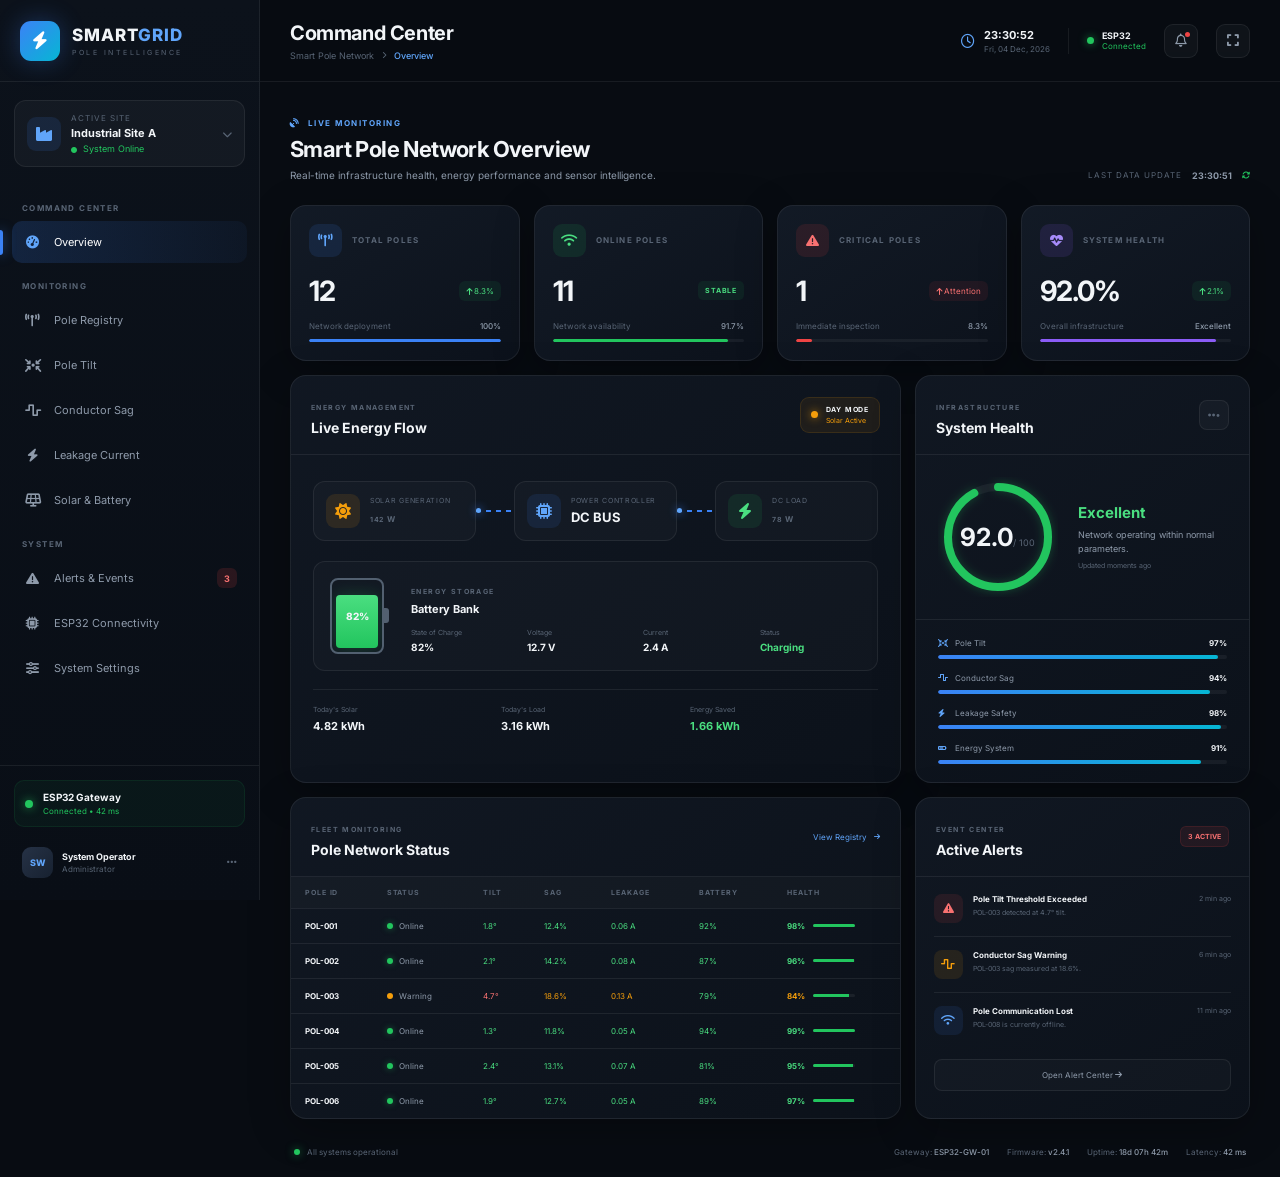
<file: index.html>
<!DOCTYPE html>
<html lang="en">
<head>
    <meta charset="UTF-8">
    <meta name="viewport" content="width=device-width, initial-scale=1.0">

    <title>Smart Pole | Command Center</title>

    <link rel="preconnect" href="https://fonts.googleapis.com">
    <link rel="preconnect" href="https://fonts.gstatic.com" crossorigin>
    <link
        href="https://fonts.googleapis.com/css2?family=Inter:wght@400;500;600;700;800&display=swap"
        rel="stylesheet"
    >

    <link
        rel="stylesheet"
        href="https://cdnjs.cloudflare.com/ajax/libs/font-awesome/6.5.2/css/all.min.css"
    >

    <link rel="stylesheet" href="style.css">
</head>

<body>

<div class="app-shell">

    <!-- ================= SIDEBAR ================= -->

    <aside class="sidebar">

        <div class="brand">

            <div class="brand-logo">
                <i class="fa-solid fa-bolt"></i>
            </div>

            <div>
                <h2>SMART<span>GRID</span></h2>
                <p>POLE INTELLIGENCE</p>
            </div>

        </div>


        <div class="site-selector">

            <div class="site-icon">
                <i class="fa-solid fa-industry"></i>
            </div>

            <div class="site-info">
                <small>ACTIVE SITE</small>
                <strong>Industrial Site A</strong>
                <span>
                    <i class="fa-solid fa-circle"></i>
                    System Online
                </span>
            </div>

            <i class="fa-solid fa-chevron-down site-arrow"></i>

        </div>


        <nav class="main-navigation">

            <div class="nav-section-title">
                COMMAND CENTER
            </div>

            <a href="#" class="nav-item active">
                <span class="nav-icon">
                    <i class="fa-solid fa-gauge-high"></i>
                </span>
                <span>Overview</span>
            </a>


            <div class="nav-section-title">
                MONITORING
            </div>

            <a href="#" class="nav-item">
                <span class="nav-icon">
                    <i class="fa-solid fa-tower-broadcast"></i>
                </span>
                <span>Pole Registry</span>
            </a>

            <a href="#" class="nav-item">
                <span class="nav-icon">
                    <i class="fa-solid fa-arrows-to-circle"></i>
                </span>
                <span>Pole Tilt</span>
            </a>

            <a href="#" class="nav-item">
                <span class="nav-icon">
                    <i class="fa-solid fa-wave-square"></i>
                </span>
                <span>Conductor Sag</span>
            </a>

            <a href="#" class="nav-item">
                <span class="nav-icon">
                    <i class="fa-solid fa-bolt"></i>
                </span>
                <span>Leakage Current</span>
            </a>

            <a href="#" class="nav-item">
                <span class="nav-icon">
                    <i class="fa-solid fa-solar-panel"></i>
                </span>
                <span>Solar & Battery</span>
            </a>


            <div class="nav-section-title">
                SYSTEM
            </div>

            <a href="#" class="nav-item">
                <span class="nav-icon">
                    <i class="fa-solid fa-triangle-exclamation"></i>
                </span>

                <span>Alerts & Events</span>

                <span class="nav-badge">3</span>
            </a>

            <a href="#" class="nav-item">
                <span class="nav-icon">
                    <i class="fa-solid fa-microchip"></i>
                </span>
                <span>ESP32 Connectivity</span>
            </a>

            <a href="#" class="nav-item">
                <span class="nav-icon">
                    <i class="fa-solid fa-sliders"></i>
                </span>
                <span>System Settings</span>
            </a>

        </nav>


        <div class="sidebar-bottom">

            <div class="system-status">

                <div class="status-dot"></div>

                <div>
                    <strong>ESP32 Gateway</strong>
                    <small>Connected • 42 ms</small>
                </div>

            </div>


            <div class="user-profile">

                <div class="user-avatar">
                    SW
                </div>

                <div>
                    <strong>System Operator</strong>
                    <small>Administrator</small>
                </div>

                <i class="fa-solid fa-ellipsis"></i>

            </div>

        </div>

    </aside>


    <!-- ================= MAIN AREA ================= -->

    <main class="main-content">


        <!-- TOP HEADER -->

        <header class="topbar">

            <div class="page-title">

                <div class="mobile-menu">
                    <i class="fa-solid fa-bars"></i>
                </div>

                <div>
                    <h1>Command Center</h1>

                    <div class="breadcrumb">
                        <span>Smart Pole Network</span>
                        <i class="fa-solid fa-chevron-right"></i>
                        <strong>Overview</strong>
                    </div>
                </div>

            </div>


            <div class="topbar-actions">

                <div class="live-clock">
                    <i class="fa-regular fa-clock"></i>

                    <div>
                        <strong id="currentTime">--:--:--</strong>
                        <span id="currentDate">---</span>
                    </div>
                </div>


                <div class="connection-status">

                    <span class="connection-dot"></span>

                    <div>
                        <strong>ESP32</strong>
                        <small>Connected</small>
                    </div>

                </div>


                <button class="icon-button" title="Notifications">
                    <i class="fa-regular fa-bell"></i>
                    <span class="notification-dot"></span>
                </button>


                <button class="icon-button" title="Fullscreen" id="fullscreenBtn">
                    <i class="fa-solid fa-expand"></i>
                </button>

            </div>

        </header>


        <!-- ================= CONTENT ================= -->

        <section class="dashboard-content">


            <!-- WELCOME -->

            <div class="welcome-row">

                <div>

                    <span class="eyebrow">
                        <i class="fa-solid fa-satellite-dish"></i>
                        LIVE MONITORING
                    </span>

                    <h2>Smart Pole Network Overview</h2>

                    <p>
                        Real-time infrastructure health, energy performance
                        and sensor intelligence.
                    </p>

                </div>


                <div class="last-update">

                    <span>LAST DATA UPDATE</span>

                    <strong id="lastUpdate">
                        Just now
                    </strong>

                    <i class="fa-solid fa-rotate"></i>

                </div>

            </div>


            <!-- ================= KPI CARDS ================= -->

            <div class="kpi-grid">


                <!-- TOTAL POLES -->

                <div class="kpi-card">

                    <div class="kpi-top">

                        <div class="kpi-icon blue">
                            <i class="fa-solid fa-tower-broadcast"></i>
                        </div>

                        <span class="kpi-label">
                            TOTAL POLES
                        </span>

                    </div>


                    <div class="kpi-value-row">

                        <strong id="totalPoles">
                            12
                        </strong>

                        <span class="kpi-trend positive">
                            <i class="fa-solid fa-arrow-up"></i>
                            8.3%
                        </span>

                    </div>


                    <div class="kpi-bottom">
                        <span>Network deployment</span>
                        <strong>100%</strong>
                    </div>

                    <div class="progress-bar">
                        <span style="width:100%"></span>
                    </div>

                </div>


                <!-- ONLINE -->

                <div class="kpi-card">

                    <div class="kpi-top">

                        <div class="kpi-icon green">
                            <i class="fa-solid fa-wifi"></i>
                        </div>

                        <span class="kpi-label">
                            ONLINE POLES
                        </span>

                    </div>


                    <div class="kpi-value-row">

                        <strong id="onlinePoles">
                            10
                        </strong>

                        <span class="status-pill success">
                            STABLE
                        </span>

                    </div>


                    <div class="kpi-bottom">
                        <span>Network availability</span>
                        <strong id="availability">83.3%</strong>
                    </div>

                    <div class="progress-bar green-bar">
                        <span id="availabilityBar" style="width:83.3%"></span>
                    </div>

                </div>


                <!-- CRITICAL -->

                <div class="kpi-card">

                    <div class="kpi-top">

                        <div class="kpi-icon red">
                            <i class="fa-solid fa-triangle-exclamation"></i>
                        </div>

                        <span class="kpi-label">
                            CRITICAL POLES
                        </span>

                    </div>


                    <div class="kpi-value-row">

                        <strong id="criticalPoles">
                            1
                        </strong>

                        <span class="kpi-trend negative">
                            <i class="fa-solid fa-arrow-up"></i>
                            Attention
                        </span>

                    </div>


                    <div class="kpi-bottom">
                        <span>Immediate inspection</span>
                        <strong id="criticalPercentage">8.3%</strong>
                    </div>

                    <div class="progress-bar red-bar">
                        <span id="criticalBar" style="width:8.3%"></span>
                    </div>

                </div>


                <!-- HEALTH -->

                <div class="kpi-card">

                    <div class="kpi-top">

                        <div class="kpi-icon purple">
                            <i class="fa-solid fa-heart-pulse"></i>
                        </div>

                        <span class="kpi-label">
                            SYSTEM HEALTH
                        </span>

                    </div>


                    <div class="kpi-value-row">

                        <strong id="systemHealth">
                            94.6%
                        </strong>

                        <span class="kpi-trend positive">
                            <i class="fa-solid fa-arrow-up"></i>
                            2.1%
                        </span>

                    </div>


                    <div class="kpi-bottom">
                        <span>Overall infrastructure</span>
                        <strong>Excellent</strong>
                    </div>

                    <div class="progress-bar purple-bar">
                        <span id="healthBar" style="width:94.6%"></span>
                    </div>

                </div>


            </div>


            <!-- ================= ENERGY + HEALTH ================= -->

            <div class="main-grid">


                <!-- ENERGY FLOW -->

                <div class="panel energy-panel">

                    <div class="panel-header">

                        <div>

                            <span class="panel-eyebrow">
                                ENERGY MANAGEMENT
                            </span>

                            <h3>Live Energy Flow</h3>

                        </div>


                        <div class="mode-indicator" id="energyMode">

                            <span class="mode-dot"></span>

                            <div>
                                <strong>DAY MODE</strong>
                                <small>Solar Active</small>
                            </div>

                        </div>

                    </div>


                    <div class="energy-flow">


                        <!-- SOLAR -->

                        <div class="energy-node solar-node">

                            <div class="energy-icon">
                                <i class="fa-solid fa-sun"></i>
                            </div>

                            <div class="energy-node-info">
                                <span>SOLAR GENERATION</span>
                                <strong>
                                    <span id="solarPower">142</span>
                                    <small>W</small>
                                </strong>
                            </div>

                        </div>


                        <div class="energy-line">

                            <span class="energy-particle"></span>

                        </div>


                        <!-- CONTROLLER -->

                        <div class="energy-node controller-node">

                            <div class="energy-icon">
                                <i class="fa-solid fa-microchip"></i>
                            </div>

                            <div class="energy-node-info">
                                <span>POWER CONTROLLER</span>
                                <strong>DC BUS</strong>
                            </div>

                        </div>


                        <div class="energy-line">

                            <span class="energy-particle"></span>

                        </div>


                        <!-- LOAD -->

                        <div class="energy-node load-node">

                            <div class="energy-icon">
                                <i class="fa-solid fa-bolt"></i>
                            </div>

                            <div class="energy-node-info">
                                <span>DC LOAD</span>
                                <strong>
                                    <span id="dcLoad">78</span>
                                    <small>W</small>
                                </strong>
                            </div>

                        </div>


                    </div>


                    <!-- BATTERY -->

                    <div class="battery-flow">

                        <div class="battery-visual">

                            <div class="battery-body">

                                <div
                                    class="battery-level"
                                    id="batteryLevel"
                                    style="height:82%"
                                ></div>

                                <span id="batterySOC">82%</span>

                            </div>

                            <div class="battery-terminal"></div>

                        </div>


                        <div class="battery-details">

                            <span class="panel-eyebrow">
                                ENERGY STORAGE
                            </span>

                            <h4>Battery Bank</h4>

                            <div class="battery-stats">

                                <div>
                                    <span>State of Charge</span>
                                    <strong id="batterySOCText">82%</strong>
                                </div>

                                <div>
                                    <span>Voltage</span>
                                    <strong id="batteryVoltage">12.7 V</strong>
                                </div>

                                <div>
                                    <span>Current</span>
                                    <strong id="batteryCurrent">2.4 A</strong>
                                </div>

                                <div>
                                    <span>Status</span>
                                    <strong class="green-text" id="batteryStatus">
                                        Charging
                                    </strong>
                                </div>

                            </div>

                        </div>

                    </div>


                    <div class="energy-summary">

                        <div>
                            <span>Today's Solar</span>
                            <strong id="todaySolar">4.82 kWh</strong>
                        </div>

                        <div>
                            <span>Today's Load</span>
                            <strong id="todayLoad">3.16 kWh</strong>
                        </div>

                        <div>
                            <span>Energy Saved</span>
                            <strong class="green-text">1.66 kWh</strong>
                        </div>

                    </div>

                </div>


                <!-- SYSTEM HEALTH -->

                <div class="panel health-panel">

                    <div class="panel-header">

                        <div>

                            <span class="panel-eyebrow">
                                INFRASTRUCTURE
                            </span>

                            <h3>System Health</h3>

                        </div>

                        <button class="panel-action">
                            <i class="fa-solid fa-ellipsis"></i>
                        </button>

                    </div>


                    <div class="health-score">

                        <div class="health-ring">

                            <svg viewBox="0 0 120 120">

                                <circle
                                    class="ring-bg"
                                    cx="60"
                                    cy="60"
                                    r="50"
                                />

                                <circle
                                    class="ring-progress"
                                    cx="60"
                                    cy="60"
                                    r="50"
                                />

                            </svg>

                            <div class="ring-content">

                                <strong id="healthRingValue">
                                    94.6
                                </strong>

                                <span>/ 100</span>

                            </div>

                        </div>


                        <div class="health-score-info">

                            <strong>Excellent</strong>

                            <span>
                                Network operating within
                                normal parameters.
                            </span>

                            <small>
                                Updated moments ago
                            </small>

                        </div>

                    </div>


                    <div class="health-metrics">

                        <div class="health-metric">

                            <div class="metric-title">
                                <span>
                                    <i class="fa-solid fa-arrows-to-circle"></i>
                                    Pole Tilt
                                </span>

                                <strong>97%</strong>
                            </div>

                            <div class="metric-bar">
                                <span style="width:97%"></span>
                            </div>

                        </div>


                        <div class="health-metric">

                            <div class="metric-title">
                                <span>
                                    <i class="fa-solid fa-wave-square"></i>
                                    Conductor Sag
                                </span>

                                <strong>94%</strong>
                            </div>

                            <div class="metric-bar">
                                <span style="width:94%"></span>
                            </div>

                        </div>


                        <div class="health-metric">

                            <div class="metric-title">
                                <span>
                                    <i class="fa-solid fa-bolt"></i>
                                    Leakage Safety
                                </span>

                                <strong>98%</strong>
                            </div>

                            <div class="metric-bar">
                                <span style="width:98%"></span>
                            </div>

                        </div>


                        <div class="health-metric">

                            <div class="metric-title">
                                <span>
                                    <i class="fa-solid fa-battery-three-quarters"></i>
                                    Energy System
                                </span>

                                <strong>91%</strong>
                            </div>

                            <div class="metric-bar">
                                <span style="width:91%"></span>
                            </div>

                        </div>

                    </div>

                </div>

            </div>


            <!-- ================= LOWER GRID ================= -->

            <div class="lower-grid">


                <!-- POLE STATUS -->

                <div class="panel pole-panel">

                    <div class="panel-header">

                        <div>

                            <span class="panel-eyebrow">
                                FLEET MONITORING
                            </span>

                            <h3>Pole Network Status</h3>

                        </div>


                        <button class="view-all">
                            View Registry
                            <i class="fa-solid fa-arrow-right"></i>
                        </button>

                    </div>


                    <div class="table-wrapper">

                        <table>

                            <thead>

                                <tr>
                                    <th>POLE ID</th>
                                    <th>STATUS</th>
                                    <th>TILT</th>
                                    <th>SAG</th>
                                    <th>LEAKAGE</th>
                                    <th>BATTERY</th>
                                    <th>HEALTH</th>
                                </tr>

                            </thead>


                            <tbody id="poleTable">

                                <!-- JS INSERTS DATA -->

                            </tbody>

                        </table>

                    </div>

                </div>


                <!-- ALERTS -->

                <div class="panel alerts-panel">

                    <div class="panel-header">

                        <div>

                            <span class="panel-eyebrow">
                                EVENT CENTER
                            </span>

                            <h3>Active Alerts</h3>

                        </div>

                        <span class="alert-count">
                            3 ACTIVE
                        </span>

                    </div>


                    <div class="alerts-list" id="alertsList">

                        <!-- JS INSERTS ALERTS -->

                    </div>


                    <button class="alerts-button">
                        Open Alert Center
                        <i class="fa-solid fa-arrow-right"></i>
                    </button>

                </div>

            </div>


            <!-- ================= FOOTER STATUS ================= -->

            <div class="dashboard-footer">

                <div>

                    <span class="footer-indicator"></span>

                    <span>
                        All systems operational
                    </span>

                </div>


                <div class="footer-info">

                    <span>
                        Gateway:
                        <strong>ESP32-GW-01</strong>
                    </span>

                    <span>
                        Firmware:
                        <strong>v2.4.1</strong>
                    </span>

                    <span>
                        Uptime:
                        <strong>18d 07h 42m</strong>
                    </span>

                    <span>
                        Latency:
                        <strong>42 ms</strong>
                    </span>

                </div>

            </div>


        </section>

    </main>

</div>


<!-- ================= NOTIFICATION ================= -->

<div class="toast" id="toast">

    <div class="toast-icon">
        <i class="fa-solid fa-check"></i>
    </div>

    <div>
        <strong>System Updated</strong>
        <span>Live telemetry synchronized.</span>
    </div>

</div>


<script src="script.js"></script>

</body>
</html>
</file>
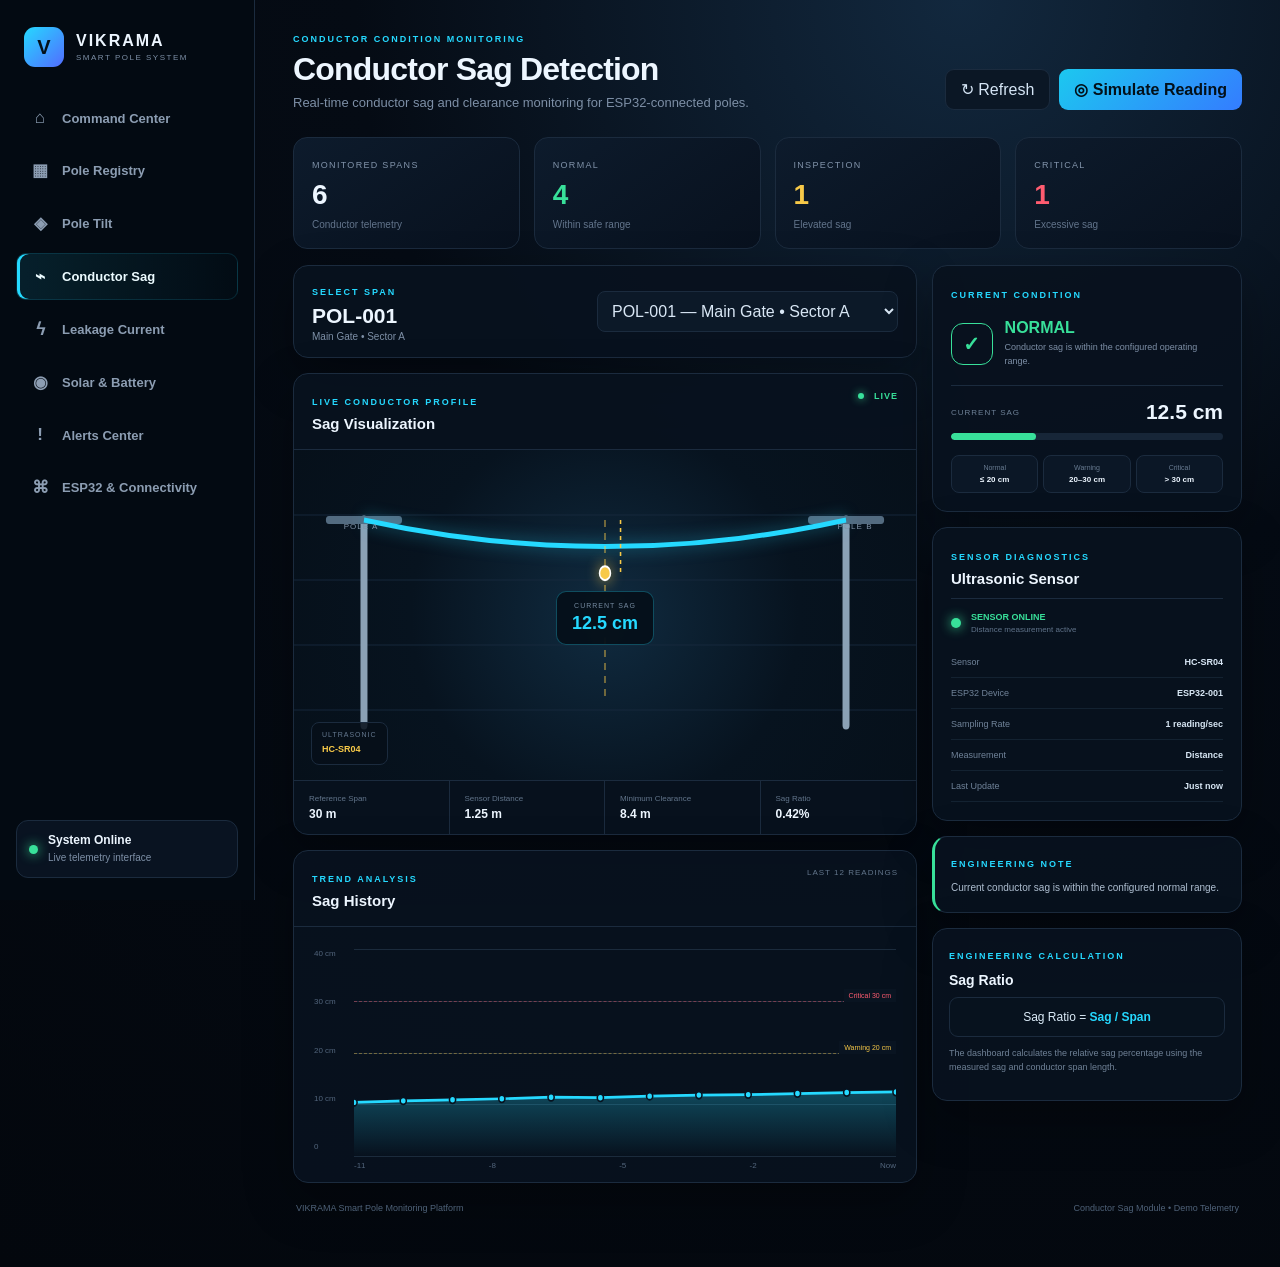
<file: tab4/index.html>
<!DOCTYPE html>
<html lang="en">
<head>
  <meta charset="UTF-8">
  <meta name="viewport" content="width=device-width, initial-scale=1.0">

  <meta name="theme-color" content="#050b14">

  <title>VIKRAMA | Conductor Sag Monitoring</title>

  <link rel="stylesheet" href="style.css">
</head>

<body>

<div class="app-shell">

  <!-- ==================================================
       SIDEBAR
  =================================================== -->

  <aside class="sidebar">

    <div class="brand">

      <div class="brand-mark">
        V
      </div>

      <div>
        <strong>VIKRAMA</strong>
        <span>SMART POLE SYSTEM</span>
      </div>

    </div>


    <nav class="nav">

      <a href="#" class="nav-item">
        <span>⌂</span>
        Command Center
      </a>

      <a href="#" class="nav-item">
        <span>▦</span>
        Pole Registry
      </a>

      <a href="#" class="nav-item">
        <span>◈</span>
        Pole Tilt
      </a>

      <a href="#" class="nav-item active">
        <span>⌁</span>
        Conductor Sag
      </a>

      <a href="#" class="nav-item">
        <span>ϟ</span>
        Leakage Current
      </a>

      <a href="#" class="nav-item">
        <span>◉</span>
        Solar & Battery
      </a>

      <a href="#" class="nav-item">
        <span>!</span>
        Alerts Center
      </a>

      <a href="#" class="nav-item">
        <span>⌘</span>
        ESP32 & Connectivity
      </a>

    </nav>


    <div class="sidebar-footer">

      <i></i>

      <div>
        <b>System Online</b>
        <small>Live telemetry interface</small>
      </div>

    </div>

  </aside>


  <!-- ==================================================
       MAIN
  =================================================== -->

  <main class="main">


    <!-- HEADER -->

    <header class="topbar">

      <div>

        <p class="eyebrow">
          CONDUCTOR CONDITION MONITORING
        </p>

        <h1>
          Conductor Sag Detection
        </h1>

        <p class="subtitle">
          Real-time conductor sag and clearance monitoring
          for ESP32-connected poles.
        </p>

      </div>


      <div class="actions">

        <button
          class="ghost"
          id="refreshBtn"
        >
          ↻ Refresh
        </button>

        <button
          class="primary"
          id="simulateBtn"
        >
          ◎ Simulate Reading
        </button>

      </div>

    </header>


    <!-- ==================================================
         KPI CARDS
    =================================================== -->

    <section class="kpis">

      <article>

        <span>MONITORED SPANS</span>

        <strong id="total">
          0
        </strong>

        <small>
          Conductor telemetry
        </small>

      </article>


      <article class="good">

        <span>NORMAL</span>

        <strong id="normal">
          0
        </strong>

        <small>
          Within safe range
        </small>

      </article>


      <article class="warn">

        <span>INSPECTION</span>

        <strong id="warning">
          0
        </strong>

        <small>
          Elevated sag
        </small>

      </article>


      <article class="bad">

        <span>CRITICAL</span>

        <strong id="critical">
          0
        </strong>

        <small>
          Excessive sag
        </small>

      </article>

    </section>


    <!-- ==================================================
         WORKSPACE
    =================================================== -->

    <section class="workspace">


      <!-- ==================================================
           LEFT
      =================================================== -->

      <div class="left-column">


        <!-- POLE SELECTOR -->

        <div class="selector-card">

          <div>

            <span class="label">
              SELECT SPAN
            </span>

            <h2 id="selectedId">
              POL-001
            </h2>

            <p id="selectedLocation">
              Main Gate • Sector A
            </p>

          </div>


          <select id="poleSelect"></select>

        </div>


        <!-- ==================================================
             CONDUCTOR PROFILE
        =================================================== -->

        <div class="profile-card">


          <div class="card-title">

            <div>

              <span class="label">
                LIVE CONDUCTOR PROFILE
              </span>

              <h2>
                Sag Visualization
              </h2>

            </div>


            <span class="live">

              <i></i>

              LIVE

            </span>

          </div>


          <div class="profile-area">


            <svg
              id="conductorSvg"
              viewBox="0 0 800 330"
              preserveAspectRatio="none"
            >

              <!-- GRID -->

              <g class="profile-grid">

                <line
                  x1="0"
                  y1="65"
                  x2="800"
                  y2="65"
                />

                <line
                  x1="0"
                  y1="130"
                  x2="800"
                  y2="130"
                />

                <line
                  x1="0"
                  y1="195"
                  x2="800"
                  y2="195"
                />

                <line
                  x1="0"
                  y1="260"
                  x2="800"
                  y2="260"
                />

              </g>


              <!-- SUPPORT POLES -->

              <line
                class="support-pole"
                x1="90"
                y1="70"
                x2="90"
                y2="275"
              />

              <line
                class="support-pole"
                x1="710"
                y1="70"
                x2="710"
                y2="275"
              />


              <!-- TOP CROSS ARMS -->

              <line
                class="cross-arm"
                x1="45"
                y1="70"
                x2="135"
                y2="70"
              />

              <line
                class="cross-arm"
                x1="665"
                y1="70"
                x2="755"
                y2="70"
              />


              <!-- CONDUCTOR -->

              <path
                id="conductorPath"
                class="conductor"
                d="
                  M 90 70
                  Q 400 115
                  710 70
                "
              />


              <!-- LASER / ULTRASONIC REFERENCE -->

              <line
                class="sensor-line"
                x1="400"
                y1="70"
                x2="400"
                y2="250"
              />


              <circle
                id="sensorPoint"
                class="sensor-point"
                cx="400"
                cy="115"
                r="7"
              />


              <!-- SAG MEASUREMENT -->

              <line
                id="measurementLine"
                class="measurement-line"
                x1="420"
                y1="70"
                x2="420"
                y2="115"
              />

            </svg>


            <div class="support-label left-label">
              POLE A
            </div>

            <div class="support-label right-label">
              POLE B
            </div>


            <div class="sag-badge">

              <span>
                CURRENT SAG
              </span>

              <strong id="visualSag">
                12.5 cm
              </strong>

            </div>


            <div class="sensor-badge">

              <span>
                ULTRASONIC
              </span>

              <strong>
                HC-SR04
              </strong>

            </div>

          </div>


          <!-- PROFILE FOOTER -->

          <div class="profile-footer">

            <div>

              <span>
                Reference Span
              </span>

              <b id="spanLength">
                30 m
              </b>

            </div>


            <div>

              <span>
                Sensor Distance
              </span>

              <b id="sensorDistance">
                1.25 m
              </b>

            </div>


            <div>

              <span>
                Minimum Clearance
              </span>

              <b id="clearance">
                8.4 m
              </b>

            </div>


            <div>

              <span>
                Sag Ratio
              </span>

              <b id="sagRatio">
                0.42%
              </b>

            </div>

          </div>

        </div>


        <!-- ==================================================
             TREND
        =================================================== -->

        <div class="trend-card">


          <div class="card-title">

            <div>

              <span class="label">
                TREND ANALYSIS
              </span>

              <h2>
                Sag History
              </h2>

            </div>


            <span class="range">
              LAST 12 READINGS
            </span>

          </div>


          <div class="chart-wrap">


            <div class="y-labels">

              <span>
                40 cm
              </span>

              <span>
                30 cm
              </span>

              <span>
                20 cm
              </span>

              <span>
                10 cm
              </span>

              <span>
                0
              </span>

            </div>


            <div class="chart-area">

              <div class="grid-lines">

                <i></i>
                <i></i>
                <i></i>
                <i></i>
                <i></i>

              </div>


              <svg
                id="trendSvg"
                viewBox="0 0 700 230"
                preserveAspectRatio="none"
              >

                <defs>

                  <linearGradient
                    id="areaGradient"
                    x1="0"
                    x2="0"
                    y1="0"
                    y2="1"
                  >

                    <stop
                      offset="0%"
                      stop-color="#25d9ff"
                      stop-opacity=".28"
                    />

                    <stop
                      offset="100%"
                      stop-color="#25d9ff"
                      stop-opacity="0"
                    />

                  </linearGradient>

                </defs>


                <path
                  id="areaPath"
                  fill="url(#areaGradient)"
                ></path>


                <path
                  id="linePath"
                  fill="none"
                  stroke="#25d9ff"
                  stroke-width="3"
                  stroke-linecap="round"
                  stroke-linejoin="round"
                ></path>


                <g id="points"></g>

              </svg>


              <div class="threshold warning-line">

                <span>
                  Warning 20 cm
                </span>

              </div>


              <div class="threshold critical-line">

                <span>
                  Critical 30 cm
                </span>

              </div>

            </div>

          </div>


          <div class="x-labels">

            <span>
              -11
            </span>

            <span>
              -8
            </span>

            <span>
              -5
            </span>

            <span>
              -2
            </span>

            <span>
              Now
            </span>

          </div>

        </div>

      </div>


      <!-- ==================================================
           RIGHT
      =================================================== -->

      <aside class="right-column">


        <!-- STATUS -->

        <div class="status-card">

          <span class="label">
            CURRENT CONDITION
          </span>


          <div class="condition">


            <div
              class="condition-icon"
              id="conditionIcon"
            >
              ✓
            </div>


            <div>

              <h2 id="conditionText">
                NORMAL
              </h2>

              <p id="conditionSub">
                Conductor sag is within the
                configured operating range.
              </p>

            </div>

          </div>


          <div class="metric">

            <div>

              <span>
                CURRENT SAG
              </span>

              <b id="currentSag">
                12.5 cm
              </b>

            </div>


            <div class="meter">

              <i id="sagMeter"></i>

            </div>

          </div>


          <div class="limits">

            <div>

              <span>
                Normal
              </span>

              <b>
                ≤ 20 cm
              </b>

            </div>


            <div>

              <span>
                Warning
              </span>

              <b>
                20–30 cm
              </b>

            </div>


            <div>

              <span>
                Critical
              </span>

              <b>
                &gt; 30 cm
              </b>

            </div>

          </div>

        </div>


        <!-- SENSOR -->

        <div class="diagnostic-card">


          <div class="card-title">

            <div>

              <span class="label">
                SENSOR DIAGNOSTICS
              </span>

              <h2>
                Ultrasonic Sensor
              </h2>

            </div>

          </div>


          <div class="sensor-status">

            <div class="sensor-dot"></div>

            <div>

              <b>
                SENSOR ONLINE
              </b>

              <small>
                Distance measurement active
              </small>

            </div>

          </div>


          <div class="info">

            <span>
              Sensor
            </span>

            <b>
              HC-SR04
            </b>

          </div>


          <div class="info">

            <span>
              ESP32 Device
            </span>

            <b id="device">
              ESP32-001
            </b>

          </div>


          <div class="info">

            <span>
              Sampling Rate
            </span>

            <b>
              1 reading/sec
            </b>

          </div>


          <div class="info">

            <span>
              Measurement
            </span>

            <b>
              Distance
            </b>

          </div>


          <div class="info">

            <span>
              Last Update
            </span>

            <b id="update">
              Just now
            </b>

          </div>

        </div>


        <!-- ENGINEERING -->

        <div
          class="alert-card"
          id="alertCard"
        >

          <span class="label">
            ENGINEERING NOTE
          </span>


          <p id="engineeringNote">

            Current conductor sag is within
            the configured normal range.

          </p>

        </div>


        <!-- CALCULATION -->

        <div class="formula-card">

          <span class="label">
            ENGINEERING CALCULATION
          </span>


          <h3>
            Sag Ratio
          </h3>


          <div class="formula">

            Sag Ratio =
            <span>
              Sag / Span
            </span>

          </div>


          <p>

            The dashboard calculates the relative
            sag percentage using the measured sag
            and conductor span length.

          </p>

        </div>

      </aside>

    </section>


    <!-- FOOTER -->

    <footer>

      <span>
        VIKRAMA Smart Pole Monitoring Platform
      </span>

      <span>
        Conductor Sag Module • Demo Telemetry
      </span>

    </footer>

  </main>

</div>


<script src="script.js"></script>

</body>
</html>
</file>
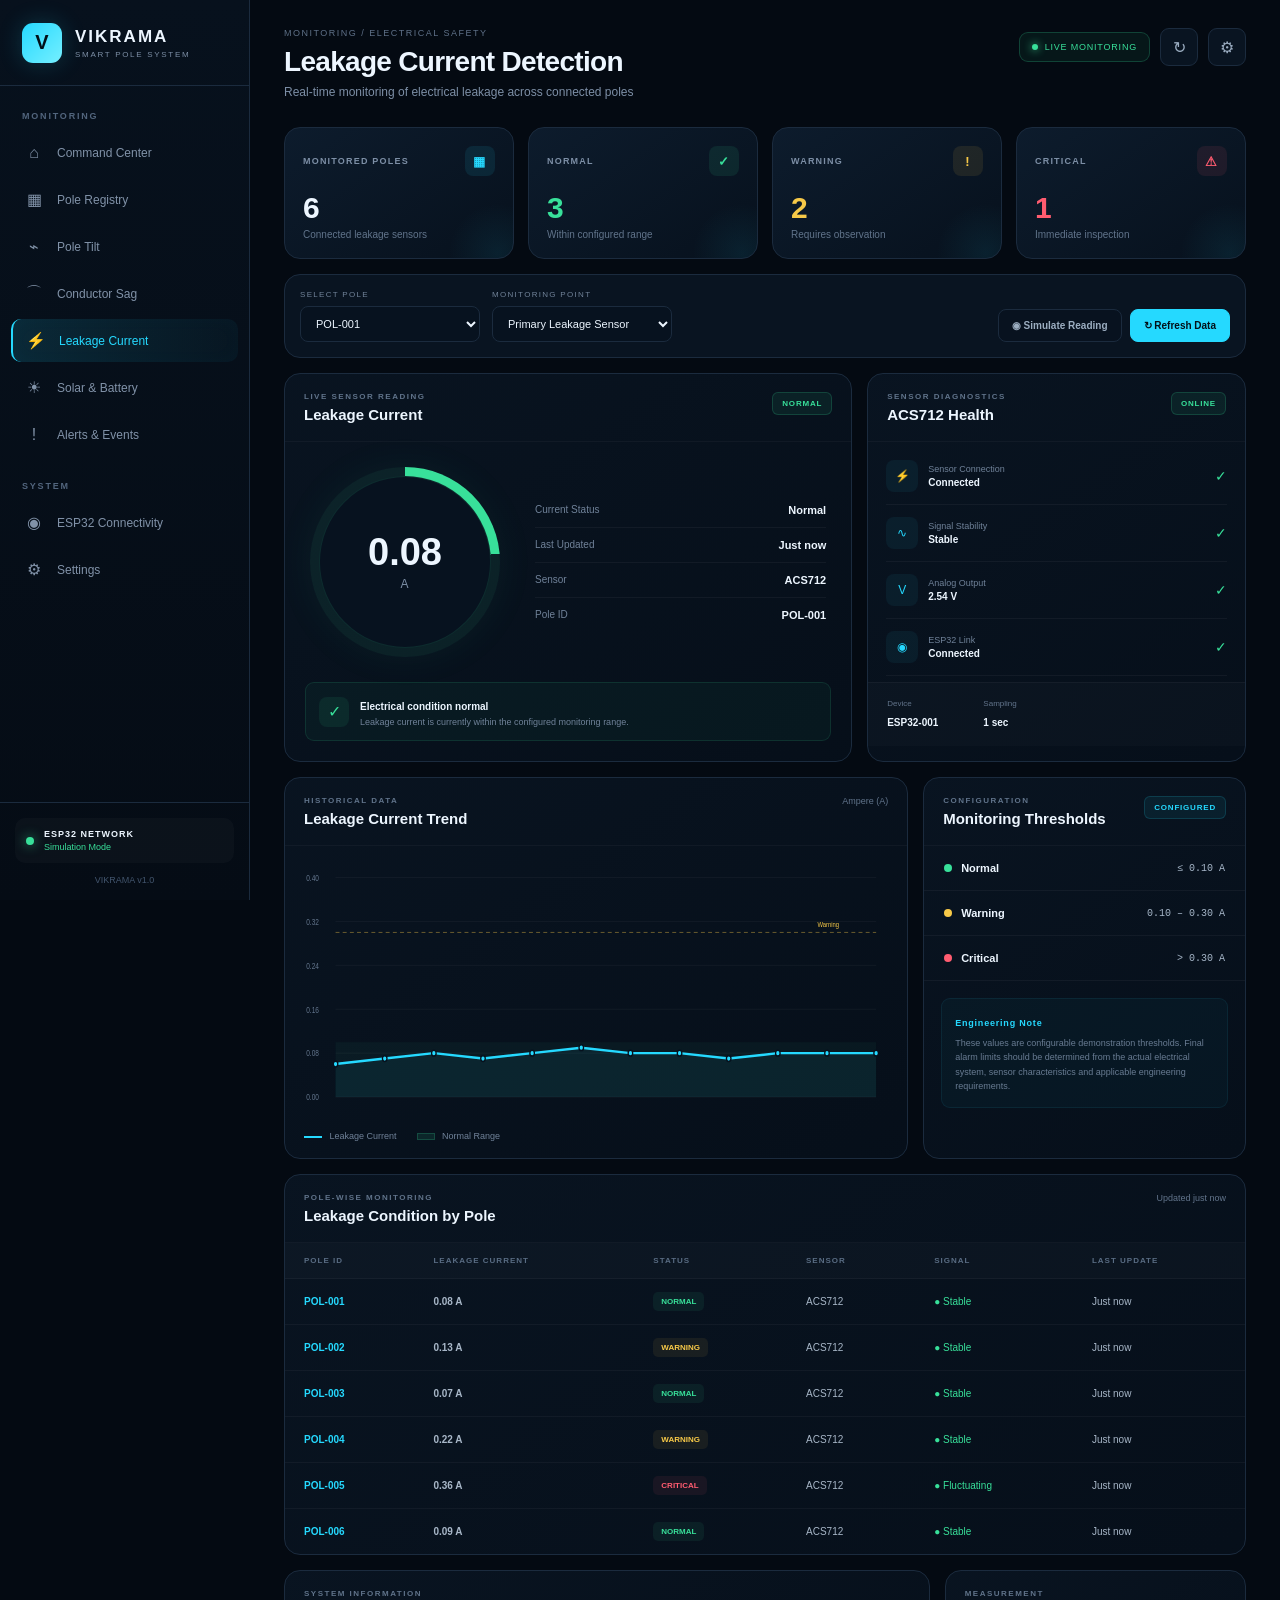
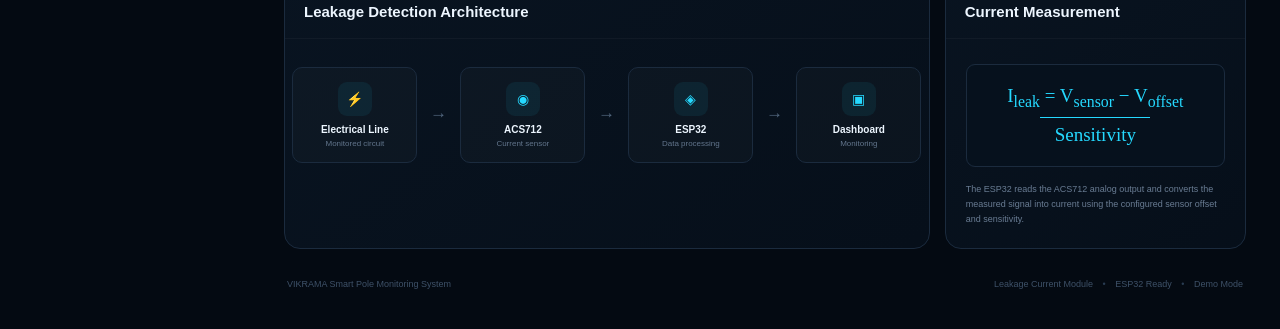
<file: tab5/index.html>
<!DOCTYPE html>
<html lang="en">
<head>
    <meta charset="UTF-8">
    <meta name="viewport" content="width=device-width, initial-scale=1.0">

    <title>VIKRAMA | Leakage Current Monitoring</title>

    <link rel="stylesheet" href="style.css">
</head>

<body>

<div class="app">

    <!-- ================= SIDEBAR ================= -->
    <aside class="sidebar">

        <div class="brand">
            <div class="brand-mark">V</div>

            <div>
                <h1>VIKRAMA</h1>
                <span>SMART POLE SYSTEM</span>
            </div>
        </div>

        <div class="sidebar-section">
            MONITORING
        </div>

        <nav class="navigation">

            <a href="#" class="nav-item">
                <span class="nav-icon">⌂</span>
                <span>Command Center</span>
            </a>

            <a href="#" class="nav-item">
                <span class="nav-icon">▦</span>
                <span>Pole Registry</span>
            </a>

            <a href="#" class="nav-item">
                <span class="nav-icon">⌁</span>
                <span>Pole Tilt</span>
            </a>

            <a href="#" class="nav-item">
                <span class="nav-icon">⌒</span>
                <span>Conductor Sag</span>
            </a>

            <a href="#" class="nav-item active">
                <span class="nav-icon">⚡</span>
                <span>Leakage Current</span>
            </a>

            <a href="#" class="nav-item">
                <span class="nav-icon">☀</span>
                <span>Solar & Battery</span>
            </a>

            <a href="#" class="nav-item">
                <span class="nav-icon">!</span>
                <span>Alerts & Events</span>
            </a>

        </nav>

        <div class="sidebar-section">
            SYSTEM
        </div>

        <nav class="navigation">

            <a href="#" class="nav-item">
                <span class="nav-icon">◉</span>
                <span>ESP32 Connectivity</span>
            </a>

            <a href="#" class="nav-item">
                <span class="nav-icon">⚙</span>
                <span>Settings</span>
            </a>

        </nav>

        <div class="sidebar-bottom">

            <div class="connection-status">
                <span class="connection-dot"></span>

                <div>
                    <strong>ESP32 NETWORK</strong>
                    <small>Simulation Mode</small>
                </div>
            </div>

            <div class="version">
                VIKRAMA v1.0
            </div>

        </div>

    </aside>


    <!-- ================= MAIN ================= -->

    <main class="main">

        <!-- HEADER -->

        <header class="topbar">

            <div>

                <div class="breadcrumb">
                    MONITORING / ELECTRICAL SAFETY
                </div>

                <h2>Leakage Current Detection</h2>

                <p>
                    Real-time monitoring of electrical leakage across connected poles
                </p>

            </div>


            <div class="top-actions">

                <div class="live-indicator">
                    <span></span>
                    LIVE MONITORING
                </div>

                <button class="icon-button" id="refreshBtn">
                    ↻
                </button>

                <button class="icon-button">
                    ⚙
                </button>

            </div>

        </header>


        <!-- ================= KPI CARDS ================= -->

        <section class="kpi-grid">

            <div class="kpi-card">

                <div class="kpi-top">
                    <span>MONITORED POLES</span>
                    <div class="kpi-icon blue">▦</div>
                </div>

                <div class="kpi-value" id="totalPoles">
                    6
                </div>

                <div class="kpi-description">
                    Connected leakage sensors
                </div>

            </div>


            <div class="kpi-card">

                <div class="kpi-top">
                    <span>NORMAL</span>
                    <div class="kpi-icon green">✓</div>
                </div>

                <div class="kpi-value green-text" id="normalCount">
                    0
                </div>

                <div class="kpi-description">
                    Within configured range
                </div>

            </div>


            <div class="kpi-card">

                <div class="kpi-top">
                    <span>WARNING</span>
                    <div class="kpi-icon yellow">!</div>
                </div>

                <div class="kpi-value yellow-text" id="warningCount">
                    0
                </div>

                <div class="kpi-description">
                    Requires observation
                </div>

            </div>


            <div class="kpi-card">

                <div class="kpi-top">
                    <span>CRITICAL</span>
                    <div class="kpi-icon red">⚠</div>
                </div>

                <div class="kpi-value red-text" id="criticalCount">
                    0
                </div>

                <div class="kpi-description">
                    Immediate inspection
                </div>

            </div>

        </section>


        <!-- ================= CONTROL BAR ================= -->

        <section class="control-panel">

            <div class="control-left">

                <div class="field">

                    <label>SELECT POLE</label>

                    <select id="poleSelect"></select>

                </div>


                <div class="field">

                    <label>MONITORING POINT</label>

                    <select id="monitorPoint">

                        <option>Primary Leakage Sensor</option>
                        <option>Secondary Sensor</option>

                    </select>

                </div>

            </div>


            <div class="control-right">

                <button class="secondary-button" id="simulateBtn">
                    <span>◉</span>
                    Simulate Reading
                </button>

                <button class="primary-button" id="refreshDataBtn">
                    ↻ Refresh Data
                </button>

            </div>

        </section>


        <!-- ================= MAIN MONITOR ================= -->

        <section class="main-grid">

            <!-- CURRENT DISPLAY -->

            <div class="panel current-panel">

                <div class="panel-header">

                    <div>

                        <span class="eyebrow">
                            LIVE SENSOR READING
                        </span>

                        <h3>Leakage Current</h3>

                    </div>

                    <span class="status-badge" id="statusBadge">
                        NORMAL
                    </span>

                </div>


                <div class="current-display">

                    <div class="current-ring">

                        <div class="ring-inner">

                            <strong id="currentValue">
                                0.08
                            </strong>

                            <span>A</span>

                        </div>

                    </div>


                    <div class="current-info">

                        <div class="info-row">

                            <span>Current Status</span>

                            <strong id="currentStatus">
                                Normal
                            </strong>

                        </div>

                        <div class="info-row">

                            <span>Last Updated</span>

                            <strong id="lastUpdated">
                                Just now
                            </strong>

                        </div>

                        <div class="info-row">

                            <span>Sensor</span>

                            <strong>
                                ACS712
                            </strong>

                        </div>

                        <div class="info-row">

                            <span>Pole ID</span>

                            <strong id="currentPole">
                                POL-001
                            </strong>

                        </div>

                    </div>

                </div>


                <!-- ALERT BAR -->

                <div class="alert-strip" id="alertStrip">

                    <div class="alert-symbol">
                        ✓
                    </div>

                    <div>

                        <strong id="alertTitle">
                            Electrical condition normal
                        </strong>

                        <p id="alertText">
                            Leakage current is currently within the configured monitoring range.
                        </p>

                    </div>

                </div>

            </div>


            <!-- SENSOR STATUS -->

            <div class="panel">

                <div class="panel-header">

                    <div>

                        <span class="eyebrow">
                            SENSOR DIAGNOSTICS
                        </span>

                        <h3>ACS712 Health</h3>

                    </div>

                    <span class="online-badge">
                        ONLINE
                    </span>

                </div>


                <div class="diagnostic-list">

                    <div class="diagnostic-item">

                        <div class="diagnostic-icon">
                            ⚡
                        </div>

                        <div class="diagnostic-content">

                            <span>Sensor Connection</span>

                            <strong>Connected</strong>

                        </div>

                        <span class="check">
                            ✓
                        </span>

                    </div>


                    <div class="diagnostic-item">

                        <div class="diagnostic-icon">
                            ∿
                        </div>

                        <div class="diagnostic-content">

                            <span>Signal Stability</span>

                            <strong id="signalStatus">
                                Stable
                            </strong>

                        </div>

                        <span class="check">
                            ✓
                        </span>

                    </div>


                    <div class="diagnostic-item">

                        <div class="diagnostic-icon">
                            V
                        </div>

                        <div class="diagnostic-content">

                            <span>Analog Output</span>

                            <strong id="analogOutput">
                                2.54 V
                            </strong>

                        </div>

                        <span class="check">
                            ✓
                        </span>

                    </div>


                    <div class="diagnostic-item">

                        <div class="diagnostic-icon">
                            ◉
                        </div>

                        <div class="diagnostic-content">

                            <span>ESP32 Link</span>

                            <strong>
                                Connected
                            </strong>

                        </div>

                        <span class="check">
                            ✓
                        </span>

                    </div>

                </div>


                <div class="sensor-footer">

                    <div>
                        <span>Device</span>
                        <strong>ESP32-001</strong>
                    </div>

                    <div>
                        <span>Sampling</span>
                        <strong>1 sec</strong>
                    </div>

                </div>

            </div>

        </section>


        <!-- ================= TREND + THRESHOLDS ================= -->

        <section class="content-grid">

            <!-- TREND -->

            <div class="panel trend-panel">

                <div class="panel-header">

                    <div>

                        <span class="eyebrow">
                            HISTORICAL DATA
                        </span>

                        <h3>Leakage Current Trend</h3>

                    </div>

                    <div class="chart-unit">
                        Ampere (A)
                    </div>

                </div>


                <div class="chart-container">

                    <svg
                        id="trendChart"
                        viewBox="0 0 900 320"
                        preserveAspectRatio="none">
                    </svg>

                </div>


                <div class="chart-legend">

                    <div>
                        <span class="legend-line"></span>
                        Leakage Current
                    </div>

                    <div>
                        <span class="legend-normal"></span>
                        Normal Range
                    </div>

                </div>

            </div>


            <!-- THRESHOLDS -->

            <div class="panel threshold-panel">

                <div class="panel-header">

                    <div>

                        <span class="eyebrow">
                            CONFIGURATION
                        </span>

                        <h3>Monitoring Thresholds</h3>

                    </div>

                    <span class="config-badge">
                        CONFIGURED
                    </span>

                </div>


                <div class="threshold-item">

                    <div class="threshold-heading">

                        <span class="threshold-dot green-dot"></span>

                        <strong>Normal</strong>

                    </div>

                    <span class="threshold-value">
                        ≤ 0.10 A
                    </span>

                </div>


                <div class="threshold-item">

                    <div class="threshold-heading">

                        <span class="threshold-dot yellow-dot"></span>

                        <strong>Warning</strong>

                    </div>

                    <span class="threshold-value">
                        0.10 – 0.30 A
                    </span>

                </div>


                <div class="threshold-item">

                    <div class="threshold-heading">

                        <span class="threshold-dot red-dot"></span>

                        <strong>Critical</strong>

                    </div>

                    <span class="threshold-value">
                        &gt; 0.30 A
                    </span>

                </div>


                <div class="threshold-note">

                    <strong>Engineering Note</strong>

                    <p>
                        These values are configurable demonstration thresholds.
                        Final alarm limits should be determined from the actual
                        electrical system, sensor characteristics and applicable
                        engineering requirements.
                    </p>

                </div>

            </div>

        </section>


        <!-- ================= POLE CONDITION ================= -->

        <section class="panel pole-panel">

            <div class="panel-header">

                <div>

                    <span class="eyebrow">
                        POLE-WISE MONITORING
                    </span>

                    <h3>Leakage Condition by Pole</h3>

                </div>

                <span class="updated-label" id="tableUpdated">
                    Updated just now
                </span>

            </div>


            <div class="table-wrapper">

                <table>

                    <thead>

                        <tr>
                            <th>POLE ID</th>
                            <th>LEAKAGE CURRENT</th>
                            <th>STATUS</th>
                            <th>SENSOR</th>
                            <th>SIGNAL</th>
                            <th>LAST UPDATE</th>
                        </tr>

                    </thead>

                    <tbody id="poleTableBody">
                    </tbody>

                </table>

            </div>

        </section>


        <!-- ================= ENGINEERING INFORMATION ================= -->

        <section class="engineering-grid">

            <div class="panel">

                <div class="panel-header">

                    <div>

                        <span class="eyebrow">
                            SYSTEM INFORMATION
                        </span>

                        <h3>Leakage Detection Architecture</h3>

                    </div>

                </div>


                <div class="architecture">

                    <div class="architecture-node">

                        <div class="node-icon">
                            ⚡
                        </div>

                        <strong>Electrical Line</strong>

                        <span>Monitored circuit</span>

                    </div>


                    <div class="architecture-arrow">
                        →
                    </div>


                    <div class="architecture-node">

                        <div class="node-icon">
                            ◉
                        </div>

                        <strong>ACS712</strong>

                        <span>Current sensor</span>

                    </div>


                    <div class="architecture-arrow">
                        →
                    </div>


                    <div class="architecture-node">

                        <div class="node-icon">
                            ◈
                        </div>

                        <strong>ESP32</strong>

                        <span>Data processing</span>

                    </div>


                    <div class="architecture-arrow">
                        →
                    </div>


                    <div class="architecture-node">

                        <div class="node-icon">
                            ▣
                        </div>

                        <strong>Dashboard</strong>

                        <span>Monitoring</span>

                    </div>

                </div>

            </div>


            <div class="panel formula-panel">

                <div class="panel-header">

                    <div>

                        <span class="eyebrow">
                            MEASUREMENT
                        </span>

                        <h3>Current Measurement</h3>

                    </div>

                </div>


                <div class="formula">
                    I<sub>leak</sub> =
                    <span>V<sub>sensor</sub> − V<sub>offset</sub></span>
                    <hr>
                    Sensitivity
                </div>


                <p class="formula-description">
                    The ESP32 reads the ACS712 analog output and converts
                    the measured signal into current using the configured
                    sensor offset and sensitivity.
                </p>

            </div>

        </section>


        <!-- ================= FOOTER ================= -->

        <footer>

            <div>
                VIKRAMA Smart Pole Monitoring System
            </div>

            <div>
                Leakage Current Module
                <span>•</span>
                ESP32 Ready
                <span>•</span>
                Demo Mode
            </div>

        </footer>

    </main>

</div>

<script src="script.js"></script>

</body>
</html>
</file>
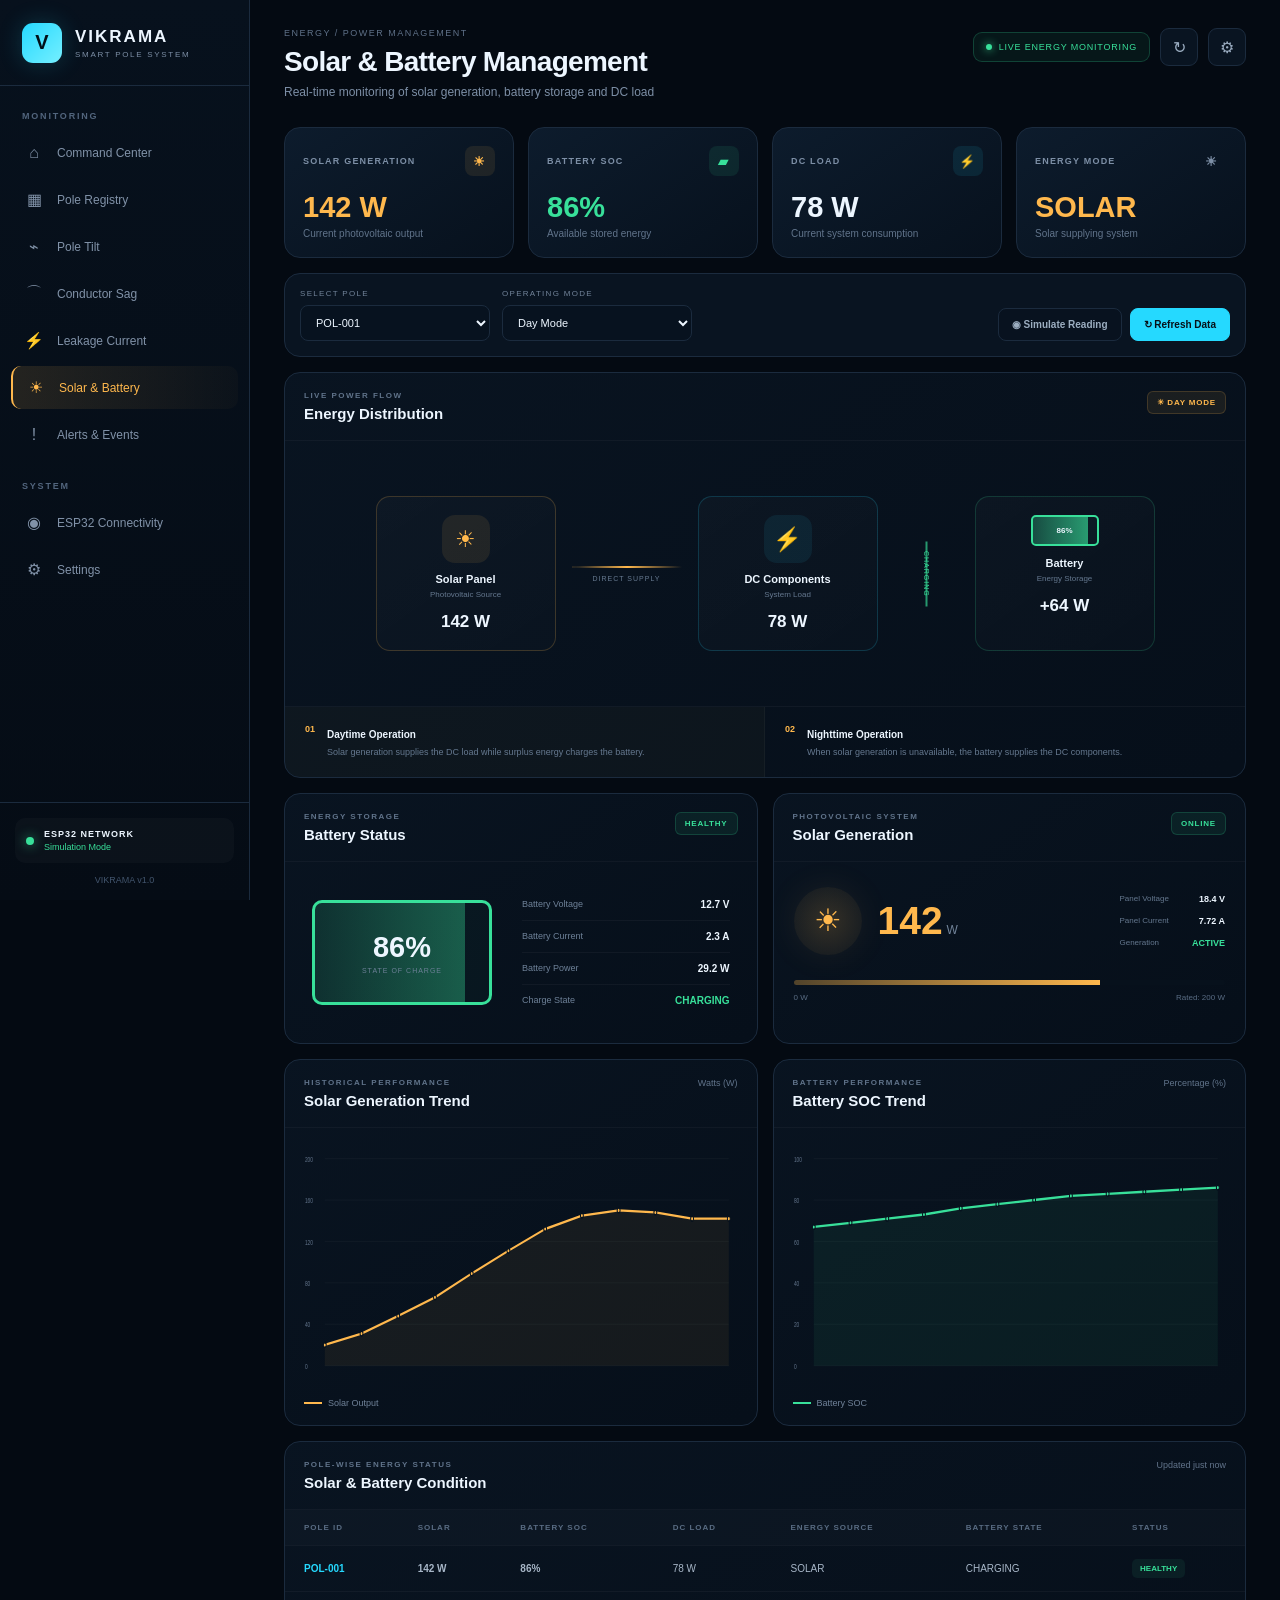
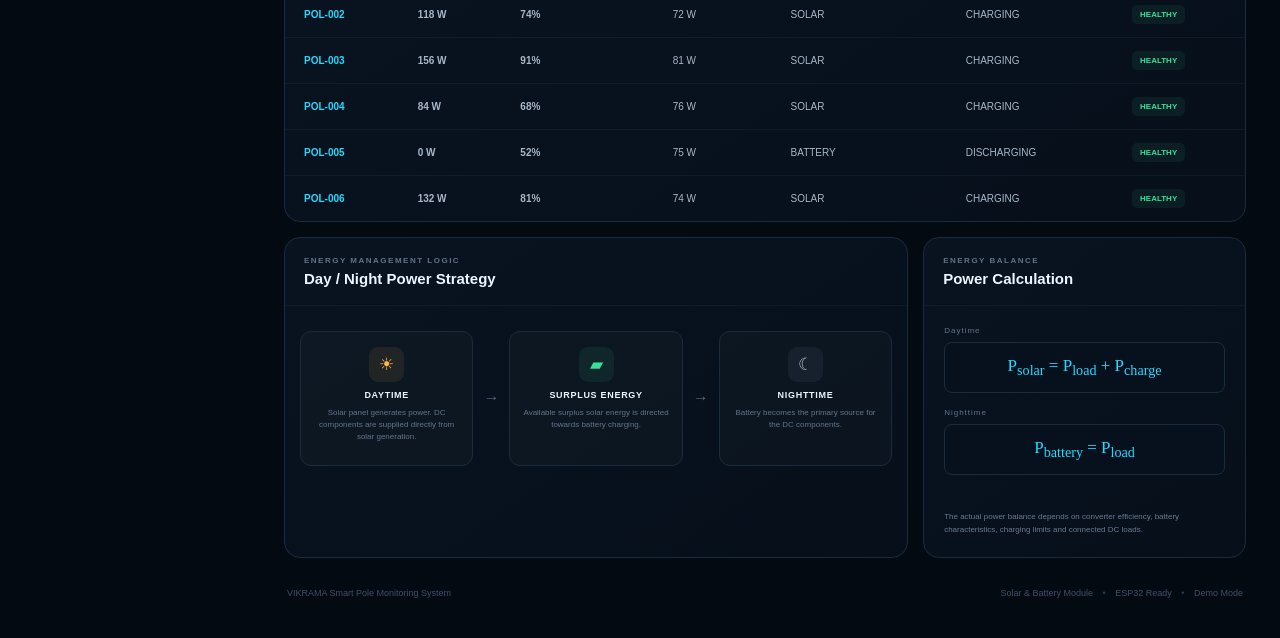
<file: tab6/index.html>
<!DOCTYPE html>
<html lang="en">
<head>
    <meta charset="UTF-8">
    <meta name="viewport" content="width=device-width, initial-scale=1.0">

    <title>VIKRAMA | Solar & Battery Energy</title>

    <link rel="stylesheet" href="style.css">
</head>

<body>

<div class="app">

    <!-- =====================================================
         SIDEBAR
         ===================================================== -->

    <aside class="sidebar">

        <div class="brand">

            <div class="brand-mark">
                V
            </div>

            <div>
                <h1>VIKRAMA</h1>
                <span>SMART POLE SYSTEM</span>
            </div>

        </div>


        <div class="sidebar-section">
            MONITORING
        </div>


        <nav class="navigation">

            <a href="#" class="nav-item">
                <span class="nav-icon">⌂</span>
                <span>Command Center</span>
            </a>

            <a href="#" class="nav-item">
                <span class="nav-icon">▦</span>
                <span>Pole Registry</span>
            </a>

            <a href="#" class="nav-item">
                <span class="nav-icon">⌁</span>
                <span>Pole Tilt</span>
            </a>

            <a href="#" class="nav-item">
                <span class="nav-icon">⌒</span>
                <span>Conductor Sag</span>
            </a>

            <a href="#" class="nav-item">
                <span class="nav-icon">⚡</span>
                <span>Leakage Current</span>
            </a>

            <a href="#" class="nav-item active">
                <span class="nav-icon">☀</span>
                <span>Solar & Battery</span>
            </a>

            <a href="#" class="nav-item">
                <span class="nav-icon">!</span>
                <span>Alerts & Events</span>
            </a>

        </nav>


        <div class="sidebar-section">
            SYSTEM
        </div>


        <nav class="navigation">

            <a href="#" class="nav-item">
                <span class="nav-icon">◉</span>
                <span>ESP32 Connectivity</span>
            </a>

            <a href="#" class="nav-item">
                <span class="nav-icon">⚙</span>
                <span>Settings</span>
            </a>

        </nav>


        <div class="sidebar-bottom">

            <div class="connection-status">

                <span class="connection-dot"></span>

                <div>
                    <strong>ESP32 NETWORK</strong>
                    <small>Simulation Mode</small>
                </div>

            </div>

            <div class="version">
                VIKRAMA v1.0
            </div>

        </div>

    </aside>


    <!-- =====================================================
         MAIN
         ===================================================== -->

    <main class="main">

        <!-- HEADER -->

        <header class="topbar">

            <div>

                <div class="breadcrumb">
                    ENERGY / POWER MANAGEMENT
                </div>

                <h2>Solar & Battery Management</h2>

                <p>
                    Real-time monitoring of solar generation, battery storage and DC load
                </p>

            </div>


            <div class="top-actions">

                <div class="live-indicator">

                    <span></span>

                    LIVE ENERGY MONITORING

                </div>


                <button
                    class="icon-button"
                    id="refreshBtn">

                    ↻

                </button>


                <button class="icon-button">

                    ⚙

                </button>

            </div>

        </header>


        <!-- =================================================
             KPI CARDS
             ================================================= -->

        <section class="kpi-grid">

            <div class="kpi-card">

                <div class="kpi-top">

                    <span>SOLAR GENERATION</span>

                    <div class="kpi-icon solar">
                        ☀
                    </div>

                </div>

                <div
                    class="kpi-value solar-text"
                    id="solarPower">

                    142 W

                </div>

                <div class="kpi-description">
                    Current photovoltaic output
                </div>

            </div>


            <div class="kpi-card">

                <div class="kpi-top">

                    <span>BATTERY SOC</span>

                    <div class="kpi-icon battery">
                        ▰
                    </div>

                </div>

                <div
                    class="kpi-value green-text"
                    id="batterySoc">

                    86%

                </div>

                <div class="kpi-description">
                    Available stored energy
                </div>

            </div>


            <div class="kpi-card">

                <div class="kpi-top">

                    <span>DC LOAD</span>

                    <div class="kpi-icon blue">
                        ⚡
                    </div>

                </div>

                <div
                    class="kpi-value"
                    id="dcLoad">

                    78 W

                </div>

                <div class="kpi-description">
                    Current system consumption
                </div>

            </div>


            <div class="kpi-card">

                <div class="kpi-top">

                    <span>ENERGY MODE</span>

                    <div
                        class="kpi-icon"
                        id="modeIcon">

                        ☀

                    </div>

                </div>

                <div
                    class="kpi-value mode-text"
                    id="energyMode">

                    SOLAR

                </div>

                <div
                    class="kpi-description"
                    id="modeDescription">

                    Solar supplying system

                </div>

            </div>

        </section>


        <!-- =================================================
             POLE CONTROL
             ================================================= -->

        <section class="control-panel">

            <div class="control-left">

                <div class="field">

                    <label>SELECT POLE</label>

                    <select id="poleSelect"></select>

                </div>


                <div class="field">

                    <label>OPERATING MODE</label>

                    <select id="operationMode">

                        <option value="auto">
                            Automatic
                        </option>

                        <option value="day">
                            Day Mode
                        </option>

                        <option value="night">
                            Night Mode
                        </option>

                    </select>

                </div>

            </div>


            <div class="control-right">

                <button
                    class="secondary-button"
                    id="simulateBtn">

                    ◉ Simulate Reading

                </button>


                <button
                    class="primary-button"
                    id="refreshDataBtn">

                    ↻ Refresh Data

                </button>

            </div>

        </section>


        <!-- =================================================
             ENERGY FLOW
             ================================================= -->

        <section class="panel energy-flow-panel">

            <div class="panel-header">

                <div>

                    <span class="eyebrow">
                        LIVE POWER FLOW
                    </span>

                    <h3>Energy Distribution</h3>

                </div>


                <div
                    class="day-night-badge"
                    id="dayNightBadge">

                    ☀ DAY MODE

                </div>

            </div>


            <div class="energy-flow">

                <!-- SOLAR -->

                <div class="energy-node solar-node">

                    <div class="energy-icon">
                        ☀
                    </div>

                    <strong>Solar Panel</strong>

                    <span>Photovoltaic Source</span>

                    <div
                        class="node-value"
                        id="flowSolar">

                        142 W

                    </div>

                </div>


                <!-- ARROW -->

                <div class="flow-arrow solar-arrow">

                    <div class="flow-line"></div>

                    <span>DIRECT SUPPLY</span>

                </div>


                <!-- DC LOAD -->

                <div class="energy-node load-node">

                    <div class="energy-icon">
                        ⚡
                    </div>

                    <strong>DC Components</strong>

                    <span>System Load</span>

                    <div
                        class="node-value"
                        id="flowLoad">

                        78 W

                    </div>

                </div>


                <!-- BATTERY BRANCH -->

                <div class="battery-branch">

                    <div class="branch-line"></div>

                    <span id="batteryFlowText">
                        CHARGING
                    </span>

                </div>


                <!-- BATTERY -->

                <div class="energy-node battery-node">

                    <div class="battery-visual">

                        <div
                            class="battery-fill"
                            id="batteryFill">

                        </div>

                        <span
                            id="batteryVisualPercent">

                            86%

                        </span>

                    </div>

                    <strong>Battery</strong>

                    <span>Energy Storage</span>

                    <div
                        class="node-value"
                        id="flowBattery">

                        +64 W

                    </div>

                </div>

            </div>


            <div class="energy-explanation">

                <div class="logic-item active">

                    <span class="logic-number">
                        01
                    </span>

                    <div>

                        <strong>Daytime Operation</strong>

                        <p>
                            Solar generation supplies the DC load
                            while surplus energy charges the battery.
                        </p>

                    </div>

                </div>


                <div class="logic-item">

                    <span class="logic-number">
                        02
                    </span>

                    <div>

                        <strong>Nighttime Operation</strong>

                        <p>
                            When solar generation is unavailable,
                            the battery supplies the DC components.
                        </p>

                    </div>

                </div>

            </div>

        </section>


        <!-- =================================================
             BATTERY + SOLAR STATUS
             ================================================= -->

        <section class="main-grid">


            <!-- BATTERY -->

            <div class="panel">

                <div class="panel-header">

                    <div>

                        <span class="eyebrow">
                            ENERGY STORAGE
                        </span>

                        <h3>Battery Status</h3>

                    </div>


                    <span
                        class="status-badge"
                        id="batteryStatus">

                        HEALTHY

                    </span>

                </div>


                <div class="battery-section">

                    <div class="large-battery">

                        <div
                            class="large-battery-fill"
                            id="largeBatteryFill">

                        </div>

                        <div class="battery-level">

                            <strong
                                id="largeBatteryPercent">

                                86%

                            </strong>

                            <span>
                                STATE OF CHARGE
                            </span>

                        </div>

                    </div>


                    <div class="battery-stats">

                        <div class="stat-row">

                            <span>Battery Voltage</span>

                            <strong id="batteryVoltage">
                                12.7 V
                            </strong>

                        </div>


                        <div class="stat-row">

                            <span>Battery Current</span>

                            <strong id="batteryCurrent">
                                2.3 A
                            </strong>

                        </div>


                        <div class="stat-row">

                            <span>Battery Power</span>

                            <strong id="batteryPower">
                                29.2 W
                            </strong>

                        </div>


                        <div class="stat-row">

                            <span>Charge State</span>

                            <strong
                                class="green-text"
                                id="chargeState">

                                CHARGING

                            </strong>

                        </div>

                    </div>

                </div>

            </div>


            <!-- SOLAR -->

            <div class="panel">

                <div class="panel-header">

                    <div>

                        <span class="eyebrow">
                            PHOTOVOLTAIC SYSTEM
                        </span>

                        <h3>Solar Generation</h3>

                    </div>


                    <span class="online-badge">
                        ONLINE
                    </span>

                </div>


                <div class="solar-status">

                    <div class="sun-visual">

                        <div class="sun-core">
                            ☀
                        </div>

                    </div>


                    <div class="solar-main-value">

                        <strong id="solarMainValue">
                            142
                        </strong>

                        <span>
                            W
                        </span>

                    </div>


                    <div class="solar-details">

                        <div>

                            <span>Panel Voltage</span>

                            <strong id="solarVoltage">
                                18.4 V
                            </strong>

                        </div>


                        <div>

                            <span>Panel Current</span>

                            <strong id="solarCurrent">
                                7.72 A
                            </strong>

                        </div>


                        <div>

                            <span>Generation</span>

                            <strong
                                class="green-text"
                                id="generationState">

                                ACTIVE

                            </strong>

                        </div>

                    </div>

                </div>


                <div class="solar-bar">

                    <div
                        class="solar-bar-fill"
                        id="solarBarFill">

                    </div>

                </div>


                <div class="solar-capacity">

                    <span>
                        0 W
                    </span>

                    <span>
                        Rated: 200 W
                    </span>

                </div>

            </div>

        </section>


        <!-- =================================================
             TREND CHARTS
             ================================================= -->

        <section class="content-grid">


            <!-- SOLAR TREND -->

            <div class="panel chart-panel">

                <div class="panel-header">

                    <div>

                        <span class="eyebrow">
                            HISTORICAL PERFORMANCE
                        </span>

                        <h3>Solar Generation Trend</h3>

                    </div>

                    <span class="chart-unit">
                        Watts (W)
                    </span>

                </div>


                <div class="chart-container">

                    <svg
                        id="solarChart"
                        viewBox="0 0 900 320"
                        preserveAspectRatio="none">
                    </svg>

                </div>


                <div class="chart-legend">

                    <span class="solar-legend"></span>

                    Solar Output

                </div>

            </div>


            <!-- BATTERY TREND -->

            <div class="panel chart-panel">

                <div class="panel-header">

                    <div>

                        <span class="eyebrow">
                            BATTERY PERFORMANCE
                        </span>

                        <h3>Battery SOC Trend</h3>

                    </div>

                    <span class="chart-unit">
                        Percentage (%)
                    </span>

                </div>


                <div class="chart-container">

                    <svg
                        id="batteryChart"
                        viewBox="0 0 900 320"
                        preserveAspectRatio="none">
                    </svg>

                </div>


                <div class="chart-legend">

                    <span class="battery-legend"></span>

                    Battery SOC

                </div>

            </div>

        </section>


        <!-- =================================================
             POLE ENERGY TABLE
             ================================================= -->

        <section class="panel pole-panel">

            <div class="panel-header">

                <div>

                    <span class="eyebrow">
                        POLE-WISE ENERGY STATUS
                    </span>

                    <h3>Solar & Battery Condition</h3>

                </div>


                <span
                    class="updated-label"
                    id="tableUpdated">

                    Updated just now

                </span>

            </div>


            <div class="table-wrapper">

                <table>

                    <thead>

                        <tr>

                            <th>POLE ID</th>

                            <th>SOLAR</th>

                            <th>BATTERY SOC</th>

                            <th>DC LOAD</th>

                            <th>ENERGY SOURCE</th>

                            <th>BATTERY STATE</th>

                            <th>STATUS</th>

                        </tr>

                    </thead>


                    <tbody id="poleTableBody">

                    </tbody>

                </table>

            </div>

        </section>


        <!-- =================================================
             SYSTEM LOGIC
             ================================================= -->

        <section class="engineering-grid">


            <div class="panel">

                <div class="panel-header">

                    <div>

                        <span class="eyebrow">
                            ENERGY MANAGEMENT LOGIC
                        </span>

                        <h3>Day / Night Power Strategy</h3>

                    </div>

                </div>


                <div class="logic-flow">


                    <div class="logic-card">

                        <div class="logic-icon sun">
                            ☀
                        </div>

                        <strong>DAYTIME</strong>

                        <p>
                            Solar panel generates power.
                            DC components are supplied
                            directly from solar generation.
                        </p>

                    </div>


                    <div class="logic-arrow">
                        →
                    </div>


                    <div class="logic-card">

                        <div class="logic-icon battery">
                            ▰
                        </div>

                        <strong>SURPLUS ENERGY</strong>

                        <p>
                            Available surplus solar energy
                            is directed towards battery charging.
                        </p>

                    </div>


                    <div class="logic-arrow">
                        →
                    </div>


                    <div class="logic-card">

                        <div class="logic-icon night">
                            ☾
                        </div>

                        <strong>NIGHTTIME</strong>

                        <p>
                            Battery becomes the primary
                            source for the DC components.
                        </p>

                    </div>

                </div>

            </div>


            <div class="panel">

                <div class="panel-header">

                    <div>

                        <span class="eyebrow">
                            ENERGY BALANCE
                        </span>

                        <h3>Power Calculation</h3>

                    </div>

                </div>


                <div class="formula-card">

                    <div class="formula-title">
                        Daytime
                    </div>

                    <div class="formula">
                        P<sub>solar</sub>
                        =
                        P<sub>load</sub>
                        +
                        P<sub>charge</sub>
                    </div>


                    <div class="formula-title night-title">
                        Nighttime
                    </div>

                    <div class="formula">
                        P<sub>battery</sub>
                        =
                        P<sub>load</sub>
                    </div>

                </div>


                <p class="formula-note">

                    The actual power balance depends on
                    converter efficiency, battery characteristics,
                    charging limits and connected DC loads.

                </p>

            </div>

        </section>


        <!-- =================================================
             FOOTER
             ================================================= -->

        <footer>

            <div>
                VIKRAMA Smart Pole Monitoring System
            </div>

            <div>
                Solar & Battery Module
                <span>•</span>
                ESP32 Ready
                <span>•</span>
                Demo Mode
            </div>

        </footer>

    </main>

</div>


<script src="script.js"></script>

</body>
</html>
</file>
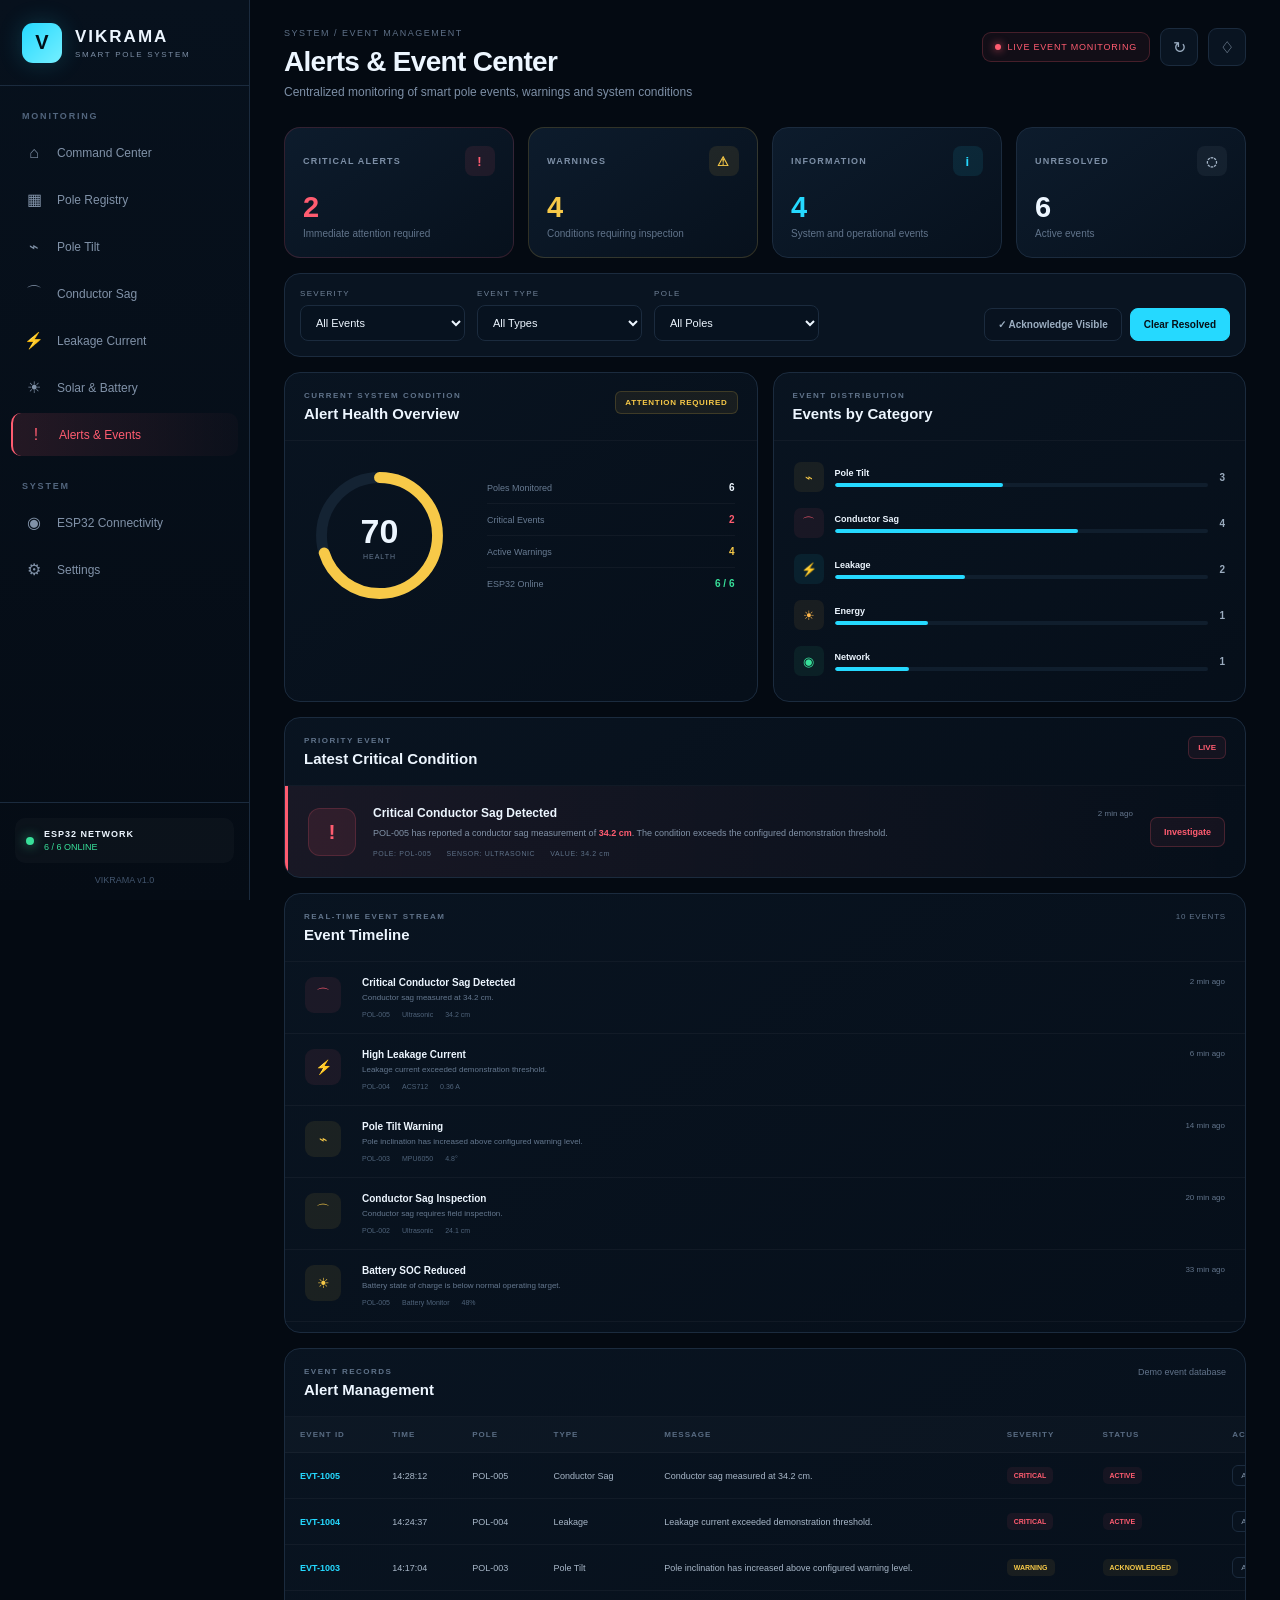
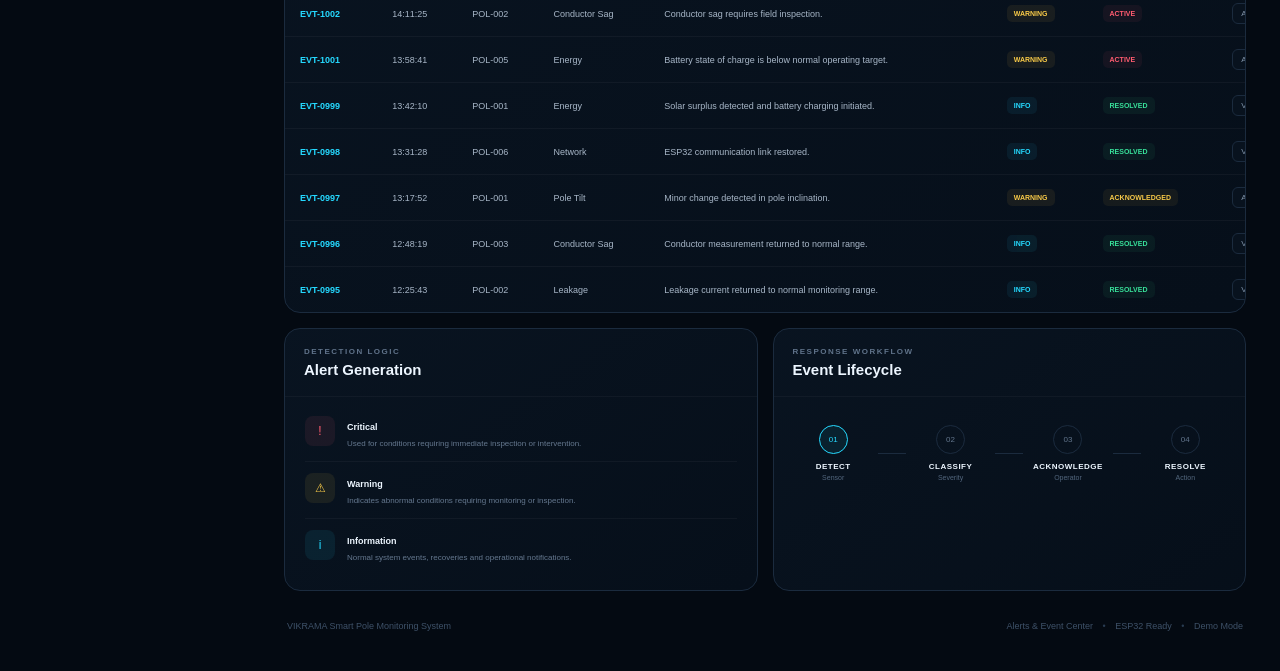
<file: tab7/index.html>
<!DOCTYPE html>
<html lang="en">
<head>
    <meta charset="UTF-8">
    <meta name="viewport" content="width=device-width, initial-scale=1.0">

    <title>VIKRAMA | Alerts & Event Center</title>

    <link rel="stylesheet" href="style.css">
</head>

<body>

<div class="app">

    <!-- =====================================================
         SIDEBAR
         ===================================================== -->

    <aside class="sidebar">

        <div class="brand">

            <div class="brand-mark">
                V
            </div>

            <div>
                <h1>VIKRAMA</h1>
                <span>SMART POLE SYSTEM</span>
            </div>

        </div>


        <div class="sidebar-section">
            MONITORING
        </div>


        <nav class="navigation">

            <a href="#" class="nav-item">
                <span class="nav-icon">⌂</span>
                <span>Command Center</span>
            </a>

            <a href="#" class="nav-item">
                <span class="nav-icon">▦</span>
                <span>Pole Registry</span>
            </a>

            <a href="#" class="nav-item">
                <span class="nav-icon">⌁</span>
                <span>Pole Tilt</span>
            </a>

            <a href="#" class="nav-item">
                <span class="nav-icon">⌒</span>
                <span>Conductor Sag</span>
            </a>

            <a href="#" class="nav-item">
                <span class="nav-icon">⚡</span>
                <span>Leakage Current</span>
            </a>

            <a href="#" class="nav-item">
                <span class="nav-icon">☀</span>
                <span>Solar & Battery</span>
            </a>

            <a href="#" class="nav-item active">
                <span class="nav-icon">!</span>
                <span>Alerts & Events</span>
            </a>

        </nav>


        <div class="sidebar-section">
            SYSTEM
        </div>


        <nav class="navigation">

            <a href="#" class="nav-item">
                <span class="nav-icon">◉</span>
                <span>ESP32 Connectivity</span>
            </a>

            <a href="#" class="nav-item">
                <span class="nav-icon">⚙</span>
                <span>Settings</span>
            </a>

        </nav>


        <div class="sidebar-bottom">

            <div class="connection-status">

                <span class="connection-dot"></span>

                <div>
                    <strong>ESP32 NETWORK</strong>
                    <small>6 / 6 ONLINE</small>
                </div>

            </div>

            <div class="version">
                VIKRAMA v1.0
            </div>

        </div>

    </aside>


    <!-- =====================================================
         MAIN
         ===================================================== -->

    <main class="main">


        <!-- HEADER -->

        <header class="topbar">

            <div>

                <div class="breadcrumb">
                    SYSTEM / EVENT MANAGEMENT
                </div>

                <h2>Alerts & Event Center</h2>

                <p>
                    Centralized monitoring of smart pole events, warnings and system conditions
                </p>

            </div>


            <div class="top-actions">

                <div class="live-indicator">

                    <span></span>

                    LIVE EVENT MONITORING

                </div>

                <button
                    class="icon-button"
                    id="refreshBtn">

                    ↻

                </button>

                <button
                    class="icon-button"
                    id="notificationBtn">

                    ♢

                </button>

            </div>

        </header>


        <!-- =================================================
             KPI CARDS
             ================================================= -->

        <section class="kpi-grid">


            <div class="kpi-card critical-card">

                <div class="kpi-top">

                    <span>CRITICAL ALERTS</span>

                    <div class="kpi-icon critical">
                        !
                    </div>

                </div>

                <div
                    class="kpi-value critical-text"
                    id="criticalCount">

                    2

                </div>

                <div class="kpi-description">
                    Immediate attention required
                </div>

            </div>


            <div class="kpi-card warning-card">

                <div class="kpi-top">

                    <span>WARNINGS</span>

                    <div class="kpi-icon warning">
                        ⚠
                    </div>

                </div>

                <div
                    class="kpi-value warning-text"
                    id="warningCount">

                    3

                </div>

                <div class="kpi-description">
                    Conditions requiring inspection
                </div>

            </div>


            <div class="kpi-card info-card">

                <div class="kpi-top">

                    <span>INFORMATION</span>

                    <div class="kpi-icon info">
                        i
                    </div>

                </div>

                <div
                    class="kpi-value info-text"
                    id="infoCount">

                    4

                </div>

                <div class="kpi-description">
                    System and operational events
                </div>

            </div>


            <div class="kpi-card">

                <div class="kpi-top">

                    <span>UNRESOLVED</span>

                    <div class="kpi-icon unresolved">
                        ◌
                    </div>

                </div>

                <div
                    class="kpi-value"
                    id="unresolvedCount">

                    5

                </div>

                <div class="kpi-description">
                    Active events
                </div>

            </div>

        </section>


        <!-- =================================================
             CONTROL BAR
             ================================================= -->

        <section class="control-panel">

            <div class="filter-group">

                <div class="field">

                    <label>SEVERITY</label>

                    <select id="severityFilter">

                        <option value="all">
                            All Events
                        </option>

                        <option value="critical">
                            Critical
                        </option>

                        <option value="warning">
                            Warning
                        </option>

                        <option value="info">
                            Information
                        </option>

                    </select>

                </div>


                <div class="field">

                    <label>EVENT TYPE</label>

                    <select id="typeFilter">

                        <option value="all">
                            All Types
                        </option>

                        <option value="tilt">
                            Pole Tilt
                        </option>

                        <option value="sag">
                            Conductor Sag
                        </option>

                        <option value="leakage">
                            Leakage Current
                        </option>

                        <option value="energy">
                            Solar / Battery
                        </option>

                        <option value="network">
                            ESP32 Network
                        </option>

                    </select>

                </div>


                <div class="field">

                    <label>POLE</label>

                    <select id="poleFilter">

                        <option value="all">
                            All Poles
                        </option>

                        <option value="POL-001">
                            POL-001
                        </option>

                        <option value="POL-002">
                            POL-002
                        </option>

                        <option value="POL-003">
                            POL-003
                        </option>

                        <option value="POL-004">
                            POL-004
                        </option>

                        <option value="POL-005">
                            POL-005
                        </option>

                        <option value="POL-006">
                            POL-006
                        </option>

                    </select>

                </div>

            </div>


            <div class="control-actions">

                <button
                    class="secondary-button"
                    id="ackAllBtn">

                    ✓ Acknowledge Visible

                </button>


                <button
                    class="primary-button"
                    id="clearBtn">

                    Clear Resolved

                </button>

            </div>

        </section>


        <!-- =================================================
             ALERT SUMMARY
             ================================================= -->

        <section class="summary-grid">


            <div class="panel alert-summary-panel">

                <div class="panel-header">

                    <div>

                        <span class="eyebrow">
                            CURRENT SYSTEM CONDITION
                        </span>

                        <h3>Alert Health Overview</h3>

                    </div>

                    <span
                        class="health-status"
                        id="healthStatus">

                        ATTENTION REQUIRED

                    </span>

                </div>


                <div class="health-content">

                    <div class="health-ring">

                        <svg viewBox="0 0 120 120">

                            <circle
                                cx="60"
                                cy="60"
                                r="48"
                                class="ring-bg">
                            </circle>

                            <circle
                                cx="60"
                                cy="60"
                                r="48"
                                class="ring-value"
                                id="healthRing">
                            </circle>

                        </svg>


                        <div class="health-center">

                            <strong id="healthScore">
                                82
                            </strong>

                            <span>
                                HEALTH
                            </span>

                        </div>

                    </div>


                    <div class="health-details">

                        <div class="health-line">

                            <span>
                                Poles Monitored
                            </span>

                            <strong>
                                6
                            </strong>

                        </div>


                        <div class="health-line">

                            <span>
                                Critical Events
                            </span>

                            <strong
                                class="critical-text"
                                id="healthCritical">

                                2

                            </strong>

                        </div>


                        <div class="health-line">

                            <span>
                                Active Warnings
                            </span>

                            <strong
                                class="warning-text"
                                id="healthWarning">

                                3

                            </strong>

                        </div>


                        <div class="health-line">

                            <span>
                                ESP32 Online
                            </span>

                            <strong
                                class="green-text">

                                6 / 6

                            </strong>

                        </div>

                    </div>

                </div>

            </div>


            <!-- EVENT DISTRIBUTION -->

            <div class="panel">

                <div class="panel-header">

                    <div>

                        <span class="eyebrow">
                            EVENT DISTRIBUTION
                        </span>

                        <h3>Events by Category</h3>

                    </div>

                </div>


                <div class="distribution">

                    <div class="distribution-item">

                        <div class="distribution-icon tilt">
                            ⌁
                        </div>

                        <div class="distribution-info">

                            <strong>
                                Pole Tilt
                            </strong>

                            <div class="distribution-bar">

                                <span
                                    style="width:45%">
                                </span>

                            </div>

                        </div>

                        <b>
                            3
                        </b>

                    </div>


                    <div class="distribution-item">

                        <div class="distribution-icon sag">
                            ⌒
                        </div>

                        <div class="distribution-info">

                            <strong>
                                Conductor Sag
                            </strong>

                            <div class="distribution-bar">

                                <span
                                    style="width:65%">
                                </span>

                            </div>

                        </div>

                        <b>
                            4
                        </b>

                    </div>


                    <div class="distribution-item">

                        <div class="distribution-icon leakage">
                            ⚡
                        </div>

                        <div class="distribution-info">

                            <strong>
                                Leakage
                            </strong>

                            <div class="distribution-bar">

                                <span
                                    style="width:35%">
                                </span>

                            </div>

                        </div>

                        <b>
                            2
                        </b>

                    </div>


                    <div class="distribution-item">

                        <div class="distribution-icon energy">
                            ☀
                        </div>

                        <div class="distribution-info">

                            <strong>
                                Energy
                            </strong>

                            <div class="distribution-bar">

                                <span
                                    style="width:25%">
                                </span>

                            </div>

                        </div>

                        <b>
                            1
                        </b>

                    </div>


                    <div class="distribution-item">

                        <div class="distribution-icon network">
                            ◉
                        </div>

                        <div class="distribution-info">

                            <strong>
                                Network
                            </strong>

                            <div class="distribution-bar">

                                <span
                                    style="width:20%">
                                </span>

                            </div>

                        </div>

                        <b>
                            1
                        </b>

                    </div>

                </div>

            </div>

        </section>


        <!-- =================================================
             LIVE ALERT
             ================================================= -->

        <section class="panel live-alert-panel">

            <div class="panel-header">

                <div>

                    <span class="eyebrow">
                        PRIORITY EVENT
                    </span>

                    <h3>Latest Critical Condition</h3>

                </div>

                <span class="pulse-badge">
                    LIVE
                </span>

            </div>


            <div class="priority-alert">

                <div class="priority-icon">
                    !
                </div>


                <div class="priority-content">

                    <div class="priority-title">

                        <strong>
                            Critical Conductor Sag Detected
                        </strong>

                        <span>
                            2 min ago
                        </span>

                    </div>


                    <p>

                        POL-005 has reported a conductor sag
                        measurement of <strong>34.2 cm</strong>.
                        The condition exceeds the configured
                        demonstration threshold.

                    </p>


                    <div class="priority-meta">

                        <span>
                            POLE: POL-005
                        </span>

                        <span>
                            SENSOR: ULTRASONIC
                        </span>

                        <span>
                            VALUE: 34.2 cm
                        </span>

                    </div>

                </div>


                <button
                    class="investigate-button"
                    onclick="focusEvent('EVT-1005')">

                    Investigate

                </button>

            </div>

        </section>


        <!-- =================================================
             EVENT TIMELINE
             ================================================= -->

        <section class="panel event-panel">

            <div class="panel-header">

                <div>

                    <span class="eyebrow">
                        REAL-TIME EVENT STREAM
                    </span>

                    <h3>Event Timeline</h3>

                </div>


                <span
                    class="event-count"
                    id="eventCount">

                    10 EVENTS

                </span>

            </div>


            <div
                class="event-list"
                id="eventList">

            </div>

        </section>


        <!-- =================================================
             EVENT TABLE
             ================================================= -->

        <section class="panel event-table-panel">

            <div class="panel-header">

                <div>

                    <span class="eyebrow">
                        EVENT RECORDS
                    </span>

                    <h3>Alert Management</h3>

                </div>


                <span class="updated-label">
                    Demo event database
                </span>

            </div>


            <div class="table-wrapper">

                <table>

                    <thead>

                        <tr>

                            <th>EVENT ID</th>

                            <th>TIME</th>

                            <th>POLE</th>

                            <th>TYPE</th>

                            <th>MESSAGE</th>

                            <th>SEVERITY</th>

                            <th>STATUS</th>

                            <th>ACTION</th>

                        </tr>

                    </thead>


                    <tbody
                        id="eventTableBody">

                    </tbody>

                </table>

            </div>

        </section>


        <!-- =================================================
             EVENT RULES
             ================================================= -->

        <section class="rules-grid">


            <div class="panel">

                <div class="panel-header">

                    <div>

                        <span class="eyebrow">
                            DETECTION LOGIC
                        </span>

                        <h3>Alert Generation</h3>

                    </div>

                </div>


                <div class="rule-list">


                    <div class="rule">

                        <div class="rule-icon critical">
                            !
                        </div>

                        <div>

                            <strong>
                                Critical
                            </strong>

                            <p>
                                Used for conditions requiring
                                immediate inspection or intervention.
                            </p>

                        </div>

                    </div>


                    <div class="rule">

                        <div class="rule-icon warning">
                            ⚠
                        </div>

                        <div>

                            <strong>
                                Warning
                            </strong>

                            <p>
                                Indicates abnormal conditions
                                requiring monitoring or inspection.
                            </p>

                        </div>

                    </div>


                    <div class="rule">

                        <div class="rule-icon info">
                            i
                        </div>

                        <div>

                            <strong>
                                Information
                            </strong>

                            <p>
                                Normal system events, recoveries
                                and operational notifications.
                            </p>

                        </div>

                    </div>

                </div>

            </div>


            <div class="panel">

                <div class="panel-header">

                    <div>

                        <span class="eyebrow">
                            RESPONSE WORKFLOW
                        </span>

                        <h3>Event Lifecycle</h3>

                    </div>

                </div>


                <div class="workflow">

                    <div class="workflow-step active">

                        <span>01</span>

                        <strong>
                            DETECT
                        </strong>

                        <small>
                            Sensor
                        </small>

                    </div>


                    <div class="workflow-line"></div>


                    <div class="workflow-step">

                        <span>02</span>

                        <strong>
                            CLASSIFY
                        </strong>

                        <small>
                            Severity
                        </small>

                    </div>


                    <div class="workflow-line"></div>


                    <div class="workflow-step">

                        <span>03</span>

                        <strong>
                            ACKNOWLEDGE
                        </strong>

                        <small>
                            Operator
                        </small>

                    </div>


                    <div class="workflow-line"></div>


                    <div class="workflow-step">

                        <span>04</span>

                        <strong>
                            RESOLVE
                        </strong>

                        <small>
                            Action
                        </small>

                    </div>

                </div>

            </div>

        </section>


        <!-- =================================================
             FOOTER
             ================================================= -->

        <footer>

            <div>
                VIKRAMA Smart Pole Monitoring System
            </div>

            <div>
                Alerts & Event Center
                <span>•</span>
                ESP32 Ready
                <span>•</span>
                Demo Mode
            </div>

        </footer>

    </main>

</div>


<script src="script.js"></script>

</body>
</html>
</file>
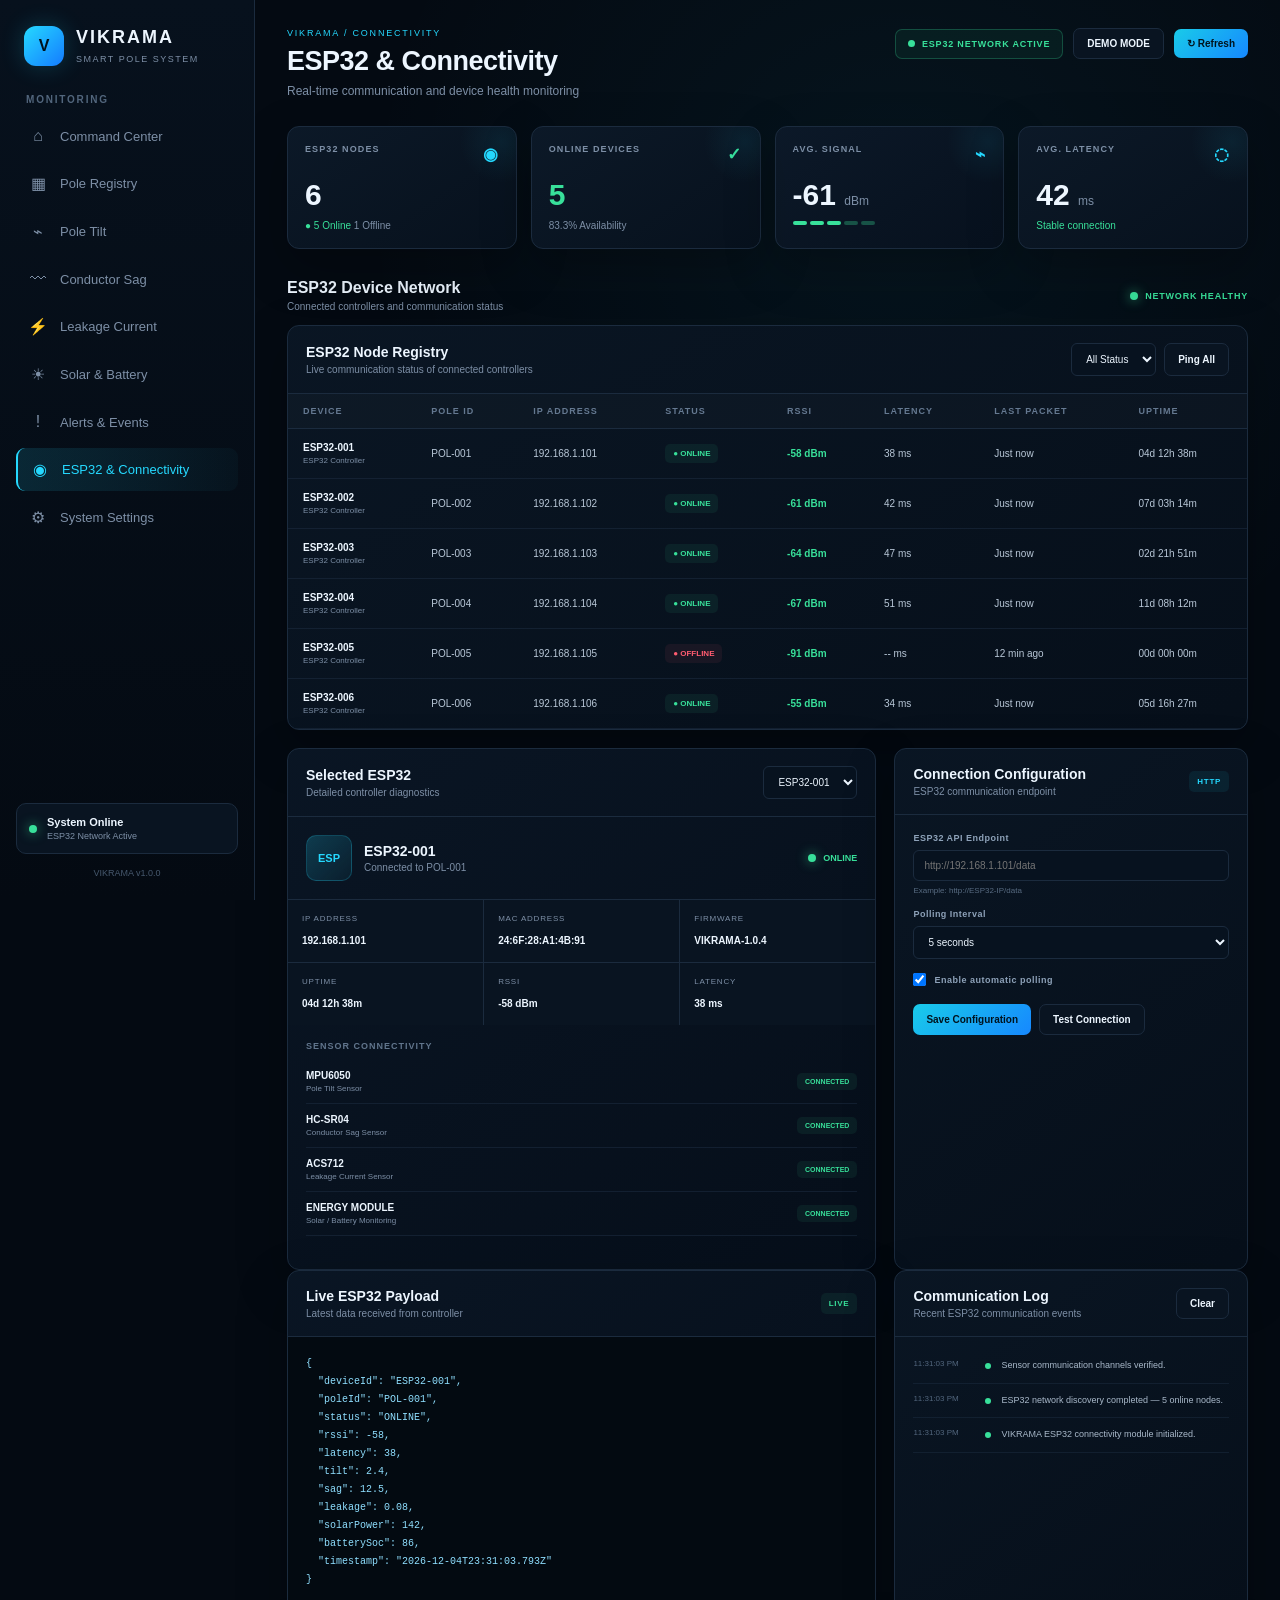
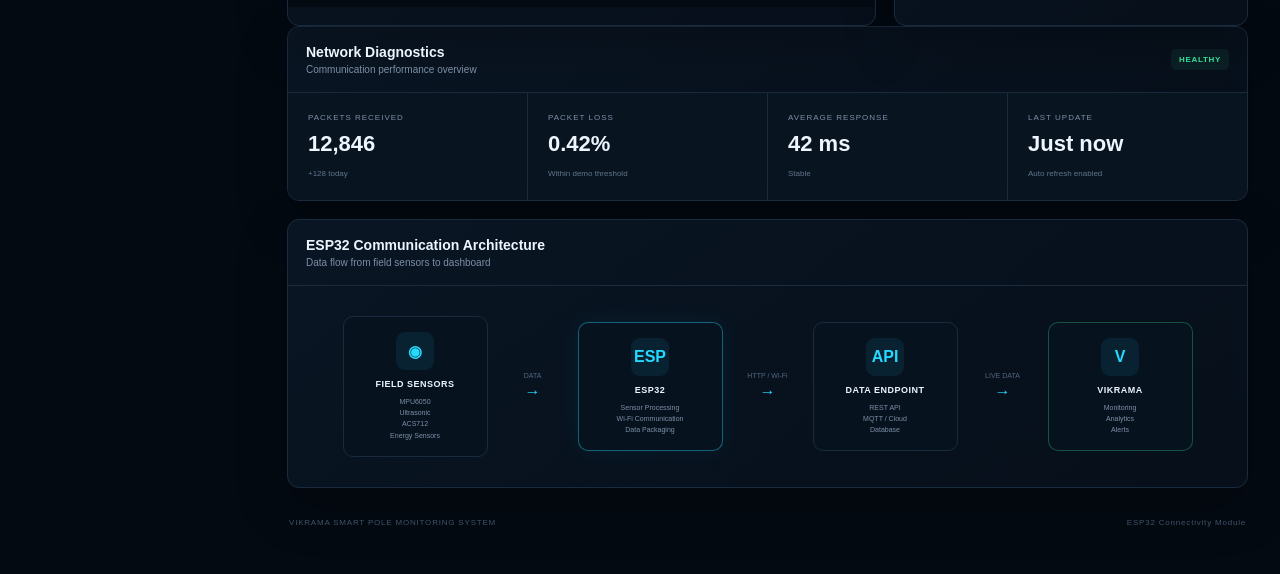
<file: tab8/index.html>
<!DOCTYPE html>
<html lang="en">
<head>
    <meta charset="UTF-8">
    <meta name="viewport" content="width=device-width, initial-scale=1.0">

    <title>VIKRAMA | ESP32 & Connectivity</title>

    <link rel="stylesheet" href="style.css">
</head>

<body>

<div class="app">

    <!-- ================= SIDEBAR ================= -->
    <aside class="sidebar">

        <div class="brand">
            <div class="brand-mark">V</div>

            <div>
                <h1>VIKRAMA</h1>
                <span>SMART POLE SYSTEM</span>
            </div>
        </div>

        <div class="side-label">MONITORING</div>

        <nav class="navigation">

            <a href="#" class="nav-item">
                <span class="nav-icon">⌂</span>
                Command Center
            </a>

            <a href="#" class="nav-item">
                <span class="nav-icon">▦</span>
                Pole Registry
            </a>

            <a href="#" class="nav-item">
                <span class="nav-icon">⌁</span>
                Pole Tilt
            </a>

            <a href="#" class="nav-item">
                <span class="nav-icon">〰</span>
                Conductor Sag
            </a>

            <a href="#" class="nav-item">
                <span class="nav-icon">⚡</span>
                Leakage Current
            </a>

            <a href="#" class="nav-item">
                <span class="nav-icon">☀</span>
                Solar & Battery
            </a>

            <a href="#" class="nav-item">
                <span class="nav-icon">!</span>
                Alerts & Events
            </a>

            <a href="#" class="nav-item active">
                <span class="nav-icon">◉</span>
                ESP32 & Connectivity
            </a>

            <a href="#" class="nav-item">
                <span class="nav-icon">⚙</span>
                System Settings
            </a>

        </nav>

        <div class="sidebar-bottom">

            <div class="system-status">
                <span class="status-dot"></span>

                <div>
                    <strong>System Online</strong>
                    <small>ESP32 Network Active</small>
                </div>
            </div>

            <div class="version">
                VIKRAMA v1.0.0
            </div>

        </div>

    </aside>


    <!-- ================= MAIN ================= -->
    <main class="main">

        <!-- TOP BAR -->
        <header class="topbar">

            <div>
                <div class="breadcrumb">
                    VIKRAMA / CONNECTIVITY
                </div>

                <h2>ESP32 & Connectivity</h2>

                <p>
                    Real-time communication and device health monitoring
                </p>
            </div>

            <div class="top-actions">

                <div class="connection-pill">
                    <span class="pulse"></span>
                    ESP32 NETWORK ACTIVE
                </div>

                <button class="btn secondary" id="demoToggle">
                    DEMO MODE
                </button>

                <button class="btn primary" id="refreshBtn">
                    ↻ Refresh
                </button>

            </div>

        </header>


        <!-- ================= KPI SECTION ================= -->
        <section class="kpi-grid">

            <div class="kpi-card">

                <div class="kpi-top">
                    <span>ESP32 NODES</span>
                    <span class="kpi-icon">◉</span>
                </div>

                <div class="kpi-value" id="totalNodes">
                    6
                </div>

                <div class="kpi-footer">
                    <span class="green">● 5 Online</span>
                    <span>1 Offline</span>
                </div>

            </div>


            <div class="kpi-card">

                <div class="kpi-top">
                    <span>ONLINE DEVICES</span>
                    <span class="kpi-icon green-text">✓</span>
                </div>

                <div class="kpi-value green-text" id="onlineNodes">
                    5
                </div>

                <div class="kpi-footer">
                    <span>83.3% Availability</span>
                </div>

            </div>


            <div class="kpi-card">

                <div class="kpi-top">
                    <span>AVG. SIGNAL</span>
                    <span class="kpi-icon">⌁</span>
                </div>

                <div class="kpi-value">
                    <span id="avgSignal">-61</span>
                    <small>dBm</small>
                </div>

                <div class="signal-bars">
                    <i></i>
                    <i></i>
                    <i></i>
                    <i></i>
                    <i></i>
                </div>

            </div>


            <div class="kpi-card">

                <div class="kpi-top">
                    <span>AVG. LATENCY</span>
                    <span class="kpi-icon">◌</span>
                </div>

                <div class="kpi-value">
                    <span id="avgLatency">42</span>
                    <small>ms</small>
                </div>

                <div class="kpi-footer">
                    <span class="green">Stable connection</span>
                </div>

            </div>

        </section>


        <!-- ================= DEVICE CONTROL ================= -->
        <section class="section-header">

            <div>
                <h3>ESP32 Device Network</h3>

                <p>
                    Connected controllers and communication status
                </p>
            </div>

            <div class="network-status">
                <span class="status-dot"></span>
                NETWORK HEALTHY
            </div>

        </section>


        <!-- ================= DEVICE TABLE ================= -->
        <section class="panel">

            <div class="panel-head">

                <div>
                    <h3>ESP32 Node Registry</h3>
                    <p>Live communication status of connected controllers</p>
                </div>

                <div class="panel-actions">

                    <select id="statusFilter">
                        <option value="ALL">All Status</option>
                        <option value="ONLINE">Online</option>
                        <option value="OFFLINE">Offline</option>
                    </select>

                    <button class="btn secondary" id="pingAllBtn">
                        Ping All
                    </button>

                </div>

            </div>


            <div class="table-wrapper">

                <table>

                    <thead>

                    <tr>
                        <th>DEVICE</th>
                        <th>POLE ID</th>
                        <th>IP ADDRESS</th>
                        <th>STATUS</th>
                        <th>RSSI</th>
                        <th>LATENCY</th>
                        <th>LAST PACKET</th>
                        <th>UPTIME</th>
                    </tr>

                    </thead>

                    <tbody id="deviceTable">

                    </tbody>

                </table>

            </div>

        </section>


        <!-- ================= TWO COLUMN ================= -->
        <section class="two-column">


            <!-- SELECTED DEVICE -->
            <div class="panel">

                <div class="panel-head">

                    <div>
                        <h3>Selected ESP32</h3>
                        <p>Detailed controller diagnostics</p>
                    </div>

                    <select id="deviceSelector">
                        <option value="ESP32-001">ESP32-001</option>
                        <option value="ESP32-002">ESP32-002</option>
                        <option value="ESP32-003">ESP32-003</option>
                        <option value="ESP32-004">ESP32-004</option>
                        <option value="ESP32-005">ESP32-005</option>
                        <option value="ESP32-006">ESP32-006</option>
                    </select>

                </div>


                <div class="device-header">

                    <div class="device-avatar">
                        ESP
                    </div>

                    <div>

                        <h3 id="selectedDevice">
                            ESP32-001
                        </h3>

                        <p id="selectedPole">
                            Connected to POL-001
                        </p>

                    </div>

                    <div class="device-online">
                        <span class="status-dot"></span>
                        ONLINE
                    </div>

                </div>


                <div class="diagnostic-grid">

                    <div class="diagnostic">
                        <span>IP ADDRESS</span>
                        <strong id="ipAddress">
                            192.168.1.101
                        </strong>
                    </div>

                    <div class="diagnostic">
                        <span>MAC ADDRESS</span>
                        <strong id="macAddress">
                            24:6F:28:A1:4B:91
                        </strong>
                    </div>

                    <div class="diagnostic">
                        <span>FIRMWARE</span>
                        <strong id="firmware">
                            VIKRAMA-1.0.4
                        </strong>
                    </div>

                    <div class="diagnostic">
                        <span>UPTIME</span>
                        <strong id="uptime">
                            04d 12h 38m
                        </strong>
                    </div>

                    <div class="diagnostic">
                        <span>RSSI</span>
                        <strong id="deviceRssi">
                            -58 dBm
                        </strong>
                    </div>

                    <div class="diagnostic">
                        <span>LATENCY</span>
                        <strong id="deviceLatency">
                            38 ms
                        </strong>
                    </div>

                </div>


                <!-- SENSOR STATUS -->

                <div class="sub-heading">
                    SENSOR CONNECTIVITY
                </div>

                <div class="sensor-list">

                    <div class="sensor-row">

                        <div>
                            <span class="sensor-name">
                                MPU6050
                            </span>

                            <small>
                                Pole Tilt Sensor
                            </small>
                        </div>

                        <span class="sensor-status online">
                            CONNECTED
                        </span>

                    </div>


                    <div class="sensor-row">

                        <div>
                            <span class="sensor-name">
                                HC-SR04
                            </span>

                            <small>
                                Conductor Sag Sensor
                            </small>
                        </div>

                        <span class="sensor-status online">
                            CONNECTED
                        </span>

                    </div>


                    <div class="sensor-row">

                        <div>
                            <span class="sensor-name">
                                ACS712
                            </span>

                            <small>
                                Leakage Current Sensor
                            </small>
                        </div>

                        <span class="sensor-status online">
                            CONNECTED
                        </span>

                    </div>


                    <div class="sensor-row">

                        <div>
                            <span class="sensor-name">
                                ENERGY MODULE
                            </span>

                            <small>
                                Solar / Battery Monitoring
                            </small>
                        </div>

                        <span class="sensor-status online">
                            CONNECTED
                        </span>

                    </div>

                </div>

            </div>


            <!-- CONNECTION CONFIG -->
            <div class="panel">

                <div class="panel-head">

                    <div>
                        <h3>Connection Configuration</h3>

                        <p>
                            ESP32 communication endpoint
                        </p>
                    </div>

                    <span class="config-badge">
                        HTTP
                    </span>

                </div>


                <div class="config-form">

                    <label>
                        ESP32 API Endpoint
                    </label>

                    <input
                        type="text"
                        id="endpointInput"
                        placeholder="http://192.168.1.101/data"
                        value="">

                    <small>
                        Example:
                        http://ESP32-IP/data
                    </small>


                    <label>
                        Polling Interval
                    </label>

                    <select id="pollInterval">

                        <option value="2000">
                            2 seconds
                        </option>

                        <option value="5000" selected>
                            5 seconds
                        </option>

                        <option value="10000">
                            10 seconds
                        </option>

                        <option value="30000">
                            30 seconds
                        </option>

                    </select>


                    <label class="checkbox-label">

                        <input
                            type="checkbox"
                            id="autoPolling"
                            checked>

                        <span>
                            Enable automatic polling
                        </span>

                    </label>


                    <div class="config-buttons">

                        <button
                            class="btn primary"
                            id="saveConfig">
                            Save Configuration
                        </button>

                        <button
                            class="btn secondary"
                            id="testConnection">
                            Test Connection
                        </button>

                    </div>

                </div>

            </div>

        </section>


        <!-- ================= LIVE DATA ================= -->
        <section class="two-column">

            <div class="panel">

                <div class="panel-head">

                    <div>
                        <h3>Live ESP32 Payload</h3>

                        <p>
                            Latest data received from controller
                        </p>
                    </div>

                    <span class="live-badge">
                        LIVE
                    </span>

                </div>

                <pre class="json-viewer" id="jsonViewer">
{
  "deviceId": "ESP32-001",
  "poleId": "POL-001",
  "status": "ONLINE",
  "rssi": -58,
  "latency": 38,
  "tilt": 2.4,
  "sag": 12.5,
  "leakage": 0.08,
  "solarPower": 142,
  "batterySoc": 86,
  "timestamp": "2026-09-27T14:20:32"
}
                </pre>

            </div>


            <!-- COMMUNICATION LOG -->

            <div class="panel">

                <div class="panel-head">

                    <div>
                        <h3>Communication Log</h3>

                        <p>
                            Recent ESP32 communication events
                        </p>
                    </div>

                    <button
                        class="btn secondary"
                        id="clearLog">
                        Clear
                    </button>

                </div>

                <div
                    class="communication-log"
                    id="communicationLog">
                </div>

            </div>

        </section>


        <!-- ================= NETWORK HEALTH ================= -->
        <section class="panel">

            <div class="panel-head">

                <div>
                    <h3>Network Diagnostics</h3>

                    <p>
                        Communication performance overview
                    </p>
                </div>

                <span class="health-badge">
                    HEALTHY
                </span>

            </div>


            <div class="diagnostic-cards">

                <div class="network-card">

                    <span>PACKETS RECEIVED</span>

                    <strong id="packetsReceived">
                        12,846
                    </strong>

                    <small class="green">
                        +128 today
                    </small>

                </div>


                <div class="network-card">

                    <span>PACKET LOSS</span>

                    <strong id="packetLoss">
                        0.42%
                    </strong>

                    <small>
                        Within demo threshold
                    </small>

                </div>


                <div class="network-card">

                    <span>AVERAGE RESPONSE</span>

                    <strong>
                        42 ms
                    </strong>

                    <small class="green">
                        Stable
                    </small>

                </div>


                <div class="network-card">

                    <span>LAST UPDATE</span>

                    <strong id="lastUpdate">
                        Just now
                    </strong>

                    <small>
                        Auto refresh enabled
                    </small>

                </div>

            </div>

        </section>


        <!-- ================= ARCHITECTURE ================= -->
        <section class="panel architecture-panel">

            <div class="panel-head">

                <div>
                    <h3>ESP32 Communication Architecture</h3>

                    <p>
                        Data flow from field sensors to dashboard
                    </p>
                </div>

            </div>


            <div class="architecture">

                <div class="arch-node">

                    <div class="arch-icon">
                        ◉
                    </div>

                    <strong>FIELD SENSORS</strong>

                    <small>
                        MPU6050<br>
                        Ultrasonic<br>
                        ACS712<br>
                        Energy Sensors
                    </small>

                </div>


                <div class="arch-line">
                    <span>DATA</span>
                    → 
                </div>


                <div class="arch-node active-node">

                    <div class="arch-icon">
                        ESP
                    </div>

                    <strong>ESP32</strong>

                    <small>
                        Sensor Processing<br>
                        Wi-Fi Communication<br>
                        Data Packaging
                    </small>

                </div>


                <div class="arch-line">
                    <span>HTTP / Wi-Fi</span>
                    →
                </div>


                <div class="arch-node">

                    <div class="arch-icon">
                        API
                    </div>

                    <strong>DATA ENDPOINT</strong>

                    <small>
                        REST API<br>
                        MQTT / Cloud<br>
                        Database
                    </small>

                </div>


                <div class="arch-line">
                    <span>LIVE DATA</span>
                    →
                </div>


                <div class="arch-node dashboard-node">

                    <div class="arch-icon">
                        V
                    </div>

                    <strong>VIKRAMA</strong>

                    <small>
                        Monitoring<br>
                        Analytics<br>
                        Alerts
                    </small>

                </div>

            </div>

        </section>


        <!-- ================= FOOTER ================= -->
        <footer>

            <span>
                VIKRAMA SMART POLE MONITORING SYSTEM
            </span>

            <span>
                ESP32 Connectivity Module
            </span>

        </footer>

    </main>

</div>


<script src="script.js"></script>

</body>
</html>
</file>
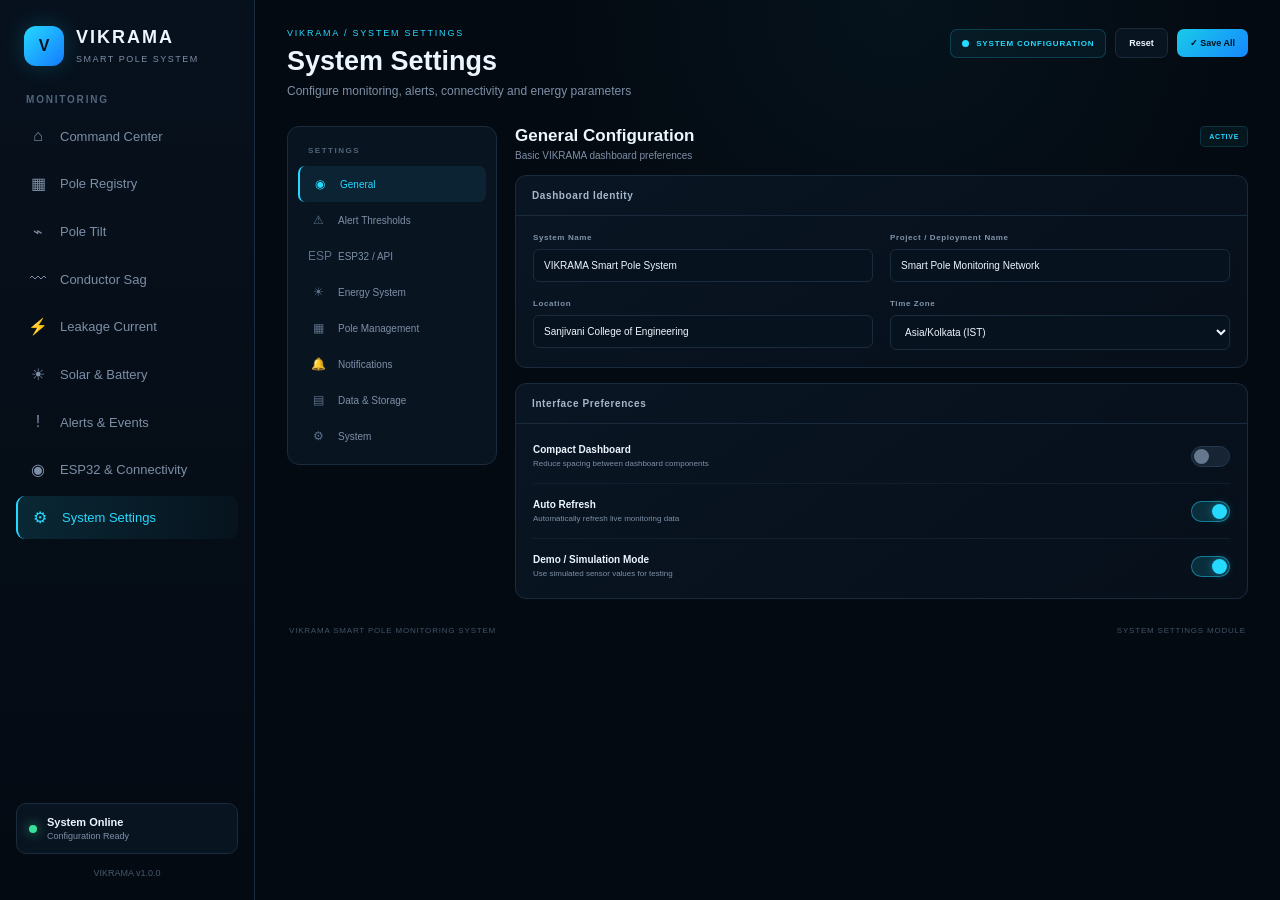
<file: tab9/index.html>
<!DOCTYPE html>
<html lang="en">
<head>
    <meta charset="UTF-8">
    <meta name="viewport" content="width=device-width, initial-scale=1.0">

    <title>VIKRAMA | System Settings</title>

    <link rel="stylesheet" href="style.css">
</head>

<body>

<div class="app">

    <!-- ================= SIDEBAR ================= -->

    <aside class="sidebar">

        <div class="brand">

            <div class="brand-mark">V</div>

            <div>
                <h1>VIKRAMA</h1>
                <span>SMART POLE SYSTEM</span>
            </div>

        </div>


        <div class="side-label">
            MONITORING
        </div>


        <nav class="navigation">

            <a href="#" class="nav-item">
                <span class="nav-icon">⌂</span>
                Command Center
            </a>

            <a href="#" class="nav-item">
                <span class="nav-icon">▦</span>
                Pole Registry
            </a>

            <a href="#" class="nav-item">
                <span class="nav-icon">⌁</span>
                Pole Tilt
            </a>

            <a href="#" class="nav-item">
                <span class="nav-icon">〰</span>
                Conductor Sag
            </a>

            <a href="#" class="nav-item">
                <span class="nav-icon">⚡</span>
                Leakage Current
            </a>

            <a href="#" class="nav-item">
                <span class="nav-icon">☀</span>
                Solar & Battery
            </a>

            <a href="#" class="nav-item">
                <span class="nav-icon">!</span>
                Alerts & Events
            </a>

            <a href="#" class="nav-item">
                <span class="nav-icon">◉</span>
                ESP32 & Connectivity
            </a>

            <a href="#" class="nav-item active">
                <span class="nav-icon">⚙</span>
                System Settings
            </a>

        </nav>


        <div class="sidebar-bottom">

            <div class="system-status">

                <span class="status-dot"></span>

                <div>
                    <strong>System Online</strong>
                    <small>Configuration Ready</small>
                </div>

            </div>


            <div class="version">
                VIKRAMA v1.0.0
            </div>

        </div>

    </aside>



    <!-- ================= MAIN ================= -->

    <main class="main">


        <!-- TOP BAR -->

        <header class="topbar">

            <div>

                <div class="breadcrumb">
                    VIKRAMA / SYSTEM SETTINGS
                </div>

                <h2>
                    System Settings
                </h2>

                <p>
                    Configure monitoring, alerts, connectivity and energy parameters
                </p>

            </div>


            <div class="top-actions">

                <div class="system-pill">

                    <span class="pulse"></span>

                    SYSTEM CONFIGURATION

                </div>


                <button
                    class="btn secondary"
                    id="resetBtn">

                    Reset

                </button>


                <button
                    class="btn primary"
                    id="saveAllBtn">

                    ✓ Save All

                </button>

            </div>

        </header>



        <!-- ================= SETTINGS NAVIGATION ================= -->

        <section class="settings-layout">


            <aside class="settings-menu">

                <div class="settings-menu-title">
                    SETTINGS
                </div>


                <button
                    class="setting-tab active"
                    data-section="general">

                    <span>◉</span>

                    General

                </button>


                <button
                    class="setting-tab"
                    data-section="thresholds">

                    <span>⚠</span>

                    Alert Thresholds

                </button>


                <button
                    class="setting-tab"
                    data-section="esp32">

                    <span>ESP</span>

                    ESP32 / API

                </button>


                <button
                    class="setting-tab"
                    data-section="energy">

                    <span>☀</span>

                    Energy System

                </button>


                <button
                    class="setting-tab"
                    data-section="poles">

                    <span>▦</span>

                    Pole Management

                </button>


                <button
                    class="setting-tab"
                    data-section="notifications">

                    <span>🔔</span>

                    Notifications

                </button>


                <button
                    class="setting-tab"
                    data-section="data">

                    <span>▤</span>

                    Data & Storage

                </button>


                <button
                    class="setting-tab"
                    data-section="system">

                    <span>⚙</span>

                    System

                </button>

            </aside>



            <!-- ================= SETTINGS CONTENT ================= -->

            <div class="settings-content">


                <!-- ================= GENERAL ================= -->

                <section
                    class="settings-section active"
                    id="general">

                    <div class="section-title">

                        <div>

                            <h3>
                                General Configuration
                            </h3>

                            <p>
                                Basic VIKRAMA dashboard preferences
                            </p>

                        </div>

                        <span class="section-status">
                            ACTIVE
                        </span>

                    </div>


                    <div class="settings-card">

                        <div class="card-title">
                            Dashboard Identity
                        </div>


                        <div class="form-grid">

                            <div class="form-group">

                                <label>
                                    System Name
                                </label>

                                <input
                                    id="systemName"
                                    type="text"
                                    value="VIKRAMA Smart Pole System">

                            </div>


                            <div class="form-group">

                                <label>
                                    Project / Deployment Name
                                </label>

                                <input
                                    id="deploymentName"
                                    type="text"
                                    value="Smart Pole Monitoring Network">

                            </div>


                            <div class="form-group">

                                <label>
                                    Location
                                </label>

                                <input
                                    id="location"
                                    type="text"
                                    value="Sanjivani College of Engineering">

                            </div>


                            <div class="form-group">

                                <label>
                                    Time Zone
                                </label>

                                <select id="timezone">

                                    <option selected>
                                        Asia/Kolkata (IST)
                                    </option>

                                    <option>
                                        UTC
                                    </option>

                                    <option>
                                        Asia/Dubai
                                    </option>

                                </select>

                            </div>

                        </div>

                    </div>



                    <div class="settings-card">

                        <div class="card-title">
                            Interface Preferences
                        </div>


                        <div class="preference-list">


                            <div class="preference">

                                <div>

                                    <strong>
                                        Compact Dashboard
                                    </strong>

                                    <small>
                                        Reduce spacing between dashboard components
                                    </small>

                                </div>

                                <label class="switch">

                                    <input
                                        type="checkbox"
                                        id="compactMode">

                                    <span></span>

                                </label>

                            </div>


                            <div class="preference">

                                <div>

                                    <strong>
                                        Auto Refresh
                                    </strong>

                                    <small>
                                        Automatically refresh live monitoring data
                                    </small>

                                </div>

                                <label class="switch">

                                    <input
                                        type="checkbox"
                                        id="autoRefresh"
                                        checked>

                                    <span></span>

                                </label>

                            </div>


                            <div class="preference">

                                <div>

                                    <strong>
                                        Demo / Simulation Mode
                                    </strong>

                                    <small>
                                        Use simulated sensor values for testing
                                    </small>

                                </div>

                                <label class="switch">

                                    <input
                                        type="checkbox"
                                        id="demoMode"
                                        checked>

                                    <span></span>

                                </label>

                            </div>


                        </div>

                    </div>

                </section>



                <!-- ================= THRESHOLDS ================= -->

                <section
                    class="settings-section"
                    id="thresholds">

                    <div class="section-title">

                        <div>

                            <h3>
                                Alert Thresholds
                            </h3>

                            <p>
                                Configure demo monitoring limits for dashboard alerts
                            </p>

                        </div>

                        <span class="section-status warning">
                            CONFIGURABLE
                        </span>

                    </div>


                    <div class="threshold-grid">


                        <div class="threshold-card">

                            <div class="threshold-icon tilt">
                                ⌁
                            </div>

                            <h4>
                                Pole Tilt
                            </h4>

                            <p>
                                MPU6050 tilt monitoring
                            </p>


                            <div class="threshold-input">

                                <label>
                                    Warning
                                </label>

                                <div>
                                    <input
                                        id="tiltWarning"
                                        type="number"
                                        value="3.0"
                                        step="0.1">

                                    <span>°</span>
                                </div>

                            </div>


                            <div class="threshold-input">

                                <label>
                                    Critical
                                </label>

                                <div>
                                    <input
                                        id="tiltCritical"
                                        type="number"
                                        value="5.0"
                                        step="0.1">

                                    <span>°</span>
                                </div>

                            </div>

                        </div>



                        <div class="threshold-card">

                            <div class="threshold-icon sag">
                                〰
                            </div>

                            <h4>
                                Conductor Sag
                            </h4>

                            <p>
                                Ultrasonic sensor monitoring
                            </p>


                            <div class="threshold-input">

                                <label>
                                    Warning
                                </label>

                                <div>
                                    <input
                                        id="sagWarning"
                                        type="number"
                                        value="20"
                                        step="0.1">

                                    <span>cm</span>
                                </div>

                            </div>


                            <div class="threshold-input">

                                <label>
                                    Critical
                                </label>

                                <div>
                                    <input
                                        id="sagCritical"
                                        type="number"
                                        value="30"
                                        step="0.1">

                                    <span>cm</span>
                                </div>

                            </div>

                        </div>



                        <div class="threshold-card">

                            <div class="threshold-icon leakage">
                                ⚡
                            </div>

                            <h4>
                                Leakage Current
                            </h4>

                            <p>
                                ACS712 current monitoring
                            </p>


                            <div class="threshold-input">

                                <label>
                                    Warning
                                </label>

                                <div>
                                    <input
                                        id="leakWarning"
                                        type="number"
                                        value="0.10"
                                        step="0.01">

                                    <span>A</span>
                                </div>

                            </div>


                            <div class="threshold-input">

                                <label>
                                    Critical
                                </label>

                                <div>
                                    <input
                                        id="leakCritical"
                                        type="number"
                                        value="0.30"
                                        step="0.01">

                                    <span>A</span>
                                </div>

                            </div>

                        </div>



                        <div class="threshold-card">

                            <div class="threshold-icon battery">
                                ◉
                            </div>

                            <h4>
                                Battery SOC
                            </h4>

                            <p>
                                Battery state-of-charge
                            </p>


                            <div class="threshold-input">

                                <label>
                                    Warning
                                </label>

                                <div>
                                    <input
                                        id="socWarning"
                                        type="number"
                                        value="40"
                                        step="1">

                                    <span>%</span>
                                </div>

                            </div>


                            <div class="threshold-input">

                                <label>
                                    Critical
                                </label>

                                <div>
                                    <input
                                        id="socCritical"
                                        type="number"
                                        value="20"
                                        step="1">

                                    <span>%</span>
                                </div>

                            </div>

                        </div>

                    </div>


                    <div class="engineering-note">

                        <strong>
                            Engineering Note
                        </strong>

                        <p>
                            These threshold values are configuration examples
                            for dashboard demonstration. Actual protection limits
                            should be established according to the selected sensors,
                            electrical system, battery chemistry, installation
                            standards and engineering requirements.
                        </p>

                    </div>

                </section>



                <!-- ================= ESP32 ================= -->

                <section
                    class="settings-section"
                    id="esp32">

                    <div class="section-title">

                        <div>

                            <h3>
                                ESP32 & API Configuration
                            </h3>

                            <p>
                                Configure communication between ESP32 nodes and VIKRAMA
                            </p>

                        </div>

                        <span class="section-status">
                            NETWORK
                        </span>

                    </div>


                    <div class="settings-card">

                        <div class="card-title">
                            Communication
                        </div>


                        <div class="form-grid">


                            <div class="form-group full">

                                <label>
                                    ESP32 API Endpoint
                                </label>

                                <input
                                    id="apiEndpoint"
                                    type="text"
                                    placeholder="http://192.168.1.101/data"
                                    value="">

                                <small>
                                    Example: http://ESP32-IP/data
                                </small>

                            </div>


                            <div class="form-group">

                                <label>
                                    Protocol
                                </label>

                                <select id="protocol">

                                    <option selected>
                                        HTTP / REST
                                    </option>

                                    <option>
                                        HTTPS / REST
                                    </option>

                                    <option>
                                        MQTT
                                    </option>

                                </select>

                            </div>


                            <div class="form-group">

                                <label>
                                    Polling Interval
                                </label>

                                <select id="pollingInterval">

                                    <option value="2000">
                                        2 seconds
                                    </option>

                                    <option
                                        value="5000"
                                        selected>
                                        5 seconds
                                    </option>

                                    <option value="10000">
                                        10 seconds
                                    </option>

                                    <option value="30000">
                                        30 seconds
                                    </option>

                                </select>

                            </div>


                            <div class="form-group">

                                <label>
                                    Connection Timeout
                                </label>

                                <input
                                    id="connectionTimeout"
                                    type="number"
                                    value="3000">

                            </div>


                            <div class="form-group">

                                <label>
                                    Maximum Retry Attempts
                                </label>

                                <input
                                    id="retryAttempts"
                                    type="number"
                                    value="3">

                            </div>

                        </div>

                    </div>


                    <div class="settings-card">

                        <div class="card-title">
                            Connectivity Options
                        </div>


                        <div class="preference-list">


                            <div class="preference">

                                <div>

                                    <strong>
                                        Automatic Polling
                                    </strong>

                                    <small>
                                        Automatically request data from ESP32
                                    </small>

                                </div>

                                <label class="switch">

                                    <input
                                        type="checkbox"
                                        id="espPolling"
                                        checked>

                                    <span></span>

                                </label>

                            </div>


                            <div class="preference">

                                <div>

                                    <strong>
                                        Connection Logging
                                    </strong>

                                    <small>
                                        Store communication events in the dashboard log
                                    </small>

                                </div>

                                <label class="switch">

                                    <input
                                        type="checkbox"
                                        id="connectionLogging"
                                        checked>

                                    <span></span>

                                </label>

                            </div>

                        </div>

                    </div>

                </section>



                <!-- ================= ENERGY ================= -->

                <section
                    class="settings-section"
                    id="energy">

                    <div class="section-title">

                        <div>

                            <h3>
                                Solar & Battery Settings
                            </h3>

                            <p>
                                Configure the energy monitoring logic
                            </p>

                        </div>

                        <span class="section-status">
                            ENERGY
                        </span>

                    </div>


                    <div class="settings-card">

                        <div class="card-title">
                            Energy Mode
                        </div>


                        <div class="form-grid">


                            <div class="form-group">

                                <label>
                                    Operating Mode
                                </label>

                                <select id="energyMode">

                                    <option selected>
                                        Automatic Day / Night
                                    </option>

                                    <option>
                                        Force DAY
                                    </option>

                                    <option>
                                        Force NIGHT
                                    </option>

                                </select>

                            </div>


                            <div class="form-group">

                                <label>
                                    Solar Start Time
                                </label>

                                <input
                                    id="solarStart"
                                    type="time"
                                    value="06:00">

                            </div>


                            <div class="form-group">

                                <label>
                                    Solar End Time
                                </label>

                                <input
                                    id="solarEnd"
                                    type="time"
                                    value="18:30">

                            </div>


                            <div class="form-group">

                                <label>
                                    Minimum Battery SOC
                                </label>

                                <div class="input-unit">

                                    <input
                                        id="minimumSoc"
                                        type="number"
                                        value="20">

                                    <span>%</span>

                                </div>

                            </div>

                        </div>

                    </div>


                    <div class="energy-flow-box">

                        <div class="flow-title">
                            ENERGY PRIORITY
                        </div>


                        <div class="flow">

                            <div class="flow-node">
                                ☀
                                <span>Solar</span>
                            </div>

                            <div class="flow-arrow">
                                →
                            </div>

                            <div class="flow-node active">
                                DC LOAD
                            </div>

                            <div class="flow-arrow">
                                →
                            </div>

                            <div class="flow-node battery-node">
                                ◉
                                <span>Battery</span>
                            </div>

                        </div>


                        <p>
                            Daytime priority: Solar → DC Load → Battery Charging
                        </p>

                        <p>
                            Nighttime priority: Battery → DC Load
                        </p>

                    </div>

                </section>



                <!-- ================= POLES ================= -->

                <section
                    class="settings-section"
                    id="poles">

                    <div class="section-title">

                        <div>

                            <h3>
                                Pole Management
                            </h3>

                            <p>
                                Register and manage monitored smart poles
                            </p>

                        </div>

                        <button
                            class="btn primary"
                            id="addPoleBtn">

                            + Add Pole

                        </button>

                    </div>


                    <div class="settings-card">

                        <div class="table-wrapper">

                            <table>

                                <thead>

                                <tr>

                                    <th>
                                        POLE ID
                                    </th>

                                    <th>
                                        ESP32
                                    </th>

                                    <th>
                                        LOCATION
                                    </th>

                                    <th>
                                        STATUS
                                    </th>

                                    <th>
                                        ACTION
                                    </th>

                                </tr>

                                </thead>


                                <tbody id="poleTable">

                                <tr>

                                    <td>
                                        <strong>POL-001</strong>
                                    </td>

                                    <td>
                                        ESP32-001
                                    </td>

                                    <td>
                                        Zone A
                                    </td>

                                    <td>
                                        <span class="table-status online">
                                            ONLINE
                                        </span>
                                    </td>

                                    <td>
                                        <button class="table-btn">
                                            Configure
                                        </button>
                                    </td>

                                </tr>


                                <tr>

                                    <td>
                                        <strong>POL-002</strong>
                                    </td>

                                    <td>
                                        ESP32-002
                                    </td>

                                    <td>
                                        Zone A
                                    </td>

                                    <td>
                                        <span class="table-status online">
                                            ONLINE
                                        </span>
                                    </td>

                                    <td>
                                        <button class="table-btn">
                                            Configure
                                        </button>
                                    </td>

                                </tr>


                                <tr>

                                    <td>
                                        <strong>POL-003</strong>
                                    </td>

                                    <td>
                                        ESP32-003
                                    </td>

                                    <td>
                                        Zone B
                                    </td>

                                    <td>
                                        <span class="table-status online">
                                            ONLINE
                                        </span>
                                    </td>

                                    <td>
                                        <button class="table-btn">
                                            Configure
                                        </button>
                                    </td>

                                </tr>


                                <tr>

                                    <td>
                                        <strong>POL-004</strong>
                                    </td>

                                    <td>
                                        ESP32-004
                                    </td>

                                    <td>
                                        Zone B
                                    </td>

                                    <td>
                                        <span class="table-status online">
                                            ONLINE
                                        </span>
                                    </td>

                                    <td>
                                        <button class="table-btn">
                                            Configure
                                        </button>
                                    </td>

                                </tr>


                                <tr>

                                    <td>
                                        <strong>POL-005</strong>
                                    </td>

                                    <td>
                                        ESP32-005
                                    </td>

                                    <td>
                                        Zone C
                                    </td>

                                    <td>
                                        <span class="table-status offline">
                                            OFFLINE
                                        </span>
                                    </td>

                                    <td>
                                        <button class="table-btn">
                                            Configure
                                        </button>
                                    </td>

                                </tr>


                                <tr>

                                    <td>
                                        <strong>POL-006</strong>
                                    </td>

                                    <td>
                                        ESP32-006
                                    </td>

                                    <td>
                                        Zone C
                                    </td>

                                    <td>
                                        <span class="table-status online">
                                            ONLINE
                                        </span>
                                    </td>

                                    <td>
                                        <button class="table-btn">
                                            Configure
                                        </button>
                                    </td>

                                </tr>

                                </tbody>

                            </table>

                        </div>

                    </div>

                </section>



                <!-- ================= NOTIFICATIONS ================= -->

                <section
                    class="settings-section"
                    id="notifications">

                    <div class="section-title">

                        <div>

                            <h3>
                                Notification Settings
                            </h3>

                            <p>
                                Configure alert delivery preferences
                            </p>

                        </div>

                        <span class="section-status">
                            ALERTS
                        </span>

                    </div>


                    <div class="settings-card">

                        <div class="preference-list">


                            <div class="preference">

                                <div>

                                    <strong>
                                        Critical Alerts
                                    </strong>

                                    <small>
                                        Notify when a critical condition is detected
                                    </small>

                                </div>

                                <label class="switch">

                                    <input
                                        type="checkbox"
                                        id="criticalNotifications"
                                        checked>

                                    <span></span>

                                </label>

                            </div>


                            <div class="preference">

                                <div>

                                    <strong>
                                        Warning Alerts
                                    </strong>

                                    <small>
                                        Notify when a warning threshold is crossed
                                    </small>

                                </div>

                                <label class="switch">

                                    <input
                                        type="checkbox"
                                        id="warningNotifications"
                                        checked>

                                    <span></span>

                                </label>

                            </div>


                            <div class="preference">

                                <div>

                                    <strong>
                                        ESP32 Offline Alert
                                    </strong>

                                    <small>
                                        Notify when an ESP32 stops communicating
                                    </small>

                                </div>

                                <label class="switch">

                                    <input
                                        type="checkbox"
                                        id="offlineNotifications"
                                        checked>

                                    <span></span>

                                </label>

                            </div>


                            <div class="preference">

                                <div>

                                    <strong>
                                        Energy Alerts
                                    </strong>

                                    <small>
                                        Notify for low battery or energy anomalies
                                    </small>

                                </div>

                                <label class="switch">

                                    <input
                                        type="checkbox"
                                        id="energyNotifications"
                                        checked>

                                    <span></span>

                                </label>

                            </div>

                        </div>

                    </div>

                </section>



                <!-- ================= DATA ================= -->

                <section
                    class="settings-section"
                    id="data">

                    <div class="section-title">

                        <div>

                            <h3>
                                Data & Storage
                            </h3>

                            <p>
                                Manage monitoring data and export options
                            </p>

                        </div>

                        <span class="section-status">
                            DATA
                        </span>

                    </div>


                    <div class="settings-card">

                        <div class="data-actions">


                            <div class="data-action">

                                <div class="data-icon">
                                    ↓
                                </div>

                                <div>

                                    <strong>
                                        Export Monitoring Data
                                    </strong>

                                    <small>
                                        Download current configuration and demo data
                                    </small>

                                </div>

                                <button
                                    class="btn secondary"
                                    id="exportBtn">

                                    Export

                                </button>

                            </div>


                            <div class="data-action">

                                <div class="data-icon">
                                    ⟳
                                </div>

                                <div>

                                    <strong>
                                        Clear Demo Data
                                    </strong>

                                    <small>
                                        Remove simulated event data from the interface
                                    </small>

                                </div>

                                <button
                                    class="btn secondary"
                                    id="clearDemoBtn">

                                    Clear

                                </button>

                            </div>


                        </div>

                    </div>

                </section>



                <!-- ================= SYSTEM ================= -->

                <section
                    class="settings-section"
                    id="system">

                    <div class="section-title">

                        <div>

                            <h3>
                                System Administration
                            </h3>

                            <p>
                                System health and configuration management
                            </p>

                        </div>

                        <span class="section-status">
                            ADMIN
                        </span>

                    </div>


                    <div class="health-grid">


                        <div class="health-item">

                            <span class="health-label">
                                DASHBOARD
                            </span>

                            <strong>
                                ONLINE
                            </strong>

                            <small class="green">
                                Operational
                            </small>

                        </div>


                        <div class="health-item">

                            <span class="health-label">
                                ESP32 NETWORK
                            </span>

                            <strong>
                                5 / 6
                            </strong>

                            <small class="green">
                                Nodes online
                            </small>

                        </div>


                        <div class="health-item">

                            <span class="health-label">
                                SENSOR SYSTEM
                            </span>

                            <strong>
                                HEALTHY
                            </strong>

                            <small class="green">
                                Monitoring active
                            </small>

                        </div>


                        <div class="health-item">

                            <span class="health-label">
                                CONFIGURATION
                            </span>

                            <strong id="configStatus">
                                SAVED
                            </strong>

                            <small>
                                Current profile
                            </small>

                        </div>

                    </div>


                    <div class="danger-zone">

                        <div>

                            <strong>
                                Reset Configuration
                            </strong>

                            <p>
                                Restore dashboard settings to the default
                                demonstration configuration.
                            </p>

                        </div>

                        <button
                            class="danger-btn"
                            id="dangerReset">

                            Reset System

                        </button>

                    </div>

                </section>


            </div>

        </section>


        <!-- ================= FOOTER ================= -->

        <footer>

            <span>
                VIKRAMA SMART POLE MONITORING SYSTEM
            </span>

            <span>
                SYSTEM SETTINGS MODULE
            </span>

        </footer>

    </main>

</div>


<script src="script.js"></script>

</body>
</html>
</file>
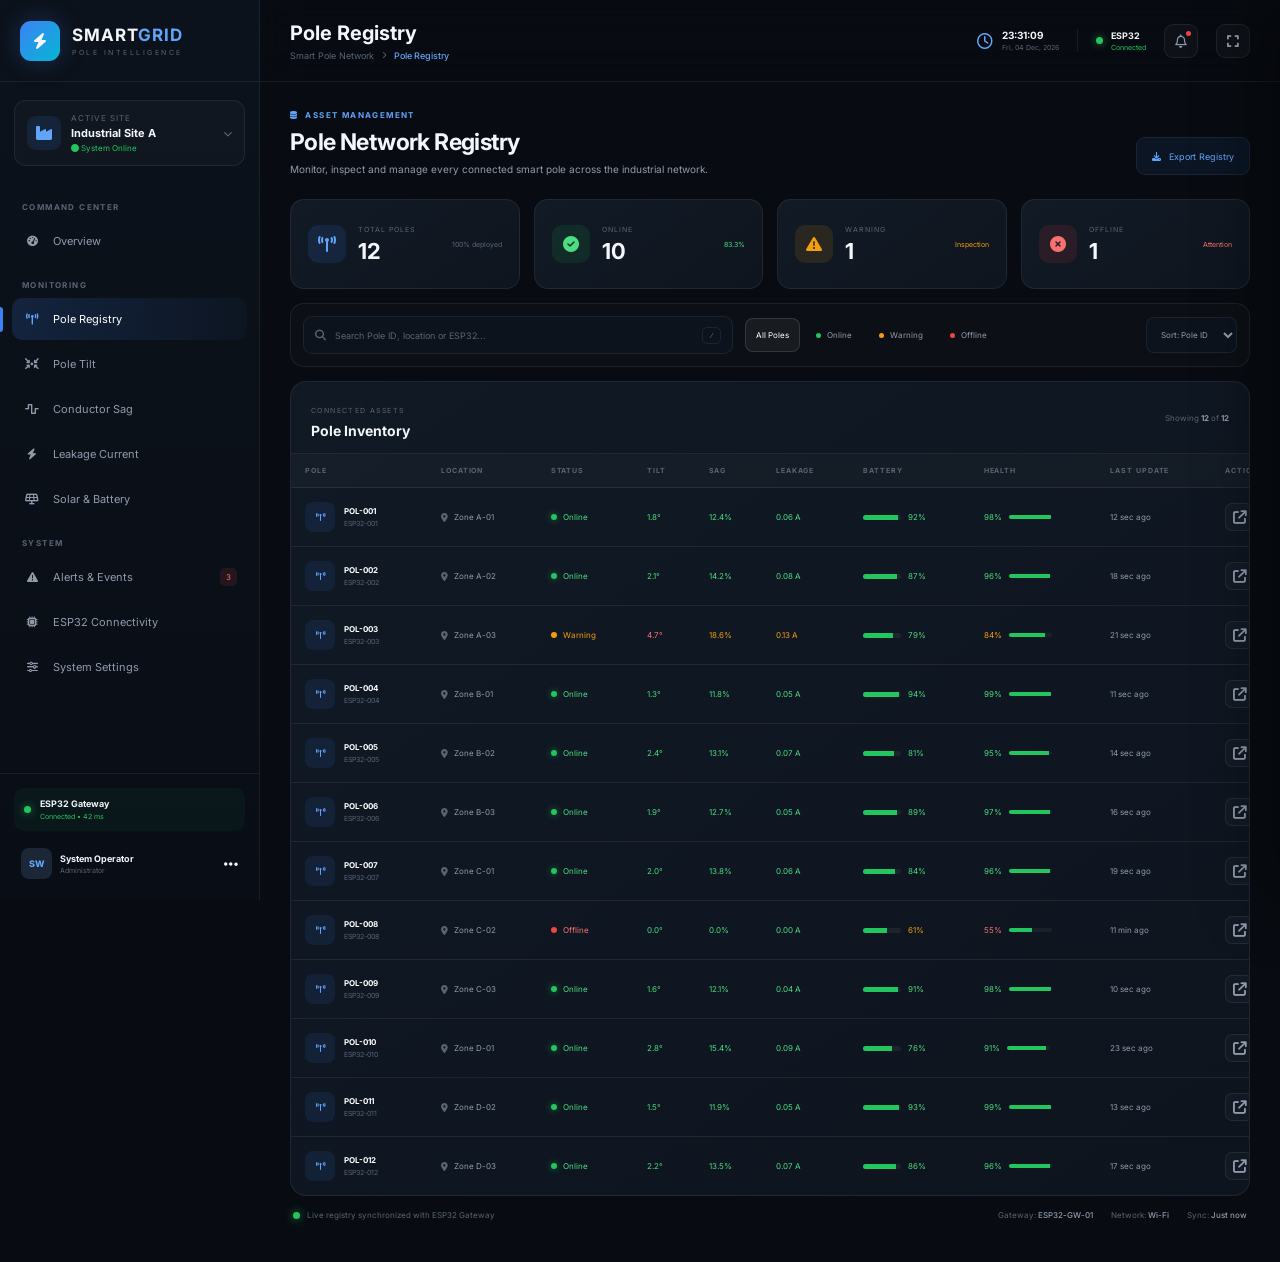
<file: pole-registry.html>
<!DOCTYPE html>
<html lang="en">

<head>

    <meta charset="UTF-8">

    <meta
        name="viewport"
        content="width=device-width, initial-scale=1.0"
    >

    <title>SmartGrid | Pole Registry</title>

    <link
        rel="preconnect"
        href="https://fonts.googleapis.com"
    >

    <link
        rel="preconnect"
        href="https://fonts.gstatic.com"
        crossorigin
    >

    <link
        href="https://fonts.googleapis.com/css2?family=Inter:wght@400;500;600;700;800&display=swap"
        rel="stylesheet"
    >

    <link
        rel="stylesheet"
        href="https://cdnjs.cloudflare.com/ajax/libs/font-awesome/6.5.2/css/all.min.css"
    >

    <link rel="stylesheet" href="pole-registry.css">

</head>


<body>


<div class="app-shell">


    <!-- =====================================================
         SIDEBAR
         ===================================================== -->

    <aside class="sidebar">


        <div class="brand">

            <div class="brand-logo">

                <i class="fa-solid fa-bolt"></i>

            </div>


            <div>

                <h2>
                    SMART<span>GRID</span>
                </h2>

                <p>
                    POLE INTELLIGENCE
                </p>

            </div>

        </div>


        <div class="site-selector">

            <div class="site-icon">

                <i class="fa-solid fa-industry"></i>

            </div>


            <div class="site-info">

                <small>
                    ACTIVE SITE
                </small>

                <strong>
                    Industrial Site A
                </strong>

                <span>
                    <i class="fa-solid fa-circle"></i>
                    System Online
                </span>

            </div>


            <i class="fa-solid fa-chevron-down"></i>

        </div>


        <nav class="main-navigation">


            <div class="nav-section-title">
                COMMAND CENTER
            </div>


            <a
                href="index.html"
                class="nav-item"
            >

                <span class="nav-icon">
                    <i class="fa-solid fa-gauge-high"></i>
                </span>

                <span>
                    Overview
                </span>

            </a>


            <div class="nav-section-title">
                MONITORING
            </div>


            <a
                href="pole-registry.html"
                class="nav-item active"
            >

                <span class="nav-icon">
                    <i class="fa-solid fa-tower-broadcast"></i>
                </span>

                <span>
                    Pole Registry
                </span>

            </a>


            <a href="#" class="nav-item">

                <span class="nav-icon">
                    <i class="fa-solid fa-arrows-to-circle"></i>
                </span>

                <span>
                    Pole Tilt
                </span>

            </a>


            <a href="#" class="nav-item">

                <span class="nav-icon">
                    <i class="fa-solid fa-wave-square"></i>
                </span>

                <span>
                    Conductor Sag
                </span>

            </a>


            <a href="#" class="nav-item">

                <span class="nav-icon">
                    <i class="fa-solid fa-bolt"></i>
                </span>

                <span>
                    Leakage Current
                </span>

            </a>


            <a href="#" class="nav-item">

                <span class="nav-icon">
                    <i class="fa-solid fa-solar-panel"></i>
                </span>

                <span>
                    Solar & Battery
                </span>

            </a>


            <div class="nav-section-title">
                SYSTEM
            </div>


            <a href="#" class="nav-item">

                <span class="nav-icon">
                    <i class="fa-solid fa-triangle-exclamation"></i>
                </span>

                <span>
                    Alerts & Events
                </span>

                <span class="nav-badge">
                    3
                </span>

            </a>


            <a href="#" class="nav-item">

                <span class="nav-icon">
                    <i class="fa-solid fa-microchip"></i>
                </span>

                <span>
                    ESP32 Connectivity
                </span>

            </a>


            <a href="#" class="nav-item">

                <span class="nav-icon">
                    <i class="fa-solid fa-sliders"></i>
                </span>

                <span>
                    System Settings
                </span>

            </a>


        </nav>


        <div class="sidebar-bottom">


            <div class="system-status">

                <span class="status-dot"></span>

                <div>

                    <strong>
                        ESP32 Gateway
                    </strong>

                    <small>
                        Connected • 42 ms
                    </small>

                </div>

            </div>


            <div class="user-profile">

                <div class="user-avatar">
                    SW
                </div>

                <div>

                    <strong>
                        System Operator
                    </strong>

                    <small>
                        Administrator
                    </small>

                </div>

                <i class="fa-solid fa-ellipsis"></i>

            </div>


        </div>


    </aside>



    <!-- =====================================================
         MAIN CONTENT
         ===================================================== -->

    <main class="main-content">


        <!-- TOPBAR -->

        <header class="topbar">


            <div class="page-title">


                <div
                    class="mobile-menu"
                    id="mobileMenu"
                >

                    <i class="fa-solid fa-bars"></i>

                </div>


                <div>

                    <h1>
                        Pole Registry
                    </h1>

                    <div class="breadcrumb">

                        <span>
                            Smart Pole Network
                        </span>

                        <i class="fa-solid fa-chevron-right"></i>

                        <strong>
                            Pole Registry
                        </strong>

                    </div>

                </div>


            </div>


            <div class="topbar-actions">


                <div class="live-clock">

                    <i class="fa-regular fa-clock"></i>

                    <div>

                        <strong id="currentTime">
                            --:--:--
                        </strong>

                        <span id="currentDate">
                            ---
                        </span>

                    </div>

                </div>


                <div class="connection-status">

                    <span class="connection-dot"></span>

                    <div>

                        <strong>
                            ESP32
                        </strong>

                        <small>
                            Connected
                        </small>

                    </div>

                </div>


                <button class="icon-button">

                    <i class="fa-regular fa-bell"></i>

                    <span class="notification-dot"></span>

                </button>


                <button
                    class="icon-button"
                    id="fullscreenBtn"
                >

                    <i class="fa-solid fa-expand"></i>

                </button>


            </div>


        </header>



        <!-- =====================================================
             PAGE CONTENT
             ===================================================== -->

        <section class="content">


            <!-- PAGE INTRO -->

            <div class="page-intro">


                <div>

                    <span class="eyebrow">

                        <i class="fa-solid fa-database"></i>

                        ASSET MANAGEMENT

                    </span>


                    <h2>
                        Pole Network Registry
                    </h2>


                    <p>
                        Monitor, inspect and manage every connected
                        smart pole across the industrial network.
                    </p>

                </div>


                <button
                    class="export-button"
                    id="exportBtn"
                >

                    <i class="fa-solid fa-download"></i>

                    Export Registry

                </button>


            </div>



            <!-- =================================================
                 SUMMARY CARDS
                 ================================================= -->

            <div class="summary-grid">


                <div class="summary-card">

                    <div class="summary-icon blue">

                        <i class="fa-solid fa-tower-broadcast"></i>

                    </div>


                    <div>

                        <span>
                            TOTAL POLES
                        </span>

                        <strong id="totalCount">
                            12
                        </strong>

                    </div>


                    <div class="summary-mini">
                        100% deployed
                    </div>

                </div>



                <div class="summary-card">

                    <div class="summary-icon green">

                        <i class="fa-solid fa-circle-check"></i>

                    </div>


                    <div>

                        <span>
                            ONLINE
                        </span>

                        <strong id="onlineCount">
                            10
                        </strong>

                    </div>


                    <div class="summary-mini green-text">
                        83.3%
                    </div>

                </div>



                <div class="summary-card">

                    <div class="summary-icon orange">

                        <i class="fa-solid fa-triangle-exclamation"></i>

                    </div>


                    <div>

                        <span>
                            WARNING
                        </span>

                        <strong id="warningCount">
                            1
                        </strong>

                    </div>


                    <div class="summary-mini orange-text">
                        Inspection
                    </div>

                </div>



                <div class="summary-card">

                    <div class="summary-icon red">

                        <i class="fa-solid fa-circle-xmark"></i>

                    </div>


                    <div>

                        <span>
                            OFFLINE
                        </span>

                        <strong id="offlineCount">
                            1
                        </strong>

                    </div>


                    <div class="summary-mini red-text">
                        Attention
                    </div>

                </div>



            </div>



            <!-- =================================================
                 CONTROL BAR
                 ================================================= -->

            <div class="control-bar">


                <div class="search-box">

                    <i class="fa-solid fa-magnifying-glass"></i>

                    <input
                        type="text"
                        id="searchInput"
                        placeholder="Search Pole ID, location or ESP32..."
                    >

                    <kbd>
                        /
                    </kbd>

                </div>


                <div class="filter-group">


                    <button
                        class="filter-button active"
                        data-filter="all"
                    >
                        All Poles
                    </button>


                    <button
                        class="filter-button"
                        data-filter="online"
                    >
                        <span class="filter-dot green"></span>
                        Online
                    </button>


                    <button
                        class="filter-button"
                        data-filter="warning"
                    >
                        <span class="filter-dot orange"></span>
                        Warning
                    </button>


                    <button
                        class="filter-button"
                        data-filter="offline"
                    >
                        <span class="filter-dot red"></span>
                        Offline
                    </button>


                </div>


                <select id="sortSelect">

                    <option value="id">
                        Sort: Pole ID
                    </option>

                    <option value="health">
                        Sort: Health
                    </option>

                    <option value="battery">
                        Sort: Battery
                    </option>

                    <option value="tilt">
                        Sort: Tilt
                    </option>

                    <option value="sag">
                        Sort: Sag
                    </option>

                </select>


            </div>



            <!-- =================================================
                 REGISTRY TABLE
                 ================================================= -->

            <div class="registry-panel">


                <div class="panel-header">


                    <div>

                        <span class="panel-eyebrow">
                            CONNECTED ASSETS
                        </span>

                        <h3>
                            Pole Inventory
                        </h3>

                    </div>


                    <div class="record-count">

                        Showing
                        <strong id="visibleCount">
                            12
                        </strong>
                        of
                        <strong>
                            12
                        </strong>

                    </div>


                </div>


                <div class="table-wrapper">


                    <table>


                        <thead>

                            <tr>

                                <th>
                                    POLE
                                </th>

                                <th>
                                    LOCATION
                                </th>

                                <th>
                                    STATUS
                                </th>

                                <th>
                                    TILT
                                </th>

                                <th>
                                    SAG
                                </th>

                                <th>
                                    LEAKAGE
                                </th>

                                <th>
                                    BATTERY
                                </th>

                                <th>
                                    HEALTH
                                </th>

                                <th>
                                    LAST UPDATE
                                </th>

                                <th>
                                    ACTION
                                </th>

                            </tr>

                        </thead>


                        <tbody id="registryBody">
                        </tbody>


                    </table>


                </div>


                <div
                    class="empty-state"
                    id="emptyState"
                >

                    <div class="empty-icon">

                        <i class="fa-solid fa-magnifying-glass"></i>

                    </div>

                    <h3>
                        No poles found
                    </h3>

                    <p>
                        Try changing your search or filter.
                    </p>

                </div>


            </div>



            <!-- =================================================
                 REGISTRY FOOTER
                 ================================================= -->

            <div class="registry-footer">


                <div>

                    <span class="live-indicator"></span>

                    Live registry synchronized with ESP32 Gateway

                </div>


                <div class="footer-details">

                    <span>
                        Gateway:
                        <strong>
                            ESP32-GW-01
                        </strong>
                    </span>

                    <span>
                        Network:
                        <strong>
                            Wi-Fi
                        </strong>
                    </span>

                    <span>
                        Sync:
                        <strong id="syncTime">
                            Just now
                        </strong>
                    </span>

                </div>


            </div>


        </section>


    </main>


</div>



<!-- =========================================================
     POLE DETAIL DRAWER
     ========================================================= -->

<div
    class="drawer-overlay"
    id="drawerOverlay"
></div>


<aside
    class="pole-drawer"
    id="poleDrawer"
>


    <div class="drawer-header">


        <div>

            <span>
                POLE PROFILE
            </span>

            <h2 id="drawerPoleId">
                POL-001
            </h2>

        </div>


        <button
            class="close-drawer"
            id="closeDrawer"
        >

            <i class="fa-solid fa-xmark"></i>

        </button>


    </div>



    <div class="drawer-content">


        <!-- POLE STATUS -->

        <div class="profile-status-card">


            <div class="profile-status-icon">

                <i class="fa-solid fa-tower-broadcast"></i>

            </div>


            <div>

                <span>
                    CURRENT STATUS
                </span>

                <strong id="drawerStatus">
                    ONLINE
                </strong>

                <small id="drawerLastUpdate">
                    Updated 12 sec ago
                </small>

            </div>


            <div class="profile-health">

                <span>
                    HEALTH
                </span>

                <strong id="drawerHealth">
                    98%
                </strong>

            </div>


        </div>



        <!-- BASIC INFORMATION -->

        <div class="drawer-section">


            <div class="drawer-section-title">

                <span>
                    ASSET INFORMATION
                </span>

                <i class="fa-solid fa-circle-info"></i>

            </div>


            <div class="info-grid">


                <div class="info-item">

                    <span>
                        Location
                    </span>

                    <strong id="drawerLocation">
                        Zone A-01
                    </strong>

                </div>


                <div class="info-item">

                    <span>
                        Pole Type
                    </span>

                    <strong>
                        Smart Distribution Pole
                    </strong>

                </div>


                <div class="info-item">

                    <span>
                        ESP32 Device
                    </span>

                    <strong id="drawerESP32">
                        ESP32-001
                    </strong>

                </div>


                <div class="info-item">

                    <span>
                        Installation
                    </span>

                    <strong id="drawerInstall">
                        18 Aug 2026
                    </strong>

                </div>


            </div>


        </div>



        <!-- SENSOR GRID -->

        <div class="drawer-section">


            <div class="drawer-section-title">

                <span>
                    LIVE SENSOR TELEMETRY
                </span>

                <span class="live-badge">
                    LIVE
                </span>

            </div>


            <div class="sensor-grid">


                <!-- TILT -->

                <div class="sensor-card">

                    <div class="sensor-card-top">

                        <div class="sensor-icon blue">

                            <i class="fa-solid fa-arrows-to-circle"></i>

                        </div>

                        <span>
                            POLE TILT
                        </span>

                    </div>


                    <strong id="drawerTilt">
                        1.8°
                    </strong>


                    <small>
                        Safe range: 0–3°
                    </small>


                    <div class="sensor-progress">

                        <span
                            id="tiltProgress"
                            style="width:60%"
                        ></span>

                    </div>

                </div>



                <!-- SAG -->

                <div class="sensor-card">

                    <div class="sensor-card-top">

                        <div class="sensor-icon purple">

                            <i class="fa-solid fa-wave-square"></i>

                        </div>

                        <span>
                            CONDUCTOR SAG
                        </span>

                    </div>


                    <strong id="drawerSag">
                        12.4%
                    </strong>


                    <small>
                        Safe range: 0–16%
                    </small>


                    <div class="sensor-progress">

                        <span
                            id="sagProgress"
                            style="width:48%"
                        ></span>

                    </div>

                </div>



                <!-- LEAKAGE -->

                <div class="sensor-card">

                    <div class="sensor-card-top">

                        <div class="sensor-icon orange">

                            <i class="fa-solid fa-bolt"></i>

                        </div>

                        <span>
                            LEAKAGE CURRENT
                        </span>

                    </div>


                    <strong id="drawerLeakage">
                        0.06 A
                    </strong>


                    <small>
                        Safe range: &lt; 0.10 A
                    </small>


                    <div class="sensor-progress">

                        <span
                            id="leakageProgress"
                            style="width:30%"
                        ></span>

                    </div>

                </div>



                <!-- BATTERY -->

                <div class="sensor-card">

                    <div class="sensor-card-top">

                        <div class="sensor-icon green">

                            <i class="fa-solid fa-battery-three-quarters"></i>

                        </div>

                        <span>
                            BATTERY
                        </span>

                    </div>


                    <strong id="drawerBattery">
                        92%
                    </strong>


                    <small>
                        12.7 V • Charging
                    </small>


                    <div class="sensor-progress green-progress">

                        <span
                            id="batteryProgress"
                            style="width:92%"
                        ></span>

                    </div>

                </div>


            </div>


        </div>



        <!-- SENSOR CONNECTION -->

        <div class="drawer-section">


            <div class="drawer-section-title">

                <span>
                    SENSOR CONNECTIVITY
                </span>

            </div>


            <div class="connection-list">


                <div class="connection-item">

                    <span>

                        <i class="fa-solid fa-arrows-to-circle"></i>

                        MPU6050

                    </span>

                    <strong class="connected">
                        Connected
                    </strong>

                </div>


                <div class="connection-item">

                    <span>

                        <i class="fa-solid fa-ruler-vertical"></i>

                        Ultrasonic Sensor

                    </span>

                    <strong class="connected">
                        Connected
                    </strong>

                </div>


                <div class="connection-item">

                    <span>

                        <i class="fa-solid fa-bolt"></i>

                        Current Sensor

                    </span>

                    <strong class="connected">
                        Connected
                    </strong>

                </div>


                <div class="connection-item">

                    <span>

                        <i class="fa-solid fa-wifi"></i>

                        ESP32 Communication

                    </span>

                    <strong class="connected">
                        Connected
                    </strong>

                </div>


            </div>


        </div>



        <!-- MAINTENANCE -->

        <div class="drawer-section">


            <div class="drawer-section-title">

                <span>
                    MAINTENANCE
                </span>

            </div>


            <div class="maintenance-box">


                <div>

                    <span>
                        Last Inspection
                    </span>

                    <strong id="drawerInspection">
                        08 Sep 2026
                    </strong>

                </div>


                <div>

                    <span>
                        Next Inspection
                    </span>

                    <strong>
                        08 Dec 2026
                    </strong>

                </div>


                <div>

                    <span>
                        Condition
                    </span>

                    <strong class="green-text">
                        Good
                    </strong>

                </div>


            </div>


        </div>


    </div>



    <div class="drawer-footer">


        <button class="secondary-button">

            <i class="fa-solid fa-clock-rotate-left"></i>

            View History

        </button>


        <button class="primary-button">

            <i class="fa-solid fa-chart-line"></i>

            Open Analytics

        </button>


    </div>


</aside>



<div
    class="toast"
    id="toast"
>

    <i class="fa-solid fa-check"></i>

    <div>

        <strong id="toastTitle">
            Success
        </strong>

        <span id="toastMessage">
            Operation completed.
        </span>

    </div>

</div>


<script src="pole-registry.js"></script>

</body>

</html>
</file>
<file: style.css>
/* =========================================================
   SMART POLE COMMAND CENTER
   Professional Industrial IoT Dashboard
   ========================================================= */


/* ================= ROOT ================= */

:root {

    --bg-main: #080c12;
    --bg-sidebar: #0b1018;
    --bg-panel: #101722;
    --bg-panel-light: #141c28;

    --border: rgba(255,255,255,0.07);
    --border-light: rgba(255,255,255,0.11);

    --text-primary: #f2f5f8;
    --text-secondary: #8e9aaa;
    --text-muted: #596575;

    --blue: #3b82f6;
    --blue-light: #60a5fa;

    --green: #22c55e;
    --green-light: #4ade80;

    --red: #ef4444;
    --red-light: #f87171;

    --orange: #f59e0b;

    --purple: #8b5cf6;

    --cyan: #06b6d4;

    --shadow:
        0 10px 40px rgba(0,0,0,0.28);

    --radius: 16px;

    --sidebar-width: 260px;

}


/* ================= RESET ================= */

* {

    margin: 0;
    padding: 0;

    box-sizing: border-box;

}


html {

    scroll-behavior: smooth;

}


body {

    font-family: "Inter", sans-serif;

    background: var(--bg-main);

    color: var(--text-primary);

    min-height: 100vh;

}


button {

    font-family: inherit;

    border: none;

    cursor: pointer;

}


a {

    text-decoration: none;

    color: inherit;

}


/* ================= APP ================= */

.app-shell {

    display: flex;

    min-height: 100vh;

}


/* ================= SIDEBAR ================= */

.sidebar {

    position: fixed;

    left: 0;
    top: 0;
    bottom: 0;

    width: var(--sidebar-width);

    background:
        linear-gradient(
            180deg,
            #0c121b 0%,
            #090e16 100%
        );

    border-right: 1px solid var(--border);

    display: flex;

    flex-direction: column;

    z-index: 100;

}


/* ================= BRAND ================= */

.brand {

    height: 82px;

    display: flex;

    align-items: center;

    gap: 12px;

    padding: 0 20px;

    border-bottom: 1px solid var(--border);

}


.brand-logo {

    width: 40px;
    height: 40px;

    display: flex;

    align-items: center;
    justify-content: center;

    border-radius: 11px;

    background:
        linear-gradient(
            135deg,
            var(--blue),
            var(--cyan)
        );

    color: white;

    font-size: 18px;

    box-shadow:
        0 0 24px rgba(59,130,246,0.3);

}


.brand h2 {

    font-size: 17px;

    font-weight: 800;

    letter-spacing: 1px;

}


.brand h2 span {

    color: var(--blue-light);

}


.brand p {

    font-size: 7px;

    letter-spacing: 2.5px;

    color: var(--text-muted);

    margin-top: 3px;

}


/* ================= SITE SELECTOR ================= */

.site-selector {

    margin: 18px 14px;

    padding: 12px;

    border-radius: 12px;

    background: rgba(255,255,255,0.035);

    border: 1px solid var(--border);

    display: flex;

    align-items: center;

    gap: 10px;

    cursor: pointer;

}


.site-icon {

    width: 34px;
    height: 34px;

    display: flex;

    align-items: center;
    justify-content: center;

    border-radius: 9px;

    background: rgba(59,130,246,0.12);

    color: var(--blue-light);

}


.site-info {

    display: flex;

    flex-direction: column;

    gap: 3px;

    min-width: 0;

    flex: 1;

}


.site-info small {

    font-size: 8px;

    color: var(--text-muted);

    letter-spacing: 1px;

}


.site-info strong {

    font-size: 11px;

    white-space: nowrap;

    overflow: hidden;

    text-overflow: ellipsis;

}


.site-info span {

    font-size: 9px;

    color: var(--green);

}


.site-info span i {

    font-size: 6px;

    margin-right: 3px;

}


.site-arrow {

    color: var(--text-muted);

    font-size: 10px;

}


/* ================= NAV ================= */

.main-navigation {

    padding: 0 12px;

    overflow-y: auto;

}


.nav-section-title {

    font-size: 8px;

    color: var(--text-muted);

    letter-spacing: 1.4px;

    font-weight: 700;

    margin: 18px 10px 8px;

}


.nav-item {

    display: flex;

    align-items: center;

    gap: 11px;

    height: 42px;

    padding: 0 10px;

    border-radius: 10px;

    margin-bottom: 3px;

    color: var(--text-secondary);

    font-size: 11px;

    transition: 0.2s ease;

    position: relative;

}


.nav-item:hover {

    color: var(--text-primary);

    background: rgba(255,255,255,0.04);

}


.nav-item.active {

    color: white;

    background:
        linear-gradient(
            90deg,
            rgba(59,130,246,0.17),
            rgba(59,130,246,0.05)
        );

}


.nav-item.active::before {

    content: "";

    position: absolute;

    left: -12px;

    width: 3px;

    height: 25px;

    border-radius: 0 5px 5px 0;

    background: var(--blue);

    box-shadow:
        0 0 12px rgba(59,130,246,0.8);

}


.nav-icon {

    width: 21px;

    text-align: center;

    font-size: 13px;

}


.nav-item.active .nav-icon {

    color: var(--blue-light);

}


.nav-badge {

    margin-left: auto;

    min-width: 20px;

    height: 20px;

    display: flex;

    align-items: center;
    justify-content: center;

    border-radius: 6px;

    background: rgba(239,68,68,0.14);

    color: var(--red-light);

    font-size: 9px;

    font-weight: 700;

}


/* ================= SIDEBAR BOTTOM ================= */

.sidebar-bottom {

    margin-top: auto;

    padding: 14px;

    border-top: 1px solid var(--border);

}


.system-status {

    display: flex;

    align-items: center;

    gap: 10px;

    padding: 10px;

    background: rgba(34,197,94,0.05);

    border: 1px solid rgba(34,197,94,0.1);

    border-radius: 10px;

    margin-bottom: 12px;

}


.status-dot {

    width: 8px;
    height: 8px;

    border-radius: 50%;

    background: var(--green);

    box-shadow:
        0 0 10px rgba(34,197,94,0.7);

}


.system-status div:nth-child(2) {

    display: flex;

    flex-direction: column;

}


.system-status strong {

    font-size: 10px;

}


.system-status small {

    color: var(--green);

    font-size: 8px;

    margin-top: 3px;

}


.user-profile {

    display: flex;

    align-items: center;

    gap: 9px;

    padding: 8px;

}


.user-avatar {

    width: 31px;
    height: 31px;

    display: flex;

    align-items: center;
    justify-content: center;

    border-radius: 9px;

    background:
        linear-gradient(
            135deg,
            #263246,
            #172130
        );

    color: var(--blue-light);

    font-size: 9px;

    font-weight: 800;

}


.user-profile > div:nth-child(2) {

    display: flex;

    flex-direction: column;

    flex: 1;

}


.user-profile strong {

    font-size: 9px;

}


.user-profile small {

    color: var(--text-muted);

    font-size: 8px;

    margin-top: 2px;

}


.user-profile > i {

    color: var(--text-muted);

    font-size: 11px;

}


/* ================= MAIN ================= */

.main-content {

    margin-left: var(--sidebar-width);

    width: calc(100% - var(--sidebar-width));

    min-height: 100vh;

}


/* ================= TOPBAR ================= */

.topbar {

    height: 82px;

    padding: 0 30px;

    border-bottom: 1px solid var(--border);

    background: rgba(8,12,18,0.86);

    backdrop-filter: blur(20px);

    display: flex;

    align-items: center;

    justify-content: space-between;

    position: sticky;

    top: 0;

    z-index: 50;

}


.page-title {

    display: flex;

    align-items: center;

    gap: 20px;

}


.page-title h1 {

    font-size: 20px;

    font-weight: 700;

    letter-spacing: -0.4px;

}


.breadcrumb {

    display: flex;

    align-items: center;

    gap: 8px;

    margin-top: 5px;

    font-size: 9px;

    color: var(--text-muted);

}


.breadcrumb i {

    font-size: 7px;

}


.breadcrumb strong {

    color: var(--blue-light);

    font-weight: 500;

}


.mobile-menu {

    display: none;

}


.topbar-actions {

    display: flex;

    align-items: center;

    gap: 18px;

}


.live-clock {

    display: flex;

    align-items: center;

    gap: 9px;

    padding-right: 18px;

    border-right: 1px solid var(--border);

}


.live-clock > i {

    color: var(--blue-light);

    font-size: 14px;

}


.live-clock div {

    display: flex;

    flex-direction: column;

    gap: 2px;

}


.live-clock strong {

    font-size: 11px;

}


.live-clock span {

    font-size: 8px;

    color: var(--text-muted);

}


.connection-status {

    display: flex;

    align-items: center;

    gap: 8px;

}


.connection-dot {

    width: 7px;
    height: 7px;

    border-radius: 50%;

    background: var(--green);

    box-shadow:
        0 0 9px rgba(34,197,94,0.7);

}


.connection-status div {

    display: flex;

    flex-direction: column;

}


.connection-status strong {

    font-size: 9px;

}


.connection-status small {

    color: var(--green);

    font-size: 8px;

}


.icon-button {

    width: 34px;
    height: 34px;

    display: flex;

    align-items: center;
    justify-content: center;

    background: rgba(255,255,255,0.035);

    border: 1px solid var(--border);

    color: var(--text-secondary);

    border-radius: 9px;

    position: relative;

    transition: 0.2s;

}


.icon-button:hover {

    color: white;

    background: rgba(255,255,255,0.07);

}


.notification-dot {

    position: absolute;

    width: 5px;
    height: 5px;

    top: 7px;
    right: 7px;

    border-radius: 50%;

    background: var(--red);

}


/* ================= CONTENT ================= */

.dashboard-content {

    padding: 28px 30px 20px;

    max-width: 1800px;

    margin: auto;

}


/* ================= WELCOME ================= */

.welcome-row {

    display: flex;

    align-items: flex-end;

    justify-content: space-between;

    margin-bottom: 24px;

}


.eyebrow {

    display: inline-flex;

    align-items: center;

    gap: 7px;

    font-size: 8px;

    letter-spacing: 1.5px;

    color: var(--blue-light);

    font-weight: 700;

    margin-bottom: 8px;

}


.eyebrow i {

    font-size: 9px;

}


.welcome-row h2 {

    font-size: 22px;

    letter-spacing: -0.6px;

}


.welcome-row p {

    color: var(--text-secondary);

    font-size: 10px;

    margin-top: 7px;

}


.last-update {

    display: flex;

    align-items: center;

    gap: 10px;

    font-size: 8px;

}


.last-update span {

    color: var(--text-muted);

    letter-spacing: 1px;

}


.last-update strong {

    color: var(--text-secondary);

    font-size: 9px;

}


.last-update i {

    color: var(--green);

    animation: rotate 3s linear infinite;

}


@keyframes rotate {

    from { transform: rotate(0); }

    to { transform: rotate(360deg); }

}


/* ================= KPI GRID ================= */

.kpi-grid {

    display: grid;

    grid-template-columns:
        repeat(4, 1fr);

    gap: 14px;

    margin-bottom: 14px;

}


.kpi-card {

    background:
        linear-gradient(
            145deg,
            rgba(19,27,39,0.96),
            rgba(13,19,29,0.96)
        );

    border: 1px solid var(--border);

    border-radius: var(--radius);

    padding: 18px;

    box-shadow: var(--shadow);

    transition: 0.25s;

}


.kpi-card:hover {

    transform: translateY(-2px);

    border-color: var(--border-light);

}


.kpi-top {

    display: flex;

    align-items: center;

    gap: 10px;

}


.kpi-icon {

    width: 33px;
    height: 33px;

    display: flex;

    align-items: center;
    justify-content: center;

    border-radius: 9px;

    font-size: 13px;

}


.kpi-icon.blue {

    color: var(--blue-light);

    background: rgba(59,130,246,0.12);

}


.kpi-icon.green {

    color: var(--green-light);

    background: rgba(34,197,94,0.11);

}


.kpi-icon.red {

    color: var(--red-light);

    background: rgba(239,68,68,0.11);

}


.kpi-icon.purple {

    color: #a78bfa;

    background: rgba(139,92,246,0.12);

}


.kpi-label {

    font-size: 8px;

    letter-spacing: 1.2px;

    color: var(--text-muted);

    font-weight: 700;

}


.kpi-value-row {

    display: flex;

    align-items: center;

    justify-content: space-between;

    margin-top: 17px;

}


.kpi-value-row > strong {

    font-size: 28px;

    letter-spacing: -1px;

}


.kpi-trend {

    font-size: 8px;

    padding: 5px 7px;

    border-radius: 6px;

}


.kpi-trend.positive {

    color: var(--green-light);

    background: rgba(34,197,94,0.08);

}


.kpi-trend.negative {

    color: var(--red-light);

    background: rgba(239,68,68,0.08);

}


.status-pill {

    font-size: 7px;

    letter-spacing: 0.8px;

    font-weight: 700;

    padding: 5px 7px;

    border-radius: 5px;

}


.status-pill.success {

    color: var(--green-light);

    background: rgba(34,197,94,0.08);

}


.kpi-bottom {

    display: flex;

    justify-content: space-between;

    margin-top: 13px;

    font-size: 8px;

}


.kpi-bottom span {

    color: var(--text-muted);

}


.kpi-bottom strong {

    color: var(--text-secondary);

    font-weight: 500;

}


.progress-bar {

    height: 3px;

    background: rgba(255,255,255,0.05);

    border-radius: 4px;

    margin-top: 8px;

    overflow: hidden;

}


.progress-bar span {

    display: block;

    height: 100%;

    border-radius: inherit;

    background: var(--blue);

}


.green-bar span {

    background: var(--green);

}


.red-bar span {

    background: var(--red);

}


.purple-bar span {

    background: var(--purple);

}


/* ================= GRIDS ================= */

.main-grid {

    display: grid;

    grid-template-columns:
        minmax(0, 1.55fr)
        minmax(320px, 0.85fr);

    gap: 14px;

    margin-bottom: 14px;

}


.lower-grid {

    display: grid;

    grid-template-columns:
        minmax(0, 1.55fr)
        minmax(320px, 0.85fr);

    gap: 14px;

}


/* ================= PANEL ================= */

.panel {

    background:
        linear-gradient(
            145deg,
            rgba(17,24,35,0.97),
            rgba(12,18,27,0.97)
        );

    border: 1px solid var(--border);

    border-radius: var(--radius);

    box-shadow: var(--shadow);

    overflow: hidden;

}


.panel-header {

    display: flex;

    align-items: center;

    justify-content: space-between;

    padding: 18px 20px;

    border-bottom: 1px solid var(--border);

}


.panel-eyebrow {

    font-size: 7px;

    color: var(--text-muted);

    letter-spacing: 1.4px;

    font-weight: 700;

}


.panel-header h3 {

    font-size: 14px;

    margin-top: 5px;

}


.panel-action {

    width: 30px;
    height: 30px;

    background: rgba(255,255,255,0.03);

    color: var(--text-muted);

    border: 1px solid var(--border);

    border-radius: 8px;

}


/* ================= ENERGY ================= */

.energy-panel {

    min-height: 360px;

}


.mode-indicator {

    display: flex;

    align-items: center;

    gap: 8px;

    padding: 7px 10px;

    background: rgba(245,158,11,0.07);

    border: 1px solid rgba(245,158,11,0.12);

    border-radius: 9px;

}


.mode-dot {

    width: 7px;
    height: 7px;

    border-radius: 50%;

    background: var(--orange);

    box-shadow:
        0 0 8px rgba(245,158,11,0.7);

}


.mode-indicator div {

    display: flex;

    flex-direction: column;

    gap: 2px;

}


.mode-indicator strong {

    font-size: 7px;

    letter-spacing: 0.8px;

}


.mode-indicator small {

    font-size: 7px;

    color: var(--orange);

}


.energy-flow {

    display: flex;

    align-items: center;

    padding: 26px 22px 20px;

}


.energy-node {

    flex: 1;

    min-width: 0;

    display: flex;

    align-items: center;

    gap: 10px;

    padding: 12px;

    border: 1px solid var(--border);

    background: rgba(255,255,255,0.025);

    border-radius: 12px;

}


.energy-icon {

    width: 34px;
    height: 34px;

    flex-shrink: 0;

    display: flex;

    align-items: center;
    justify-content: center;

    border-radius: 9px;

}


.solar-node .energy-icon {

    color: var(--orange);

    background: rgba(245,158,11,0.11);

}


.controller-node .energy-icon {

    color: var(--blue-light);

    background: rgba(59,130,246,0.11);

}


.load-node .energy-icon {

    color: var(--green-light);

    background: rgba(34,197,94,0.1);

}


.energy-node-info {

    display: flex;

    flex-direction: column;

    gap: 4px;

    min-width: 0;

}


.energy-node-info span {

    font-size: 7px;

    color: var(--text-muted);

    letter-spacing: 0.7px;

}


.energy-node-info strong {

    font-size: 13px;

}


.energy-node-info small {

    font-size: 8px;

    color: var(--text-muted);

}


.energy-line {

    flex: 0 0 38px;

    height: 2px;

    background:
        repeating-linear-gradient(
            90deg,
            var(--blue) 0 5px,
            transparent 5px 10px
        );

    position: relative;

}


.energy-particle {

    position: absolute;

    width: 5px;
    height: 5px;

    border-radius: 50%;

    background: var(--blue-light);

    box-shadow:
        0 0 8px var(--blue);

    top: -2px;

    animation: flowParticle 1.3s linear infinite;

}


@keyframes flowParticle {

    from {
        left: 0;
    }

    to {
        left: calc(100% - 5px);
    }

}


.battery-flow {

    display: flex;

    align-items: center;

    gap: 22px;

    margin: 0 22px;

    padding: 16px;

    background: rgba(255,255,255,0.02);

    border: 1px solid var(--border);

    border-radius: 12px;

}


.battery-visual {

    display: flex;

    align-items: center;

}


.battery-body {

    width: 54px;
    height: 76px;

    border: 2px solid #526070;

    border-radius: 8px;

    padding: 4px;

    position: relative;

    display: flex;

    align-items: flex-end;

    overflow: hidden;

}


.battery-level {

    width: 100%;

    border-radius: 4px;

    background:
        linear-gradient(
            180deg,
            var(--green-light),
            var(--green)
        );

    box-shadow:
        0 0 15px rgba(34,197,94,0.25);

    transition: height 0.5s;

}


.battery-body > span {

    position: absolute;

    left: 0;
    right: 0;

    top: 50%;

    transform: translateY(-50%);

    text-align: center;

    font-size: 10px;

    font-weight: 800;

}


.battery-terminal {

    width: 5px;
    height: 15px;

    background: #526070;

    border-radius: 0 3px 3px 0;

}


.battery-details {

    flex: 1;

}


.battery-details h4 {

    font-size: 11px;

    margin: 4px 0 12px;

}


.battery-stats {

    display: grid;

    grid-template-columns:
        repeat(4,1fr);

    gap: 15px;

}


.battery-stats div {

    display: flex;

    flex-direction: column;

    gap: 4px;

}


.battery-stats span {

    color: var(--text-muted);

    font-size: 7px;

}


.battery-stats strong {

    font-size: 10px;

}


.green-text {

    color: var(--green-light) !important;

}


.energy-summary {

    display: grid;

    grid-template-columns:
        repeat(3,1fr);

    margin: 18px 22px 20px;

    border-top: 1px solid var(--border);

    padding-top: 15px;

}


.energy-summary div {

    display: flex;

    flex-direction: column;

    gap: 5px;

}


.energy-summary span {

    font-size: 7px;

    color: var(--text-muted);

}


.energy-summary strong {

    font-size: 11px;

}


/* ================= HEALTH ================= */

.health-panel {

    min-height: 360px;

}


.health-score {

    display: flex;

    align-items: center;

    gap: 20px;

    padding: 22px;

    border-bottom: 1px solid var(--border);

}


.health-ring {

    width: 120px;
    height: 120px;

    position: relative;

    flex-shrink: 0;

}


.health-ring svg {

    width: 100%;
    height: 100%;

    transform: rotate(-90deg);

}


.ring-bg {

    fill: none;

    stroke: rgba(255,255,255,0.05);

    stroke-width: 8;

}


.ring-progress {

    fill: none;

    stroke: var(--green);

    stroke-width: 8;

    stroke-linecap: round;

    stroke-dasharray: 314;

    stroke-dashoffset: 17;

    filter:
        drop-shadow(0 0 5px rgba(34,197,94,0.3));

}


.ring-content {

    position: absolute;

    inset: 0;

    display: flex;

    align-items: center;
    justify-content: center;

}


.ring-content strong {

    font-size: 25px;

}


.ring-content span {

    font-size: 9px;

    color: var(--text-muted);

    align-self: center;

    margin-top: 12px;

}


.health-score-info {

    display: flex;

    flex-direction: column;

    gap: 6px;

}


.health-score-info strong {

    font-size: 15px;

    color: var(--green-light);

}


.health-score-info span {

    color: var(--text-secondary);

    font-size: 9px;

    line-height: 1.5;

}


.health-score-info small {

    color: var(--text-muted);

    font-size: 7px;

}


.health-metrics {

    padding: 18px 22px;

    display: flex;

    flex-direction: column;

    gap: 14px;

}


.health-metric {

    display: flex;

    flex-direction: column;

    gap: 7px;

}


.metric-title {

    display: flex;

    justify-content: space-between;

    align-items: center;

    font-size: 8px;

}


.metric-title span {

    color: var(--text-secondary);

}


.metric-title i {

    width: 15px;

    color: var(--blue-light);

}


.metric-title strong {

    color: var(--text-primary);

    font-size: 8px;

}


.metric-bar {

    height: 4px;

    border-radius: 4px;

    background: rgba(255,255,255,0.05);

    overflow: hidden;

}


.metric-bar span {

    display: block;

    height: 100%;

    border-radius: inherit;

    background:
        linear-gradient(
            90deg,
            var(--blue),
            var(--cyan)
        );

}


/* ================= TABLE ================= */

.table-wrapper {

    overflow-x: auto;

}


table {

    width: 100%;

    border-collapse: collapse;

}


thead {

    background: rgba(255,255,255,0.018);

}


th {

    text-align: left;

    padding: 11px 14px;

    font-size: 7px;

    color: var(--text-muted);

    letter-spacing: 0.9px;

    font-weight: 700;

    white-space: nowrap;

}


td {

    padding: 12px 14px;

    border-top: 1px solid var(--border);

    font-size: 8px;

    color: var(--text-secondary);

    white-space: nowrap;

}


tbody tr {

    transition: 0.2s;

}


tbody tr:hover {

    background: rgba(255,255,255,0.025);

}


.pole-id {

    color: var(--text-primary);

    font-weight: 700;

}


.status-cell {

    display: flex;

    align-items: center;

    gap: 6px;

}


.table-status-dot {

    width: 6px;
    height: 6px;

    border-radius: 50%;

}


.table-status-dot.online {

    background: var(--green);

    box-shadow: 0 0 6px rgba(34,197,94,0.5);

}


.table-status-dot.warning {

    background: var(--orange);

}


.table-status-dot.offline {

    background: var(--red);

}


.value-good {

    color: var(--green-light);

}


.value-warning {

    color: var(--orange);

}


.value-danger {

    color: var(--red-light);

}


.health-cell {

    display: flex;

    align-items: center;

    gap: 8px;

}


.health-mini-bar {

    width: 42px;
    height: 3px;

    border-radius: 4px;

    background: rgba(255,255,255,0.06);

    overflow: hidden;

}


.health-mini-bar span {

    display: block;

    height: 100%;

    background: var(--green);

}


.view-all {

    display: flex;

    align-items: center;

    gap: 7px;

    background: transparent;

    color: var(--blue-light);

    font-size: 8px;

}


.view-all i {

    font-size: 7px;

}


/* ================= ALERTS ================= */

.alerts-panel {

    min-height: 300px;

}


.alert-count {

    color: var(--red-light);

    background: rgba(239,68,68,0.09);

    border: 1px solid rgba(239,68,68,0.13);

    border-radius: 6px;

    padding: 5px 7px;

    font-size: 7px;

    font-weight: 700;

}


.alerts-list {

    padding: 4px 18px;

}


.alert-item {

    display: flex;

    align-items: flex-start;

    gap: 10px;

    padding: 13px 0;

    border-bottom: 1px solid var(--border);

}


.alert-item:last-child {

    border-bottom: none;

}


.alert-icon {

    width: 29px;
    height: 29px;

    flex-shrink: 0;

    display: flex;

    align-items: center;
    justify-content: center;

    border-radius: 8px;

    font-size: 11px;

}


.alert-icon.danger {

    color: var(--red-light);

    background: rgba(239,68,68,0.1);

}


.alert-icon.warning {

    color: var(--orange);

    background: rgba(245,158,11,0.1);

}


.alert-icon.info {

    color: var(--blue-light);

    background: rgba(59,130,246,0.1);

}


.alert-content {

    flex: 1;

    min-width: 0;

}


.alert-content strong {

    display: block;

    font-size: 8px;

    margin-bottom: 4px;

}


.alert-content span {

    display: block;

    font-size: 7px;

    color: var(--text-muted);

    white-space: nowrap;

    overflow: hidden;

    text-overflow: ellipsis;

}


.alert-time {

    font-size: 7px;

    color: var(--text-muted);

}


.alerts-button {

    margin: 7px 18px 18px;

    width: calc(100% - 36px);

    height: 32px;

    background: rgba(255,255,255,0.025);

    border: 1px solid var(--border);

    color: var(--text-secondary);

    border-radius: 8px;

    font-size: 8px;

    transition: 0.2s;

}


.alerts-button:hover {

    color: white;

    background: rgba(255,255,255,0.05);

}


/* ================= FOOTER ================= */

.dashboard-footer {

    margin-top: 14px;

    padding: 14px 4px 0;

    display: flex;

    justify-content: space-between;

    align-items: center;

    color: var(--text-muted);

    font-size: 8px;

}


.dashboard-footer > div:first-child {

    display: flex;

    align-items: center;

    gap: 7px;

}


.footer-indicator {

    width: 6px;
    height: 6px;

    border-radius: 50%;

    background: var(--green);

    box-shadow: 0 0 8px rgba(34,197,94,0.6);

}


.footer-info {

    display: flex;

    gap: 18px;

}


.footer-info strong {

    color: var(--text-secondary);

    font-weight: 500;

}


/* ================= TOAST ================= */

.toast {

    position: fixed;

    right: 25px;

    bottom: 25px;

    min-width: 280px;

    display: flex;

    align-items: center;

    gap: 10px;

    padding: 13px;

    background: #121b27;

    border: 1px solid var(--border-light);

    border-radius: 12px;

    box-shadow: 0 15px 40px rgba(0,0,0,0.4);

    transform: translateY(130px);

    opacity: 0;

    transition: 0.35s;

    z-index: 500;

}


.toast.show {

    transform: translateY(0);

    opacity: 1;

}


.toast-icon {

    width: 29px;
    height: 29px;

    display: flex;

    align-items: center;
    justify-content: center;

    border-radius: 8px;

    color: var(--green-light);

    background: rgba(34,197,94,0.1);

}


.toast > div:last-child {

    display: flex;

    flex-direction: column;

    gap: 3px;

}


.toast strong {

    font-size: 9px;

}


.toast span {

    font-size: 8px;

    color: var(--text-muted);

}


/* ================= RESPONSIVE ================= */

@media (max-width: 1250px) {

    .kpi-grid {

        grid-template-columns:
            repeat(2,1fr);

    }

    .main-grid,
    .lower-grid {

        grid-template-columns: 1fr;

    }

}


@media (max-width: 900px) {

    .sidebar {

        transform: translateX(-100%);

        transition: 0.3s;

    }


    .sidebar.mobile-open {

        transform: translateX(0);

    }


    .main-content {

        margin-left: 0;

        width: 100%;

    }


    .mobile-menu {

        display: flex;

        width: 34px;
        height: 34px;

        align-items: center;
        justify-content: center;

        background: rgba(255,255,255,0.04);

        border: 1px solid var(--border);

        border-radius: 8px;

        cursor: pointer;

        color: var(--text-secondary);

    }


    .topbar {

        padding: 0 18px;

    }


    .dashboard-content {

        padding: 20px 18px;

    }


    .connection-status,
    .live-clock {

        display: none;

    }

}


@media (max-width: 650px) {

    .kpi-grid {

        grid-template-columns: 1fr;

    }


    .welcome-row {

        align-items: flex-start;

        flex-direction: column;

        gap: 15px;

    }


    .topbar-actions {

        gap: 7px;

    }


    .energy-flow {

        flex-direction: column;

        gap: 8px;

    }


    .energy-node {

        width: 100%;

    }


    .energy-line {

        width: 2px;

        height: 25px;

        flex: none;

        background:
            repeating-linear-gradient(
                180deg,
                var(--blue) 0 5px,
                transparent 5px 10px
            );

    }


    .energy-particle {

        animation:
            flowParticleVertical 1.3s linear infinite;

    }


    @keyframes flowParticleVertical {

        from {
            top: 0;
        }

        to {
            top: calc(100% - 5px);
        }

    }


    .battery-flow {

        flex-direction: column;

        align-items: flex-start;

    }


    .battery-stats {

        grid-template-columns:
            repeat(2,1fr);

    }


    .health-score {

        flex-direction: column;

        align-items: flex-start;

    }


    .energy-summary {

        grid-template-columns: 1fr;

        gap: 12px;

    }


    .footer-info {

        display: none;

    }


    .dashboard-footer {

        justify-content: center;

    }


    .page-title h1 {

        font-size: 16px;

    }

}
</file>
<file: tab4/style.css>
:root {

  --bg: #040a12;

  --panel: #091421;

  --panel2: #0c1928;

  --line: #1b2b3e;

  --text: #edf6ff;

  --muted: #7d8fa6;

  --cyan: #25d9ff;

  --green: #38e09a;

  --yellow: #f7c948;

  --red: #ff5c70;

}


* {
  box-sizing: border-box;
}


body {

  margin: 0;

  background:
    radial-gradient(
      circle at 75% 0,
      #12283e 0,
      #050b14 38%,
      #03070d 100%
    );

  color: var(--text);

  font-family:
    Inter,
    Segoe UI,
    Arial,
    sans-serif;

}


button,
select {
  font: inherit;
}


/* ==================================================
   APP
================================================== */

.app-shell {

  min-height: 100vh;

  display: flex;

}


/* ==================================================
   SIDEBAR
================================================== */

.sidebar {

  position: fixed;

  inset: 0 auto 0 0;

  width: 255px;

  background:
    rgba(4, 11, 19, .96);

  border-right:
    1px solid var(--line);

  padding:
    22px 16px;

  z-index: 5;

  display: flex;

  flex-direction: column;

}


.brand {

  display: flex;

  gap: 12px;

  align-items: center;

  padding:
    5px 8px 28px;

}


.brand-mark {

  width: 40px;

  height: 40px;

  border-radius: 11px;

  display: grid;

  place-items: center;

  background:
    linear-gradient(
      135deg,
      var(--cyan),
      #526cff
    );

  color: #03101a;

  font-weight: 900;

  font-size: 20px;

}


.brand strong {

  display: block;

  letter-spacing: 2px;

}


.brand span {

  display: block;

  color: var(--muted);

  font-size: 8px;

  letter-spacing: 1.5px;

  margin-top: 3px;

}


.nav {

  display: grid;

  gap: 6px;

}


.nav-item {

  color: #8c9db2;

  text-decoration: none;

  padding:
    12px 13px;

  border-radius: 10px;

  display: flex;

  gap: 12px;

  align-items: center;

  font-size: 13px;

  font-weight: 600;

  border:
    1px solid transparent;

  transition: .2s;

}


.nav-item span {

  width: 20px;

  text-align: center;

  font-size: 17px;

}


.nav-item:hover {

  background: #0d1b2b;

  color: #e5f5ff;

}


.nav-item.active {

  background:
    linear-gradient(
      90deg,
      rgba(37,217,255,.11),
      rgba(37,217,255,.01)
    );

  border-color:
    rgba(37,217,255,.13);

  color: #ecfbff;

  box-shadow:
    inset 3px 0 var(--cyan);

}


.sidebar-footer {

  margin-top: auto;

  border:
    1px solid var(--line);

  border-radius: 12px;

  padding: 12px;

  display: flex;

  gap: 10px;

  align-items: center;

  background: #091321;

}


.sidebar-footer i {

  width: 9px;

  height: 9px;

  border-radius: 50%;

  background: var(--green);

  box-shadow:
    0 0 12px var(--green);

}


.sidebar-footer b {

  display: block;

  font-size: 12px;

}


.sidebar-footer small {

  font-size: 10px;

  color: var(--muted);

}


/* ==================================================
   MAIN
================================================== */

.main {

  margin-left: 255px;

  width:
    calc(100% - 255px);

  padding:
    34px 38px;

}


/* ==================================================
   HEADER
================================================== */

.topbar {

  display: flex;

  justify-content: space-between;

  align-items: flex-end;

  gap: 20px;

  margin-bottom: 27px;

}


.eyebrow {

  color: var(--cyan);

  font-size: 9px;

  font-weight: 800;

  letter-spacing: 2px;

  margin:
    0 0 7px;

}


h1 {

  font-size: 32px;

  margin: 0;

  letter-spacing: -.8px;

}


.subtitle {

  color: var(--muted);

  font-size: 13px;

  margin:
    7px 0 0;

}


.actions {

  display: flex;

  gap: 9px;

}


.ghost,
.primary {

  padding:
    10px 15px;

  border-radius: 9px;

  cursor: pointer;

}


.ghost {

  color: #d5e5f5;

  background: #0b1725;

  border:
    1px solid var(--line);

}


.primary {

  color: #031019;

  background:
    linear-gradient(
      135deg,
      #1cc8ef,
      #347cff
    );

  font-weight: 800;

  border: 0;

}


/* ==================================================
   KPI
================================================== */

.kpis {

  display: grid;

  grid-template-columns:
    repeat(4,1fr);

  gap: 14px;

  margin-bottom: 16px;

}


.kpis article {

  background:
    linear-gradient(
      145deg,
      #0d1b2c,
      #08111e
    );

  border:
    1px solid var(--line);

  border-radius: 14px;

  padding:
    16px 18px;

}


.kpis span {

  color: #8193aa;

  font-size: 9px;

  letter-spacing: 1.3px;

}


.kpis strong {

  display: block;

  font-size: 28px;

  margin:
    7px 0 3px;

}


.kpis small {

  color: #62748b;

  font-size: 10px;

}


.kpis .good strong {

  color: var(--green);

}


.kpis .warn strong {

  color: var(--yellow);

}


.kpis .bad strong {

  color: var(--red);

}


/* ==================================================
   WORKSPACE
================================================== */

.workspace {

  display: grid;

  grid-template-columns:
    minmax(0,1.55fr)
    minmax(310px,.65fr);

  gap: 15px;

}


.left-column,
.right-column {

  display: grid;

  gap: 15px;

  align-content: start;

}


/* ==================================================
   CARDS
================================================== */

.selector-card,
.profile-card,
.trend-card,
.status-card,
.diagnostic-card,
.alert-card,
.formula-card {

  background:
    rgba(8,18,30,.94);

  border:
    1px solid var(--line);

  border-radius: 15px;

  box-shadow:
    0 18px 50px
    rgba(0,0,0,.3);

}


/* ==================================================
   SELECTOR
================================================== */

.selector-card {

  display: flex;

  justify-content: space-between;

  align-items: center;

  padding:
    15px 18px;

}


.selector-card h2 {

  margin:
    5px 0 3px;

  font-size: 21px;

}


.selector-card p {

  margin: 0;

  color: var(--muted);

  font-size: 10px;

}


.selector-card select {

  min-width: 185px;

  background: #0c1928;

  color: #d9e7f5;

  border:
    1px solid var(--line);

  border-radius: 8px;

  padding: 10px;

}


/* ==================================================
   LABEL
================================================== */

.label {

  color: var(--cyan);

  font-size: 9px;

  font-weight: 800;

  letter-spacing: 2px;

}


/* ==================================================
   CARD TITLE
================================================== */

.card-title {

  display: flex;

  justify-content: space-between;

  align-items: flex-start;

  padding:
    17px 18px;

  border-bottom:
    1px solid var(--line);

}


.card-title h2 {

  font-size: 15px;

  margin:
    6px 0 0;

}


.live {

  font-size: 9px;

  color: var(--green);

  font-weight: 800;

  letter-spacing: 1px;

}


.live i {

  display: inline-block;

  width: 6px;

  height: 6px;

  background: var(--green);

  border-radius: 50%;

  margin-right: 6px;

  box-shadow:
    0 0 8px var(--green);

}


.range {

  color: #62758b;

  font-size: 8px;

  letter-spacing: 1px;

}


/* ==================================================
   CONDUCTOR PROFILE
================================================== */

.profile-area {

  position: relative;

  height: 330px;

  overflow: hidden;

  background:
    radial-gradient(
      circle at 50% 50%,
      #102b40,
      #07131f 55%,
      #06101a
    );

}


.profile-area svg {

  position: absolute;

  inset: 0;

  width: 100%;

  height: 100%;

}


/* GRID */

.profile-grid line {

  stroke: #172a3d;

  stroke-width: 1;

}


/* POLES */

.support-pole {

  stroke:
    #8ba1b5;

  stroke-width: 9;

  stroke-linecap: round;

}


.cross-arm {

  stroke:
    #536b80;

  stroke-width: 8;

  stroke-linecap: round;

}


/* CONDUCTOR */

.conductor {

  stroke:
    var(--cyan);

  stroke-width: 5;

  fill: none;

  filter:
    drop-shadow(
      0 0 8px
      rgba(37,217,255,.5)
    );

  transition:
    d .6s ease;

}


/* SENSOR */

.sensor-line {

  stroke:
    rgba(247,201,72,.55);

  stroke-width: 2;

  stroke-dasharray:
    7 6;

}


.sensor-point {

  fill:
    var(--yellow);

  stroke:
    #fff;

  stroke-width: 2;

  filter:
    drop-shadow(
      0 0 8px
      rgba(247,201,72,.7)
    );

}


/* MEASUREMENT */

.measurement-line {

  stroke:
    var(--yellow);

  stroke-width: 2;

  stroke-dasharray:
    4 4;

}


/* LABELS */

.support-label {

  position: absolute;

  top: 72px;

  font-size: 8px;

  color: #8295a9;

  letter-spacing: 1px;

}


.left-label {

  left: 8%;

}


.right-label {

  right: 7%;

}


/* BADGES */

.sag-badge {

  position: absolute;

  left: 50%;

  top: 51%;

  transform:
    translate(-50%,-50%);

  padding:
    10px 15px;

  background:
    rgba(5,14,23,.88);

  border:
    1px solid
    rgba(37,217,255,.3);

  border-radius: 10px;

  text-align: center;

  backdrop-filter:
    blur(8px);

}


.sag-badge span {

  display: block;

  font-size: 7px;

  color: #758aa0;

  letter-spacing: 1px;

}


.sag-badge strong {

  display: block;

  color: var(--cyan);

  font-size: 18px;

  margin-top: 4px;

}


.sensor-badge {

  position: absolute;

  left: 17px;

  bottom: 15px;

  background:
    rgba(6,15,25,.85);

  border:
    1px solid var(--line);

  border-radius: 8px;

  padding:
    8px 10px;

}


.sensor-badge span {

  display: block;

  color: #657990;

  font-size: 7px;

  letter-spacing: 1px;

}


.sensor-badge strong {

  font-size: 9px;

  color: var(--yellow);

}


/* PROFILE FOOTER */

.profile-footer {

  display: grid;

  grid-template-columns:
    repeat(4,1fr);

  border-top:
    1px solid var(--line);

}


.profile-footer div {

  padding:
    13px 15px;

  border-right:
    1px solid var(--line);

}


.profile-footer div:last-child {

  border-right: 0;

}


.profile-footer span {

  display: block;

  color: #62758b;

  font-size: 8px;

}


.profile-footer b {

  display: block;

  font-size: 12px;

  margin-top: 4px;

}


/* ==================================================
   TREND
================================================== */

.trend-card {

  min-height: 315px;

}


.chart-wrap {

  display: flex;

  padding:
    22px 20px 0;

  height: 230px;

}


.y-labels {

  width: 40px;

  display: flex;

  flex-direction: column;

  justify-content: space-between;

  padding-bottom: 6px;

  color: #52657c;

  font-size: 8px;

}


.chart-area {

  position: relative;

  flex: 1;

}


.grid-lines {

  position: absolute;

  inset: 0;

  display: flex;

  flex-direction: column;

  justify-content: space-between;

}


.grid-lines i {

  height: 1px;

  background: #1b2b3c;

  width: 100%;

}


.chart-area svg {

  position: absolute;

  inset: 0;

  width: 100%;

  height: 100%;

  z-index: 2;

}


.threshold {

  position: absolute;

  left: 0;

  right: 0;

  border-top: 1px dashed;

  z-index: 3;

}


.threshold span {

  position: absolute;

  right: 0;

  top: -13px;

  font-size: 7px;

  padding:
    3px 5px;

  background: #091421;

}


.warning-line {

  top: 50%;

  border-color:
    rgba(247,201,72,.4);

}


.warning-line span {

  color: var(--yellow);

}


.critical-line {

  top: 25%;

  border-color:
    rgba(255,92,112,.4);

}


.critical-line span {

  color: var(--red);

}


.x-labels {

  display: flex;

  justify-content: space-between;

  color: #52657c;

  font-size: 8px;

  padding:
    4px 20px 12px 60px;

}


/* ==================================================
   STATUS
================================================== */

.status-card {

  padding: 18px;

}


.condition {

  display: flex;

  gap: 12px;

  align-items: center;

  margin:
    17px 0;

}


.condition-icon {

  width: 42px;

  height: 42px;

  border-radius: 12px;

  display: grid;

  place-items: center;

  background:
    rgba(56,224,154,.08);

  border:
    1px solid
    rgba(56,224,154,.2);

  color: var(--green);

  font-size: 20px;

  font-weight: 900;

}


.condition h2 {

  font-size: 16px;

  margin:
    0 0 4px;

}


.condition p {

  font-size: 9px;

  color: var(--muted);

  margin: 0;

  line-height: 1.5;

}


/* METRIC */

.metric {

  border-top:
    1px solid var(--line);

  padding-top: 14px;

}


.metric div:first-child {

  display: flex;

  justify-content: space-between;

  align-items: center;

}


.metric span {

  font-size: 8px;

  color: #6e8197;

  letter-spacing: 1px;

}


.metric b {

  font-size: 21px;

}


.meter {

  height: 7px;

  background: #172638;

  border-radius: 10px;

  margin-top: 9px;

  overflow: hidden;

}


.meter i {

  height: 100%;

  display: block;

  width: 25%;

  background: var(--green);

  border-radius: 10px;

  transition: .5s;

}


/* LIMITS */

.limits {

  margin-top: 15px;

  display: grid;

  grid-template-columns:
    repeat(3,1fr);

  gap: 5px;

}


.limits div {

  background: #0b1726;

  border:
    1px solid var(--line);

  padding:
    8px 6px;

  border-radius: 8px;

  text-align: center;

}


.limits span {

  display: block;

  font-size: 7px;

  color: #687b91;

}


.limits b {

  display: block;

  font-size: 8px;

  margin-top: 4px;

}


/* ==================================================
   SENSOR DIAGNOSTICS
================================================== */

.diagnostic-card {

  padding: 18px;

}


.diagnostic-card .card-title {

  padding:
    0 0 11px;

  margin-bottom: 3px;

}


.sensor-status {

  display: flex;

  align-items: center;

  gap: 10px;

  padding:
    10px 0;

  margin-bottom: 3px;

}


.sensor-dot {

  width: 10px;

  height: 10px;

  border-radius: 50%;

  background: var(--green);

  box-shadow:
    0 0 12px var(--green);

}


.sensor-status b {

  display: block;

  color: var(--green);

  font-size: 9px;

}


.sensor-status small {

  display: block;

  color: #61748b;

  font-size: 8px;

  margin-top: 3px;

}


.info {

  display: flex;

  justify-content: space-between;

  border-bottom:
    1px solid
    rgba(27,43,60,.65);

  padding:
    10px 0;

  font-size: 9px;

}


.info span {

  color: #708399;

}


.info b {

  color: #d8e7f5;

}


/* ==================================================
   ENGINEERING NOTE
================================================== */

.alert-card {

  padding: 16px;

  border-left:
    3px solid var(--green);

}


.alert-card p {

  font-size: 10px;

  color: #aebed0;

  line-height: 1.6;

  margin:
    9px 0 0;

}


/* ==================================================
   FORMULA
================================================== */

.formula-card {

  padding: 16px;

}


.formula-card h3 {

  font-size: 14px;

  margin:
    9px 0;

}


.formula {

  padding:
    12px;

  background: #07121e;

  border:
    1px solid var(--line);

  border-radius: 9px;

  text-align: center;

  color: #dcecf9;

  font-size: 12px;

}


.formula span {

  color: var(--cyan);

  font-weight: 800;

}


.formula-card p {

  color: #6f8196;

  font-size: 9px;

  line-height: 1.6;

}


/* ==================================================
   FOOTER
================================================== */

footer {

  display: flex;

  justify-content: space-between;

  color: #4f6279;

  font-size: 9px;

  margin:
    20px 3px;

}


/* ==================================================
   RESPONSIVE
================================================== */

@media (max-width: 1050px) {

  .workspace {

    grid-template-columns: 1fr;

  }

  .kpis {

    grid-template-columns:
      repeat(2,1fr);

  }

}


@media (max-width: 760px) {

  .sidebar {

    position: relative;

    width: 100%;

    height: auto;

  }


  .app-shell {

    display: block;

  }


  .main {

    margin: 0;

    width: 100%;

    padding:
      22px 15px;

  }


  .nav {

    grid-template-columns:
      repeat(2,1fr);

  }


  .sidebar-footer {

    display: none;

  }


  .topbar {

    flex-direction: column;

    align-items: flex-start;

  }


  .profile-footer {

    grid-template-columns:
      repeat(2,1fr);

  }


  .profile-footer div:nth-child(2) {

    border-right: 0;

  }


  .orientation-main {

    grid-template-columns: 1fr;

  }

}


@media (max-width: 470px) {

  .nav {

    grid-template-columns: 1fr;

  }


  .kpis {

    grid-template-columns: 1fr;

  }


  .selector-card {

    flex-direction: column;

    align-items: flex-start;

  }


  .selector-card select {

    width: 100%;

  }


  h1 {

    font-size: 26px;

  }


  .profile-footer {

    grid-template-columns: 1fr;

  }


  .profile-footer div {

    border-right: 0;

    border-bottom:
      1px solid var(--line);

  }


  .profile-area {

    height: 280px;

  }

}
</file>
<file: tab5/style.css>
/* =========================================================
   VIKRAMA SMART POLE
   TAB 5 — LEAKAGE CURRENT
   ========================================================= */

:root {

    --bg: #040a12;

    --panel: #091421;
    --panel2: #0c1928;

    --line: #1b2b3e;

    --text: #edf6ff;
    --muted: #7d8fa6;

    --cyan: #25d9ff;
    --green: #38e09a;
    --yellow: #f7c948;
    --red: #ff5c70;

    --sidebar: 250px;

    --radius: 16px;
}


* {
    box-sizing: border-box;
    margin: 0;
    padding: 0;
}


body {

    font-family:
        Inter,
        Segoe UI,
        Arial,
        sans-serif;

    background: var(--bg);

    color: var(--text);

    min-height: 100vh;
}


button,
select {

    font: inherit;
}


button {

    cursor: pointer;
}


/* =========================================================
   APP
   ========================================================= */

.app {

    display: flex;

    min-height: 100vh;
}


/* =========================================================
   SIDEBAR
   ========================================================= */

.sidebar {

    width: var(--sidebar);

    position: fixed;

    left: 0;
    top: 0;
    bottom: 0;

    background:
        linear-gradient(
            180deg,
            #07111d 0%,
            #050c15 100%
        );

    border-right: 1px solid var(--line);

    display: flex;

    flex-direction: column;

    z-index: 100;
}


.brand {

    height: 86px;

    display: flex;

    align-items: center;

    gap: 13px;

    padding: 0 22px;

    border-bottom: 1px solid var(--line);
}


.brand-mark {

    width: 40px;
    height: 40px;

    border-radius: 11px;

    display: grid;
    place-items: center;

    font-size: 20px;
    font-weight: 900;

    color: #021018;

    background:
        linear-gradient(
            135deg,
            var(--cyan),
            #75efff
        );

    box-shadow:
        0 0 24px rgba(37, 217, 255, .18);
}


.brand h1 {

    font-size: 17px;

    letter-spacing: 2px;
}


.brand span {

    display: block;

    color: var(--muted);

    font-size: 8px;

    letter-spacing: 1.7px;

    margin-top: 3px;
}


.sidebar-section {

    padding: 25px 22px 10px;

    color: #52657d;

    font-size: 9px;

    letter-spacing: 1.8px;

    font-weight: 700;
}


.navigation {

    display: flex;

    flex-direction: column;

    gap: 4px;

    padding: 0 11px;
}


.nav-item {

    display: flex;

    align-items: center;

    gap: 12px;

    min-height: 43px;

    padding: 0 12px;

    border-radius: 10px;

    color: #8192a8;

    text-decoration: none;

    font-size: 12px;

    transition: .2s;
}


.nav-item:hover {

    color: var(--text);

    background: rgba(255,255,255,.035);
}


.nav-item.active {

    color: var(--cyan);

    background:
        linear-gradient(
            90deg,
            rgba(37,217,255,.13),
            rgba(37,217,255,.035)
        );

    border-left: 2px solid var(--cyan);

    box-shadow:
        inset 0 0 20px rgba(37,217,255,.025);
}


.nav-icon {

    width: 22px;

    text-align: center;

    font-size: 16px;
}


.sidebar-bottom {

    margin-top: auto;

    padding: 15px;

    border-top: 1px solid var(--line);
}


.connection-status {

    display: flex;

    gap: 10px;

    align-items: center;

    padding: 11px;

    border-radius: 10px;

    background: rgba(255,255,255,.025);
}


.connection-dot {

    width: 8px;
    height: 8px;

    background: var(--green);

    border-radius: 50%;

    box-shadow:
        0 0 12px rgba(56,224,154,.7);
}


.connection-status strong {

    display: block;

    font-size: 9px;

    letter-spacing: 1px;
}


.connection-status small {

    color: var(--green);

    font-size: 9px;

    display: block;

    margin-top: 3px;
}


.version {

    color: #42556d;

    font-size: 9px;

    margin-top: 12px;

    text-align: center;
}


/* =========================================================
   MAIN
   ========================================================= */

.main {

    margin-left: var(--sidebar);

    width: calc(100% - var(--sidebar));

    padding: 28px 34px 25px;
}


/* =========================================================
   TOPBAR
   ========================================================= */

.topbar {

    display: flex;

    justify-content: space-between;

    align-items: flex-start;

    gap: 20px;

    margin-bottom: 28px;
}


.breadcrumb {

    color: #5f7188;

    font-size: 9px;

    letter-spacing: 1.5px;

    margin-bottom: 8px;
}


.topbar h2 {

    font-size: 28px;

    letter-spacing: -.7px;
}


.topbar p {

    color: var(--muted);

    margin-top: 7px;

    font-size: 12px;
}


.top-actions {

    display: flex;

    align-items: center;

    gap: 10px;
}


.live-indicator {

    border: 1px solid rgba(56,224,154,.22);

    background: rgba(56,224,154,.06);

    color: var(--green);

    padding: 9px 12px;

    border-radius: 9px;

    font-size: 9px;

    letter-spacing: .8px;

    display: flex;

    align-items: center;

    gap: 7px;
}


.live-indicator span {

    width: 6px;
    height: 6px;

    border-radius: 50%;

    background: var(--green);

    box-shadow:
        0 0 9px var(--green);
}


.icon-button {

    width: 38px;
    height: 38px;

    border: 1px solid var(--line);

    background: var(--panel);

    color: #9aacc0;

    border-radius: 9px;

    transition: .2s;
}


.icon-button:hover {

    border-color: var(--cyan);

    color: var(--cyan);
}


/* =========================================================
   KPI
   ========================================================= */

.kpi-grid {

    display: grid;

    grid-template-columns:
        repeat(4, 1fr);

    gap: 14px;

    margin-bottom: 15px;
}


.kpi-card {

    background:
        linear-gradient(
            145deg,
            rgba(13,28,45,.98),
            rgba(7,17,29,.98)
        );

    border: 1px solid var(--line);

    border-radius: var(--radius);

    padding: 18px;

    min-height: 130px;

    position: relative;

    overflow: hidden;
}


.kpi-card::after {

    content: "";

    position: absolute;

    right: -35px;
    bottom: -45px;

    width: 100px;
    height: 100px;

    border-radius: 50%;

    background:
        radial-gradient(
            circle,
            rgba(37,217,255,.08),
            transparent 70%
        );
}


.kpi-top {

    display: flex;

    justify-content: space-between;

    align-items: center;

    color: var(--muted);

    font-size: 9px;

    letter-spacing: 1.2px;

    font-weight: 700;
}


.kpi-icon {

    width: 30px;
    height: 30px;

    border-radius: 8px;

    display: grid;

    place-items: center;

    font-size: 13px;
}


.kpi-icon.blue {

    color: var(--cyan);

    background: rgba(37,217,255,.09);
}


.kpi-icon.green {

    color: var(--green);

    background: rgba(56,224,154,.09);
}


.kpi-icon.yellow {

    color: var(--yellow);

    background: rgba(247,201,72,.09);
}


.kpi-icon.red {

    color: var(--red);

    background: rgba(255,92,112,.09);
}


.kpi-value {

    font-size: 30px;

    font-weight: 700;

    margin-top: 15px;
}


.kpi-description {

    color: #61748b;

    font-size: 10px;

    margin-top: 4px;
}


.green-text {
    color: var(--green);
}


.yellow-text {
    color: var(--yellow);
}


.red-text {
    color: var(--red);
}


/* =========================================================
   CONTROL PANEL
   ========================================================= */

.control-panel {

    background: var(--panel);

    border: 1px solid var(--line);

    border-radius: var(--radius);

    padding: 15px;

    display: flex;

    align-items: flex-end;

    justify-content: space-between;

    gap: 15px;

    margin-bottom: 15px;
}


.control-left {

    display: flex;

    gap: 12px;
}


.field {

    min-width: 180px;
}


.field label {

    display: block;

    color: #718399;

    font-size: 8px;

    letter-spacing: 1.3px;

    margin-bottom: 7px;
}


.field select {

    width: 100%;

    background: #07121f;

    border: 1px solid var(--line);

    color: var(--text);

    border-radius: 8px;

    padding: 10px 11px;

    outline: none;

    font-size: 11px;
}


.field select:focus {

    border-color: rgba(37,217,255,.55);
}


.control-right {

    display: flex;

    gap: 8px;
}


.primary-button,
.secondary-button {

    border-radius: 8px;

    padding: 10px 13px;

    font-size: 10px;

    font-weight: 600;

    border: 1px solid var(--line);
}


.primary-button {

    color: #031018;

    background: var(--cyan);

    border-color: var(--cyan);
}


.secondary-button {

    color: #9caec1;

    background: #08121f;
}


.primary-button:hover {

    box-shadow:
        0 0 18px rgba(37,217,255,.2);
}


.secondary-button:hover {

    color: var(--cyan);

    border-color: rgba(37,217,255,.45);
}


/* =========================================================
   PANELS
   ========================================================= */

.panel {

    background:
        linear-gradient(
            145deg,
            rgba(9,20,33,.98),
            rgba(6,15,26,.98)
        );

    border: 1px solid var(--line);

    border-radius: var(--radius);

    overflow: hidden;
}


.panel-header {

    padding: 18px 19px;

    display: flex;

    align-items: flex-start;

    justify-content: space-between;

    gap: 15px;

    border-bottom: 1px solid rgba(255,255,255,.035);
}


.eyebrow {

    display: block;

    color: #60738a;

    font-size: 8px;

    letter-spacing: 1.5px;

    margin-bottom: 5px;

    font-weight: 700;
}


.panel h3 {

    font-size: 15px;
}


.status-badge,
.online-badge,
.config-badge {

    padding: 6px 9px;

    border-radius: 6px;

    font-size: 8px;

    letter-spacing: .8px;

    font-weight: 800;
}


.status-badge {

    color: var(--green);

    background: rgba(56,224,154,.08);

    border: 1px solid rgba(56,224,154,.18);
}


.online-badge {

    color: var(--green);

    background: rgba(56,224,154,.08);

    border: 1px solid rgba(56,224,154,.18);
}


.config-badge {

    color: var(--cyan);

    background: rgba(37,217,255,.07);

    border: 1px solid rgba(37,217,255,.15);
}


/* =========================================================
   MAIN GRID
   ========================================================= */

.main-grid {

    display: grid;

    grid-template-columns: 1.35fr .9fr;

    gap: 15px;

    margin-bottom: 15px;
}


/* =========================================================
   CURRENT PANEL
   ========================================================= */

.current-display {

    display: flex;

    align-items: center;

    gap: 35px;

    padding: 25px;
}


.current-ring {

    width: 190px;
    height: 190px;

    flex-shrink: 0;

    border-radius: 50%;

    display: grid;

    place-items: center;

    background:
        conic-gradient(
            var(--green) 0deg,
            var(--green) 85deg,
            rgba(56,224,154,.08) 85deg,
            rgba(56,224,154,.08) 360deg
        );

    position: relative;

    box-shadow:
        0 0 40px rgba(56,224,154,.06);
}


.current-ring::before {

    content: "";

    position: absolute;

    inset: 9px;

    border-radius: 50%;

    background: #07121f;

    border: 1px solid rgba(56,224,154,.12);
}


.ring-inner {

    position: relative;

    z-index: 1;

    text-align: center;
}


.ring-inner strong {

    display: block;

    font-size: 38px;

    line-height: 1;
}


.ring-inner span {

    display: block;

    color: var(--muted);

    font-size: 12px;

    margin-top: 6px;

    letter-spacing: 1px;
}


.current-info {

    flex: 1;
}


.info-row {

    display: flex;

    justify-content: space-between;

    align-items: center;

    padding: 11px 0;

    border-bottom: 1px solid rgba(255,255,255,.045);
}


.info-row:last-child {
    border-bottom: none;
}


.info-row span {

    color: #708299;

    font-size: 10px;
}


.info-row strong {

    font-size: 11px;
}


/* =========================================================
   ALERT STRIP
   ========================================================= */

.alert-strip {

    margin: 0 20px 20px;

    padding: 13px;

    display: flex;

    gap: 11px;

    align-items: center;

    background: rgba(56,224,154,.045);

    border: 1px solid rgba(56,224,154,.12);

    border-radius: 9px;
}


.alert-symbol {

    width: 30px;
    height: 30px;

    display: grid;

    place-items: center;

    border-radius: 8px;

    color: var(--green);

    background: rgba(56,224,154,.08);
}


.alert-strip strong {

    font-size: 10px;
}


.alert-strip p {

    color: #708299;

    font-size: 9px;

    margin-top: 3px;
}


/* =========================================================
   DIAGNOSTICS
   ========================================================= */

.diagnostic-list {

    padding: 6px 18px;
}


.diagnostic-item {

    display: flex;

    align-items: center;

    gap: 10px;

    padding: 12px 0;

    border-bottom: 1px solid rgba(255,255,255,.045);
}


.diagnostic-icon {

    width: 32px;
    height: 32px;

    display: grid;

    place-items: center;

    color: var(--cyan);

    background: rgba(37,217,255,.06);

    border-radius: 8px;

    font-size: 12px;
}


.diagnostic-content {

    flex: 1;
}


.diagnostic-content span {

    display: block;

    color: #6f8198;

    font-size: 9px;
}


.diagnostic-content strong {

    display: block;

    font-size: 10px;

    margin-top: 3px;
}


.check {

    color: var(--green);

    font-size: 14px;
}


.sensor-footer {

    display: flex;

    gap: 45px;

    padding: 16px 19px;

    background: rgba(255,255,255,.015);

    border-top: 1px solid rgba(255,255,255,.04);
}


.sensor-footer span {

    display: block;

    color: #62748b;

    font-size: 8px;

    margin-bottom: 4px;
}


.sensor-footer strong {

    font-size: 10px;
}


/* =========================================================
   CONTENT GRID
   ========================================================= */

.content-grid {

    display: grid;

    grid-template-columns: 1.45fr .75fr;

    gap: 15px;

    margin-bottom: 15px;
}


/* =========================================================
   CHART
   ========================================================= */

.chart-container {

    height: 285px;

    padding: 15px 18px 5px;
}


#trendChart {

    width: 100%;

    height: 100%;

    overflow: visible;
}


.chart-legend {

    display: flex;

    gap: 20px;

    padding: 0 19px 17px;

    color: #708299;

    font-size: 9px;
}


.legend-line {

    display: inline-block;

    width: 18px;

    height: 2px;

    background: var(--cyan);

    vertical-align: middle;

    margin-right: 5px;
}


.legend-normal {

    display: inline-block;

    width: 18px;

    height: 7px;

    background: rgba(56,224,154,.1);

    border: 1px solid rgba(56,224,154,.2);

    vertical-align: middle;

    margin-right: 5px;
}


.chart-unit {

    color: #60738a;

    font-size: 9px;
}


/* =========================================================
   THRESHOLDS
   ========================================================= */

.threshold-panel {

    min-height: 355px;
}


.threshold-item {

    display: flex;

    align-items: center;

    justify-content: space-between;

    padding: 16px 20px;

    border-bottom: 1px solid rgba(255,255,255,.045);
}


.threshold-heading {

    display: flex;

    align-items: center;

    gap: 9px;
}


.threshold-heading strong {

    font-size: 11px;
}


.threshold-dot {

    width: 8px;
    height: 8px;

    border-radius: 50%;
}


.green-dot {
    background: var(--green);
}


.yellow-dot {
    background: var(--yellow);
}


.red-dot {
    background: var(--red);
}


.threshold-value {

    color: #a5b5c7;

    font-family: monospace;

    font-size: 10px;
}


.threshold-note {

    margin: 17px;

    padding: 13px;

    border-radius: 9px;

    background: rgba(37,217,255,.035);

    border: 1px solid rgba(37,217,255,.08);
}


.threshold-note strong {

    color: var(--cyan);

    font-size: 9px;

    letter-spacing: .8px;
}


.threshold-note p {

    color: #687b92;

    font-size: 9px;

    line-height: 1.6;

    margin-top: 6px;
}


/* =========================================================
   TABLE
   ========================================================= */

.pole-panel {

    margin-bottom: 15px;
}


.updated-label {

    color: #62748b;

    font-size: 9px;
}


.table-wrapper {

    overflow-x: auto;
}


table {

    width: 100%;

    border-collapse: collapse;

    min-width: 750px;
}


th {

    text-align: left;

    color: #596c83;

    font-size: 8px;

    letter-spacing: 1px;

    font-weight: 700;

    padding: 13px 19px;

    background: rgba(255,255,255,.015);
}


td {

    padding: 13px 19px;

    border-top: 1px solid rgba(255,255,255,.04);

    color: #a8b7c8;

    font-size: 10px;
}


tr:hover td {

    background: rgba(37,217,255,.025);
}


.pole-id {

    color: var(--cyan);

    font-weight: 700;
}


.table-status {

    display: inline-block;

    padding: 5px 8px;

    border-radius: 5px;

    font-size: 8px;

    font-weight: 700;
}


.table-status.normal {

    color: var(--green);

    background: rgba(56,224,154,.07);
}


.table-status.warning {

    color: var(--yellow);

    background: rgba(247,201,72,.07);
}


.table-status.critical {

    color: var(--red);

    background: rgba(255,92,112,.07);
}


.signal-good {

    color: var(--green);
}


/* =========================================================
   ENGINEERING
   ========================================================= */

.engineering-grid {

    display: grid;

    grid-template-columns: 1.5fr .7fr;

    gap: 15px;

    margin-bottom: 25px;
}


.architecture {

    display: flex;

    align-items: center;

    justify-content: center;

    gap: 13px;

    padding: 28px 18px;
}


.architecture-node {

    min-width: 125px;

    text-align: center;

    padding: 14px 8px;

    border-radius: 10px;

    background: rgba(255,255,255,.02);

    border: 1px solid var(--line);
}


.node-icon {

    width: 34px;
    height: 34px;

    display: grid;

    place-items: center;

    margin: 0 auto 8px;

    border-radius: 9px;

    color: var(--cyan);

    background: rgba(37,217,255,.07);

    font-size: 14px;
}


.architecture-node strong {

    display: block;

    font-size: 10px;
}


.architecture-node span {

    display: block;

    color: #62758c;

    font-size: 8px;

    margin-top: 4px;
}


.architecture-arrow {

    color: #53677f;

    font-size: 17px;
}


/* =========================================================
   FORMULA
   ========================================================= */

.formula-panel {

    padding-bottom: 20px;
}


.formula {

    margin: 25px 20px 15px;

    padding: 20px;

    text-align: center;

    border-radius: 9px;

    background: #06111d;

    border: 1px solid var(--line);

    color: var(--cyan);

    font-family: Georgia, serif;

    font-size: 19px;
}


.formula hr {

    width: 110px;

    margin: 6px auto;

    border: 0;

    border-top: 1px solid var(--cyan);
}


.formula-description {

    color: #697c93;

    font-size: 9px;

    line-height: 1.7;

    padding: 0 20px;
}


/* =========================================================
   FOOTER
   ========================================================= */

footer {

    display: flex;

    justify-content: space-between;

    color: #3e5168;

    font-size: 9px;

    padding: 5px 3px 15px;
}


footer span {

    margin: 0 7px;

    color: #293c52;
}


/* =========================================================
   RESPONSIVE
   ========================================================= */

@media(max-width: 1200px) {

    .kpi-grid {

        grid-template-columns:
            repeat(2, 1fr);
    }

    .main-grid,
    .content-grid,
    .engineering-grid {

        grid-template-columns: 1fr;
    }
}


@media(max-width: 900px) {

    .sidebar {

        width: 70px;
    }

    .brand {

        justify-content: center;

        padding: 0;
    }

    .brand > div:last-child,
    .sidebar-section,
    .nav-item span:last-child,
    .connection-status div,
    .version {

        display: none;
    }

    .navigation {

        padding: 0 8px;
    }

    .nav-item {

        justify-content: center;

        padding: 0;
    }

    .main {

        margin-left: 70px;

        width: calc(100% - 70px);

        padding: 22px;
    }
}


@media(max-width: 650px) {

    .main {

        padding: 15px;
    }

    .topbar {

        flex-direction: column;
    }

    .top-actions {

        width: 100%;
    }

    .control-panel {

        flex-direction: column;

        align-items: stretch;
    }

    .control-left {

        flex-direction: column;
    }

    .control-right {

        width: 100%;
    }

    .control-right button {

        flex: 1;
    }

    .kpi-grid {

        grid-template-columns: 1fr;
    }

    .current-display {

        flex-direction: column;

        padding: 22px;
    }

    .current-ring {

        width: 165px;
        height: 165px;
    }

    .architecture {

        flex-direction: column;
    }

    .architecture-arrow {

        transform: rotate(90deg);
    }

    footer {

        flex-direction: column;

        gap: 7px;
    }
}
</file>
<file: tab6/style.css>
/* =========================================================
   VIKRAMA SMART POLE
   TAB 6 — SOLAR & BATTERY
   ========================================================= */

:root {

    --bg: #040a12;

    --panel: #091421;
    --panel2: #0c1928;

    --line: #1b2b3e;

    --text: #edf6ff;
    --muted: #7d8fa6;

    --cyan: #25d9ff;
    --green: #38e09a;
    --yellow: #f7c948;
    --red: #ff5c70;

    --solar: #ffb84d;

    --sidebar: 250px;

    --radius: 16px;
}


* {
    box-sizing: border-box;
    margin: 0;
    padding: 0;
}


body {

    font-family:
        Inter,
        Segoe UI,
        Arial,
        sans-serif;

    background: var(--bg);

    color: var(--text);

    min-height: 100vh;
}


button,
select {
    font: inherit;
}


button {
    cursor: pointer;
}


/* =========================================================
   APP
   ========================================================= */

.app {

    display: flex;

    min-height: 100vh;
}


/* =========================================================
   SIDEBAR
   ========================================================= */

.sidebar {

    width: var(--sidebar);

    position: fixed;

    left: 0;
    top: 0;
    bottom: 0;

    background:
        linear-gradient(
            180deg,
            #07111d 0%,
            #050c15 100%
        );

    border-right: 1px solid var(--line);

    display: flex;

    flex-direction: column;

    z-index: 100;
}


.brand {

    height: 86px;

    display: flex;

    align-items: center;

    gap: 13px;

    padding: 0 22px;

    border-bottom: 1px solid var(--line);
}


.brand-mark {

    width: 40px;
    height: 40px;

    border-radius: 11px;

    display: grid;

    place-items: center;

    font-size: 20px;

    font-weight: 900;

    color: #021018;

    background:
        linear-gradient(
            135deg,
            var(--cyan),
            #75efff
        );

    box-shadow:
        0 0 24px rgba(37,217,255,.18);
}


.brand h1 {

    font-size: 17px;

    letter-spacing: 2px;
}


.brand span {

    display: block;

    color: var(--muted);

    font-size: 8px;

    letter-spacing: 1.7px;

    margin-top: 3px;
}


.sidebar-section {

    padding: 25px 22px 10px;

    color: #52657d;

    font-size: 9px;

    letter-spacing: 1.8px;

    font-weight: 700;
}


.navigation {

    display: flex;

    flex-direction: column;

    gap: 4px;

    padding: 0 11px;
}


.nav-item {

    display: flex;

    align-items: center;

    gap: 12px;

    min-height: 43px;

    padding: 0 12px;

    border-radius: 10px;

    color: #8192a8;

    text-decoration: none;

    font-size: 12px;

    transition: .2s;
}


.nav-item:hover {

    color: var(--text);

    background: rgba(255,255,255,.035);
}


.nav-item.active {

    color: var(--solar);

    background:
        linear-gradient(
            90deg,
            rgba(255,184,77,.12),
            rgba(255,184,77,.025)
        );

    border-left: 2px solid var(--solar);
}


.nav-icon {

    width: 22px;

    text-align: center;

    font-size: 16px;
}


.sidebar-bottom {

    margin-top: auto;

    padding: 15px;

    border-top: 1px solid var(--line);
}


.connection-status {

    display: flex;

    gap: 10px;

    align-items: center;

    padding: 11px;

    border-radius: 10px;

    background: rgba(255,255,255,.025);
}


.connection-dot {

    width: 8px;
    height: 8px;

    background: var(--green);

    border-radius: 50%;

    box-shadow:
        0 0 12px rgba(56,224,154,.7);
}


.connection-status strong {

    display: block;

    font-size: 9px;

    letter-spacing: 1px;
}


.connection-status small {

    color: var(--green);

    font-size: 9px;

    display: block;

    margin-top: 3px;
}


.version {

    color: #42556d;

    font-size: 9px;

    margin-top: 12px;

    text-align: center;
}


/* =========================================================
   MAIN
   ========================================================= */

.main {

    margin-left: var(--sidebar);

    width: calc(100% - var(--sidebar));

    padding: 28px 34px 25px;
}


/* =========================================================
   TOPBAR
   ========================================================= */

.topbar {

    display: flex;

    justify-content: space-between;

    align-items: flex-start;

    gap: 20px;

    margin-bottom: 28px;
}


.breadcrumb {

    color: #5f7188;

    font-size: 9px;

    letter-spacing: 1.5px;

    margin-bottom: 8px;
}


.topbar h2 {

    font-size: 28px;

    letter-spacing: -.7px;
}


.topbar p {

    color: var(--muted);

    margin-top: 7px;

    font-size: 12px;
}


.top-actions {

    display: flex;

    align-items: center;

    gap: 10px;
}


.live-indicator {

    border: 1px solid rgba(56,224,154,.22);

    background: rgba(56,224,154,.06);

    color: var(--green);

    padding: 9px 12px;

    border-radius: 9px;

    font-size: 9px;

    letter-spacing: .8px;

    display: flex;

    align-items: center;

    gap: 7px;
}


.live-indicator span {

    width: 6px;
    height: 6px;

    border-radius: 50%;

    background: var(--green);

    box-shadow:
        0 0 9px var(--green);
}


.icon-button {

    width: 38px;
    height: 38px;

    border: 1px solid var(--line);

    background: var(--panel);

    color: #9aacc0;

    border-radius: 9px;
}


.icon-button:hover {

    border-color: var(--cyan);

    color: var(--cyan);
}


/* =========================================================
   KPI
   ========================================================= */

.kpi-grid {

    display: grid;

    grid-template-columns:
        repeat(4, 1fr);

    gap: 14px;

    margin-bottom: 15px;
}


.kpi-card {

    background:
        linear-gradient(
            145deg,
            rgba(13,28,45,.98),
            rgba(7,17,29,.98)
        );

    border: 1px solid var(--line);

    border-radius: var(--radius);

    padding: 18px;

    min-height: 130px;

    position: relative;

    overflow: hidden;
}


.kpi-top {

    display: flex;

    justify-content: space-between;

    align-items: center;

    color: var(--muted);

    font-size: 9px;

    letter-spacing: 1.2px;

    font-weight: 700;
}


.kpi-icon {

    width: 30px;
    height: 30px;

    border-radius: 8px;

    display: grid;

    place-items: center;

    font-size: 13px;
}


.kpi-icon.solar {

    color: var(--solar);

    background: rgba(255,184,77,.09);
}


.kpi-icon.battery {

    color: var(--green);

    background: rgba(56,224,154,.09);
}


.kpi-icon.blue {

    color: var(--cyan);

    background: rgba(37,217,255,.09);
}


.kpi-value {

    font-size: 29px;

    font-weight: 700;

    margin-top: 15px;
}


.kpi-description {

    color: #61748b;

    font-size: 10px;

    margin-top: 4px;
}


.solar-text {

    color: var(--solar);
}


.green-text {

    color: var(--green);
}


.mode-text {

    color: var(--solar);
}


/* =========================================================
   CONTROL
   ========================================================= */

.control-panel {

    background: var(--panel);

    border: 1px solid var(--line);

    border-radius: var(--radius);

    padding: 15px;

    display: flex;

    align-items: flex-end;

    justify-content: space-between;

    gap: 15px;

    margin-bottom: 15px;
}


.control-left {

    display: flex;

    gap: 12px;
}


.field {

    min-width: 190px;
}


.field label {

    display: block;

    color: #718399;

    font-size: 8px;

    letter-spacing: 1.3px;

    margin-bottom: 7px;
}


.field select {

    width: 100%;

    background: #07121f;

    border: 1px solid var(--line);

    color: var(--text);

    border-radius: 8px;

    padding: 10px 11px;

    outline: none;

    font-size: 11px;
}


.control-right {

    display: flex;

    gap: 8px;
}


.primary-button,
.secondary-button {

    border-radius: 8px;

    padding: 10px 13px;

    font-size: 10px;

    font-weight: 600;

    border: 1px solid var(--line);
}


.primary-button {

    color: #071018;

    background: var(--cyan);

    border-color: var(--cyan);
}


.secondary-button {

    color: #9caec1;

    background: #08121f;
}


.secondary-button:hover {

    color: var(--cyan);

    border-color: rgba(37,217,255,.45);
}


/* =========================================================
   PANELS
   ========================================================= */

.panel {

    background:
        linear-gradient(
            145deg,
            rgba(9,20,33,.98),
            rgba(6,15,26,.98)
        );

    border: 1px solid var(--line);

    border-radius: var(--radius);

    overflow: hidden;
}


.panel-header {

    padding: 18px 19px;

    display: flex;

    align-items: flex-start;

    justify-content: space-between;

    gap: 15px;

    border-bottom: 1px solid rgba(255,255,255,.035);
}


.eyebrow {

    display: block;

    color: #60738a;

    font-size: 8px;

    letter-spacing: 1.5px;

    margin-bottom: 5px;

    font-weight: 700;
}


.panel h3 {

    font-size: 15px;
}


.status-badge,
.online-badge,
.day-night-badge {

    padding: 6px 9px;

    border-radius: 6px;

    font-size: 8px;

    letter-spacing: .8px;

    font-weight: 800;
}


.status-badge {

    color: var(--green);

    background: rgba(56,224,154,.08);

    border: 1px solid rgba(56,224,154,.18);
}


.online-badge {

    color: var(--green);

    background: rgba(56,224,154,.08);

    border: 1px solid rgba(56,224,154,.18);
}


.day-night-badge {

    color: var(--solar);

    background: rgba(255,184,77,.08);

    border: 1px solid rgba(255,184,77,.17);
}


/* =========================================================
   ENERGY FLOW
   ========================================================= */

.energy-flow-panel {

    margin-bottom: 15px;
}


.energy-flow {

    min-height: 265px;

    padding: 35px 25px;

    display: flex;

    align-items: center;

    justify-content: center;

    gap: 16px;

    position: relative;
}


.energy-node {

    width: 180px;

    min-height: 155px;

    padding: 18px;

    text-align: center;

    border-radius: 14px;

    border: 1px solid var(--line);

    background:
        linear-gradient(
            145deg,
            rgba(255,255,255,.025),
            rgba(255,255,255,.01)
        );
}


.solar-node {

    border-color:
        rgba(255,184,77,.20);
}


.load-node {

    border-color:
        rgba(37,217,255,.18);
}


.battery-node {

    border-color:
        rgba(56,224,154,.18);
}


.energy-icon {

    width: 48px;
    height: 48px;

    display: grid;

    place-items: center;

    margin: 0 auto 10px;

    border-radius: 13px;

    font-size: 23px;
}


.solar-node .energy-icon {

    color: var(--solar);

    background:
        rgba(255,184,77,.09);
}


.load-node .energy-icon {

    color: var(--cyan);

    background:
        rgba(37,217,255,.08);
}


.battery-node .energy-icon {

    color: var(--green);

    background:
        rgba(56,224,154,.08);
}


.energy-node strong {

    display: block;

    font-size: 11px;
}


.energy-node > span {

    display: block;

    color: #65788f;

    font-size: 8px;

    margin-top: 5px;
}


.node-value {

    margin-top: 13px;

    font-size: 17px;

    font-weight: 700;

    color: var(--text);
}


/* =========================================================
   FLOW ARROW
   ========================================================= */

.flow-arrow {

    width: 110px;

    text-align: center;

    position: relative;
}


.flow-line {

    height: 2px;

    width: 100%;

    background:
        linear-gradient(
            90deg,
            transparent,
            var(--solar),
            transparent
        );

    position: relative;

    overflow: hidden;
}


.flow-line::after {

    content: "";

    position: absolute;

    left: -30px;

    top: -2px;

    width: 30px;

    height: 6px;

    border-radius: 50%;

    background: var(--solar);

    box-shadow:
        0 0 10px var(--solar);

    animation:
        flowMove 1.7s linear infinite;
}


@keyframes flowMove {

    from {
        left: -30px;
    }

    to {
        left: 110%;
    }

}


.flow-arrow span {

    display: block;

    margin-top: 7px;

    color: #677a91;

    font-size: 7px;

    letter-spacing: 1px;
}


/* =========================================================
   BATTERY BRANCH
   ========================================================= */

.battery-branch {

    width: 65px;

    height: 120px;

    position: relative;

    display: flex;

    align-items: center;

    justify-content: center;
}


.branch-line {

    position: absolute;

    width: 65px;

    height: 2px;

    background: var(--green);

    transform:
        rotate(90deg);

    opacity: .65;
}


.battery-branch span {

    writing-mode:
        vertical-rl;

    color: var(--green);

    font-size: 7px;

    letter-spacing: 1px;

    z-index: 2;
}


/* =========================================================
   BATTERY VISUAL
   ========================================================= */

.battery-visual {

    width: 68px;

    height: 31px;

    margin: 0 auto 11px;

    border: 2px solid var(--green);

    border-radius: 5px;

    position: relative;

    overflow: hidden;

    background: rgba(56,224,154,.03);
}


.battery-visual::after {

    content: "";

    position: absolute;

    right: -6px;

    top: 8px;

    width: 4px;

    height: 11px;

    border-radius: 1px;

    background: var(--green);
}


.battery-fill {

    position: absolute;

    left: 0;
    top: 0;
    bottom: 0;

    width: 86%;

    background:
        linear-gradient(
            90deg,
            rgba(56,224,154,.25),
            rgba(56,224,154,.65)
        );

    transition: width .4s;
}


.battery-visual span {

    position: relative;

    z-index: 2;

    line-height: 27px;

    font-size: 8px;

    font-weight: 800;
}


/* =========================================================
   ENERGY EXPLANATION
   ========================================================= */

.energy-explanation {

    display: grid;

    grid-template-columns: 1fr 1fr;

    border-top: 1px solid rgba(255,255,255,.04);
}


.logic-item {

    display: flex;

    gap: 12px;

    padding: 17px 20px;

    border-right: 1px solid rgba(255,255,255,.04);
}


.logic-item:last-child {

    border-right: none;
}


.logic-item.active {

    background: rgba(255,184,77,.025);
}


.logic-number {

    color: var(--solar);

    font-size: 9px;

    font-weight: 800;
}


.logic-item strong {

    font-size: 10px;
}


.logic-item p {

    color: #65788f;

    font-size: 9px;

    line-height: 1.5;

    margin-top: 4px;
}


/* =========================================================
   MAIN GRID
   ========================================================= */

.main-grid {

    display: grid;

    grid-template-columns: 1fr 1fr;

    gap: 15px;

    margin-bottom: 15px;
}


/* =========================================================
   BATTERY STATUS
   ========================================================= */

.battery-section {

    display: flex;

    align-items: center;

    gap: 30px;

    padding: 27px;
}


.large-battery {

    width: 180px;

    height: 105px;

    border: 3px solid var(--green);

    border-radius: 10px;

    position: relative;

    overflow: hidden;

    flex-shrink: 0;

    background:
        rgba(56,224,154,.025);
}


.large-battery::after {

    content: "";

    position: absolute;

    right: -10px;

    top: 34px;

    width: 8px;

    height: 34px;

    background: var(--green);

    border-radius: 2px;
}


.large-battery-fill {

    position: absolute;

    left: 0;

    bottom: 0;

    width: 86%;

    height: 100%;

    background:
        linear-gradient(
            90deg,
            rgba(56,224,154,.12),
            rgba(56,224,154,.35)
        );

    transition: width .5s;
}


.battery-level {

    position: absolute;

    inset: 0;

    display: flex;

    align-items: center;

    justify-content: center;

    flex-direction: column;

    z-index: 2;
}


.battery-level strong {

    font-size: 29px;
}


.battery-level span {

    color: #6c8097;

    font-size: 7px;

    letter-spacing: 1px;

    margin-top: 3px;
}


.battery-stats {

    flex: 1;
}


.stat-row {

    display: flex;

    justify-content: space-between;

    align-items: center;

    padding: 10px 0;

    border-bottom: 1px solid rgba(255,255,255,.04);
}


.stat-row:last-child {
    border-bottom: none;
}


.stat-row span {

    color: #6e8198;

    font-size: 9px;
}


.stat-row strong {

    font-size: 10px;
}


/* =========================================================
   SOLAR STATUS
   ========================================================= */

.solar-status {

    display: flex;

    align-items: center;

    padding: 25px 20px;

    gap: 16px;
}


.sun-visual {

    width: 68px;
    height: 68px;

    border-radius: 50%;

    display: grid;

    place-items: center;

    background:
        radial-gradient(
            circle,
            rgba(255,184,77,.18),
            rgba(255,184,77,.03)
        );

    box-shadow:
        0 0 35px rgba(255,184,77,.08);
}


.sun-core {

    color: var(--solar);

    font-size: 31px;
}


.solar-main-value {

    display: flex;

    align-items: baseline;

    gap: 4px;
}


.solar-main-value strong {

    font-size: 39px;

    color: var(--solar);
}


.solar-main-value span {

    color: #718399;

    font-size: 12px;
}


.solar-details {

    margin-left: auto;
}


.solar-details div {

    display: flex;

    justify-content: space-between;

    gap: 30px;

    padding: 6px 0;
}


.solar-details span {

    color: #64778e;

    font-size: 8px;
}


.solar-details strong {

    font-size: 9px;
}


.solar-bar {

    height: 5px;

    margin: 0 20px;

    border-radius: 20px;

    overflow: hidden;

    background: #07111c;
}


.solar-bar-fill {

    height: 100%;

    width: 71%;

    background:
        linear-gradient(
            90deg,
            rgba(255,184,77,.3),
            var(--solar)
        );

    transition: width .5s;
}


.solar-capacity {

    display: flex;

    justify-content: space-between;

    padding: 8px 20px 17px;

    color: #596c83;

    font-size: 8px;
}


/* =========================================================
   CHARTS
   ========================================================= */

.content-grid {

    display: grid;

    grid-template-columns: 1fr 1fr;

    gap: 15px;

    margin-bottom: 15px;
}


.chart-container {

    height: 270px;

    padding: 15px 18px 5px;
}


.chart-container svg {

    width: 100%;

    height: 100%;
}


.chart-unit {

    color: #60738a;

    font-size: 9px;
}


.chart-legend {

    display: flex;

    align-items: center;

    gap: 6px;

    padding: 0 19px 17px;

    color: #708299;

    font-size: 9px;
}


.solar-legend,
.battery-legend {

    width: 18px;

    height: 2px;

    display: inline-block;
}


.solar-legend {

    background: var(--solar);
}


.battery-legend {

    background: var(--green);
}


/* =========================================================
   TABLE
   ========================================================= */

.pole-panel {

    margin-bottom: 15px;
}


.updated-label {

    color: #62748b;

    font-size: 9px;
}


.table-wrapper {

    overflow-x: auto;
}


table {

    width: 100%;

    border-collapse: collapse;

    min-width: 850px;
}


th {

    text-align: left;

    color: #596c83;

    font-size: 8px;

    letter-spacing: 1px;

    font-weight: 700;

    padding: 13px 19px;

    background: rgba(255,255,255,.015);
}


td {

    padding: 13px 19px;

    border-top: 1px solid rgba(255,255,255,.04);

    color: #a8b7c8;

    font-size: 10px;
}


tr:hover td {

    background: rgba(255,184,77,.025);
}


.pole-id {

    color: var(--cyan);

    font-weight: 700;
}


.table-status {

    display: inline-block;

    padding: 5px 8px;

    border-radius: 5px;

    font-size: 8px;

    font-weight: 700;
}


.table-status.healthy {

    color: var(--green);

    background: rgba(56,224,154,.07);
}


.table-status.warning {

    color: var(--yellow);

    background: rgba(247,201,72,.07);
}


.table-status.low {

    color: var(--red);

    background: rgba(255,92,112,.07);
}


/* =========================================================
   ENGINEERING
   ========================================================= */

.engineering-grid {

    display: grid;

    grid-template-columns: 1.45fr .75fr;

    gap: 15px;

    margin-bottom: 25px;
}


.logic-flow {

    display: flex;

    align-items: center;

    justify-content: center;

    gap: 10px;

    padding: 25px 15px;
}


.logic-card {

    flex: 1;

    min-height: 135px;

    text-align: center;

    padding: 15px 10px;

    border: 1px solid var(--line);

    border-radius: 11px;

    background: rgba(255,255,255,.02);
}


.logic-icon {

    width: 35px;
    height: 35px;

    display: grid;

    place-items: center;

    margin: 0 auto 8px;

    border-radius: 9px;

    font-size: 17px;
}


.logic-icon.sun {

    color: var(--solar);

    background: rgba(255,184,77,.08);
}


.logic-icon.battery {

    color: var(--green);

    background: rgba(56,224,154,.08);
}


.logic-icon.night {

    color: #a6b7cb;

    background: rgba(166,183,203,.07);
}


.logic-card strong {

    display: block;

    font-size: 9px;

    letter-spacing: .7px;
}


.logic-card p {

    color: #62758c;

    font-size: 8px;

    line-height: 1.55;

    margin-top: 7px;
}


.logic-arrow {

    color: #52667d;

    font-size: 16px;
}


/* =========================================================
   FORMULA
   ========================================================= */

.formula-card {

    padding: 20px;
}


.formula-title {

    color: #62758c;

    font-size: 8px;

    letter-spacing: 1px;

    margin-bottom: 7px;
}


.formula {

    padding: 13px;

    border-radius: 8px;

    text-align: center;

    background: #06111d;

    border: 1px solid var(--line);

    color: var(--cyan);

    font-family: Georgia, serif;

    font-size: 17px;

    margin-bottom: 15px;
}


.night-title {

    margin-top: 3px;
}


.formula-note {

    padding: 0 20px 20px;

    color: #687b92;

    font-size: 8px;

    line-height: 1.65;
}


/* =========================================================
   FOOTER
   ========================================================= */

footer {

    display: flex;

    justify-content: space-between;

    color: #3e5168;

    font-size: 9px;

    padding: 5px 3px 15px;
}


footer span {

    margin: 0 7px;

    color: #293c52;
}


/* =========================================================
   RESPONSIVE
   ========================================================= */

@media(max-width: 1200px) {

    .kpi-grid {

        grid-template-columns:
            repeat(2, 1fr);
    }

    .energy-flow {

        flex-wrap: wrap;
    }

    .main-grid,
    .content-grid,
    .engineering-grid {

        grid-template-columns: 1fr;
    }
}


@media(max-width: 900px) {

    .sidebar {

        width: 70px;
    }

    .brand {

        justify-content: center;

        padding: 0;
    }

    .brand > div:last-child,
    .sidebar-section,
    .nav-item span:last-child,
    .connection-status div,
    .version {

        display: none;
    }

    .navigation {

        padding: 0 8px;
    }

    .nav-item {

        justify-content: center;

        padding: 0;
    }

    .main {

        margin-left: 70px;

        width: calc(100% - 70px);

        padding: 22px;
    }

    .energy-explanation {

        grid-template-columns: 1fr;
    }

    .logic-item {

        border-right: none;

        border-bottom: 1px solid rgba(255,255,255,.04);
    }
}


@media(max-width: 650px) {

    .main {

        padding: 15px;
    }

    .topbar {

        flex-direction: column;
    }

    .top-actions {

        width: 100%;
    }

    .kpi-grid {

        grid-template-columns: 1fr;
    }

    .control-panel {

        flex-direction: column;

        align-items: stretch;
    }

    .control-left {

        flex-direction: column;
    }

    .control-right {

        width: 100%;
    }

    .control-right button {

        flex: 1;
    }

    .energy-flow {

        flex-direction: column;

        gap: 10px;
    }

    .flow-arrow {

        transform: rotate(90deg);

        margin: 8px 0;
    }

    .battery-branch {

        display: none;
    }

    .battery-section {

        flex-direction: column;
    }

    .solar-status {

        flex-wrap: wrap;
    }

    .solar-details {

        width: 100%;

        margin-left: 0;

        margin-top: 10px;
    }

    .logic-flow {

        flex-direction: column;
    }

    .logic-arrow {

        transform: rotate(90deg);
    }

    footer {

        flex-direction: column;

        gap: 7px;
    }
}
</file>
<file: tab7/style.css>
/* =========================================================
   VIKRAMA SMART POLE
   TAB 7 — ALERTS & EVENT CENTER
   ========================================================= */

:root {

    --bg: #040a12;

    --panel: #091421;
    --panel2: #0c1928;

    --line: #1b2b3e;

    --text: #edf6ff;
    --muted: #7d8fa6;

    --cyan: #25d9ff;
    --green: #38e09a;
    --yellow: #f7c948;
    --red: #ff5c70;

    --sidebar: 250px;

    --radius: 16px;
}


* {

    box-sizing: border-box;

    margin: 0;

    padding: 0;

}


body {

    font-family:
        Inter,
        Segoe UI,
        Arial,
        sans-serif;

    background: var(--bg);

    color: var(--text);

    min-height: 100vh;

}


button,
select {

    font: inherit;

}


button {

    cursor: pointer;

}


/* =========================================================
   APP
   ========================================================= */

.app {

    display: flex;

    min-height: 100vh;

}


/* =========================================================
   SIDEBAR
   ========================================================= */

.sidebar {

    width: var(--sidebar);

    position: fixed;

    left: 0;
    top: 0;
    bottom: 0;

    background:
        linear-gradient(
            180deg,
            #07111d 0%,
            #050c15 100%
        );

    border-right: 1px solid var(--line);

    display: flex;

    flex-direction: column;

    z-index: 100;

}


.brand {

    height: 86px;

    display: flex;

    align-items: center;

    gap: 13px;

    padding: 0 22px;

    border-bottom: 1px solid var(--line);

}


.brand-mark {

    width: 40px;
    height: 40px;

    border-radius: 11px;

    display: grid;

    place-items: center;

    font-size: 20px;

    font-weight: 900;

    color: #021018;

    background:
        linear-gradient(
            135deg,
            var(--cyan),
            #75efff
        );

    box-shadow:
        0 0 24px rgba(37,217,255,.18);

}


.brand h1 {

    font-size: 17px;

    letter-spacing: 2px;

}


.brand span {

    display: block;

    color: var(--muted);

    font-size: 8px;

    letter-spacing: 1.7px;

    margin-top: 3px;

}


.sidebar-section {

    padding: 25px 22px 10px;

    color: #52657d;

    font-size: 9px;

    letter-spacing: 1.8px;

    font-weight: 700;

}


.navigation {

    display: flex;

    flex-direction: column;

    gap: 4px;

    padding: 0 11px;

}


.nav-item {

    display: flex;

    align-items: center;

    gap: 12px;

    min-height: 43px;

    padding: 0 12px;

    border-radius: 10px;

    color: #8192a8;

    text-decoration: none;

    font-size: 12px;

    transition: .2s;

}


.nav-item:hover {

    color: var(--text);

    background: rgba(255,255,255,.035);

}


.nav-item.active {

    color: var(--red);

    background:
        linear-gradient(
            90deg,
            rgba(255,92,112,.12),
            rgba(255,92,112,.025)
        );

    border-left: 2px solid var(--red);

}


.nav-icon {

    width: 22px;

    text-align: center;

    font-size: 16px;

}


.sidebar-bottom {

    margin-top: auto;

    padding: 15px;

    border-top: 1px solid var(--line);

}


.connection-status {

    display: flex;

    gap: 10px;

    align-items: center;

    padding: 11px;

    border-radius: 10px;

    background: rgba(255,255,255,.025);

}


.connection-dot {

    width: 8px;
    height: 8px;

    background: var(--green);

    border-radius: 50%;

    box-shadow:
        0 0 12px rgba(56,224,154,.7);

}


.connection-status strong {

    display: block;

    font-size: 9px;

    letter-spacing: 1px;

}


.connection-status small {

    color: var(--green);

    font-size: 9px;

    display: block;

    margin-top: 3px;

}


.version {

    color: #42556d;

    font-size: 9px;

    margin-top: 12px;

    text-align: center;

}


/* =========================================================
   MAIN
   ========================================================= */

.main {

    margin-left: var(--sidebar);

    width: calc(100% - var(--sidebar));

    padding: 28px 34px 25px;

}


/* =========================================================
   TOPBAR
   ========================================================= */

.topbar {

    display: flex;

    justify-content: space-between;

    align-items: flex-start;

    gap: 20px;

    margin-bottom: 28px;

}


.breadcrumb {

    color: #5f7188;

    font-size: 9px;

    letter-spacing: 1.5px;

    margin-bottom: 8px;

}


.topbar h2 {

    font-size: 28px;

    letter-spacing: -.7px;

}


.topbar p {

    color: var(--muted);

    margin-top: 7px;

    font-size: 12px;

}


.top-actions {

    display: flex;

    align-items: center;

    gap: 10px;

}


.live-indicator {

    border: 1px solid rgba(255,92,112,.22);

    background: rgba(255,92,112,.06);

    color: var(--red);

    padding: 9px 12px;

    border-radius: 9px;

    font-size: 9px;

    letter-spacing: .8px;

    display: flex;

    align-items: center;

    gap: 7px;

}


.live-indicator span {

    width: 6px;
    height: 6px;

    border-radius: 50%;

    background: var(--red);

    box-shadow:
        0 0 9px var(--red);

}


.icon-button {

    width: 38px;
    height: 38px;

    border: 1px solid var(--line);

    background: var(--panel);

    color: #9aacc0;

    border-radius: 9px;

}


.icon-button:hover {

    border-color: var(--cyan);

    color: var(--cyan);

}


/* =========================================================
   KPI
   ========================================================= */

.kpi-grid {

    display: grid;

    grid-template-columns:
        repeat(4, 1fr);

    gap: 14px;

    margin-bottom: 15px;

}


.kpi-card {

    background:
        linear-gradient(
            145deg,
            rgba(13,28,45,.98),
            rgba(7,17,29,.98)
        );

    border: 1px solid var(--line);

    border-radius: var(--radius);

    padding: 18px;

    min-height: 130px;

    position: relative;

    overflow: hidden;

}


.kpi-card.critical-card {

    border-color:
        rgba(255,92,112,.17);

}


.kpi-card.warning-card {

    border-color:
        rgba(247,201,72,.17);

}


.kpi-top {

    display: flex;

    justify-content: space-between;

    align-items: center;

    color: var(--muted);

    font-size: 9px;

    letter-spacing: 1.2px;

    font-weight: 700;

}


.kpi-icon {

    width: 30px;
    height: 30px;

    border-radius: 8px;

    display: grid;

    place-items: center;

    font-size: 13px;

}


.kpi-icon.critical {

    color: var(--red);

    background: rgba(255,92,112,.09);

}


.kpi-icon.warning {

    color: var(--yellow);

    background: rgba(247,201,72,.09);

}


.kpi-icon.info {

    color: var(--cyan);

    background: rgba(37,217,255,.09);

}


.kpi-icon.unresolved {

    color: #a6b7ca;

    background: rgba(166,183,202,.07);

}


.kpi-value {

    font-size: 29px;

    font-weight: 700;

    margin-top: 15px;

}


.kpi-description {

    color: #61748b;

    font-size: 10px;

    margin-top: 4px;

}


.critical-text {

    color: var(--red);

}


.warning-text {

    color: var(--yellow);

}


.info-text {

    color: var(--cyan);

}


.green-text {

    color: var(--green);

}


/* =========================================================
   CONTROL
   ========================================================= */

.control-panel {

    background: var(--panel);

    border: 1px solid var(--line);

    border-radius: var(--radius);

    padding: 15px;

    display: flex;

    align-items: flex-end;

    justify-content: space-between;

    gap: 15px;

    margin-bottom: 15px;

}


.filter-group {

    display: flex;

    gap: 12px;

}


.field {

    min-width: 165px;

}


.field label {

    display: block;

    color: #718399;

    font-size: 8px;

    letter-spacing: 1.3px;

    margin-bottom: 7px;

}


.field select {

    width: 100%;

    background: #07121f;

    border: 1px solid var(--line);

    color: var(--text);

    border-radius: 8px;

    padding: 10px 11px;

    outline: none;

    font-size: 11px;

}


.control-actions {

    display: flex;

    gap: 8px;

}


.primary-button,
.secondary-button {

    border-radius: 8px;

    padding: 10px 13px;

    font-size: 10px;

    font-weight: 600;

    border: 1px solid var(--line);

}


.primary-button {

    color: #071018;

    background: var(--cyan);

    border-color: var(--cyan);

}


.secondary-button {

    color: #9caec1;

    background: #08121f;

}


.secondary-button:hover {

    color: var(--cyan);

    border-color: rgba(37,217,255,.45);

}


/* =========================================================
   PANELS
   ========================================================= */

.panel {

    background:
        linear-gradient(
            145deg,
            rgba(9,20,33,.98),
            rgba(6,15,26,.98)
        );

    border: 1px solid var(--line);

    border-radius: var(--radius);

    overflow: hidden;

}


.panel-header {

    padding: 18px 19px;

    display: flex;

    align-items: flex-start;

    justify-content: space-between;

    gap: 15px;

    border-bottom: 1px solid rgba(255,255,255,.035);

}


.eyebrow {

    display: block;

    color: #60738a;

    font-size: 8px;

    letter-spacing: 1.5px;

    margin-bottom: 5px;

    font-weight: 700;

}


.panel h3 {

    font-size: 15px;

}


.health-status {

    color: var(--yellow);

    background: rgba(247,201,72,.07);

    border: 1px solid rgba(247,201,72,.17);

    padding: 6px 9px;

    border-radius: 6px;

    font-size: 8px;

    font-weight: 800;

    letter-spacing: .7px;

}


.pulse-badge {

    color: var(--red);

    border: 1px solid rgba(255,92,112,.2);

    background: rgba(255,92,112,.06);

    padding: 6px 9px;

    border-radius: 6px;

    font-size: 8px;

    font-weight: 800;

}


/* =========================================================
   SUMMARY
   ========================================================= */

.summary-grid {

    display: grid;

    grid-template-columns: 1fr 1fr;

    gap: 15px;

    margin-bottom: 15px;

}


.health-content {

    display: flex;

    align-items: center;

    gap: 35px;

    padding: 22px;

}


.health-ring {

    width: 145px;

    height: 145px;

    position: relative;

    flex-shrink: 0;

}


.health-ring svg {

    width: 100%;

    height: 100%;

    transform: rotate(-90deg);

}


.ring-bg {

    fill: none;

    stroke: #142333;

    stroke-width: 9;

}


.ring-value {

    fill: none;

    stroke: var(--yellow);

    stroke-width: 9;

    stroke-linecap: round;

    stroke-dasharray: 301.59;

    stroke-dashoffset: 54.29;

    transition: .5s;

}


.health-center {

    position: absolute;

    inset: 0;

    display: flex;

    align-items: center;

    justify-content: center;

    flex-direction: column;

}


.health-center strong {

    font-size: 34px;

}


.health-center span {

    color: #667990;

    font-size: 7px;

    letter-spacing: 1px;

    margin-top: 2px;

}


.health-details {

    flex: 1;

}


.health-line {

    display: flex;

    align-items: center;

    justify-content: space-between;

    padding: 10px 0;

    border-bottom: 1px solid rgba(255,255,255,.04);

}


.health-line:last-child {

    border-bottom: none;

}


.health-line span {

    color: #687b92;

    font-size: 9px;

}


.health-line strong {

    font-size: 10px;

}


/* =========================================================
   DISTRIBUTION
   ========================================================= */

.distribution {

    padding: 13px 20px 17px;

}


.distribution-item {

    display: flex;

    align-items: center;

    gap: 11px;

    padding: 8px 0;

}


.distribution-icon {

    width: 30px;
    height: 30px;

    display: grid;

    place-items: center;

    border-radius: 7px;

    font-size: 13px;

}


.distribution-icon.tilt {

    color: var(--yellow);

    background: rgba(247,201,72,.07);

}


.distribution-icon.sag {

    color: var(--red);

    background: rgba(255,92,112,.07);

}


.distribution-icon.leakage {

    color: var(--cyan);

    background: rgba(37,217,255,.07);

}


.distribution-icon.energy {

    color: #ffb84d;

    background: rgba(255,184,77,.07);

}


.distribution-icon.network {

    color: var(--green);

    background: rgba(56,224,154,.07);

}


.distribution-info {

    flex: 1;

}


.distribution-info strong {

    display: block;

    font-size: 9px;

    margin-bottom: 5px;

}


.distribution-info b {

    font-size: 10px;

}


.distribution-item > b {

    color: #9bacbf;

    font-size: 10px;

}


.distribution-bar {

    width: 100%;

    height: 4px;

    border-radius: 10px;

    background: #101e2d;

    overflow: hidden;

}


.distribution-bar span {

    display: block;

    height: 100%;

    background: var(--cyan);

    border-radius: 10px;

}


/* =========================================================
   PRIORITY ALERT
   ========================================================= */

.live-alert-panel {

    margin-bottom: 15px;

}


.priority-alert {

    display: flex;

    align-items: center;

    gap: 17px;

    padding: 20px;

    background:
        linear-gradient(
            90deg,
            rgba(255,92,112,.065),
            transparent
        );

    border-left: 3px solid var(--red);

}


.priority-icon {

    width: 48px;
    height: 48px;

    flex-shrink: 0;

    display: grid;

    place-items: center;

    border-radius: 12px;

    color: var(--red);

    background: rgba(255,92,112,.10);

    border: 1px solid rgba(255,92,112,.18);

    font-size: 21px;

    font-weight: 900;

}


.priority-content {

    flex: 1;

}


.priority-title {

    display: flex;

    align-items: center;

    justify-content: space-between;

    gap: 20px;

}


.priority-title strong {

    font-size: 12px;

}


.priority-title span {

    color: #65778e;

    font-size: 8px;

}


.priority-content p {

    color: #8293a8;

    font-size: 9px;

    line-height: 1.6;

    margin-top: 6px;

}


.priority-content p strong {

    color: var(--red);

}


.priority-meta {

    display: flex;

    gap: 15px;

    margin-top: 10px;

}


.priority-meta span {

    color: #5e7188;

    font-size: 7px;

    letter-spacing: .6px;

}


.investigate-button {

    padding: 9px 13px;

    border-radius: 7px;

    color: var(--red);

    background: rgba(255,92,112,.06);

    border: 1px solid rgba(255,92,112,.22);

    font-size: 9px;

    font-weight: 700;

}


.investigate-button:hover {

    background: rgba(255,92,112,.12);

}


/* =========================================================
   EVENT TIMELINE
   ========================================================= */

.event-panel {

    margin-bottom: 15px;

}


.event-count {

    color: #60738a;

    font-size: 8px;

    letter-spacing: .8px;

}


.event-list {

    max-height: 370px;

    overflow-y: auto;

}


.event-item {

    display: grid;

    grid-template-columns:
        44px
        1fr
        auto;

    gap: 13px;

    padding: 15px 20px;

    border-bottom: 1px solid rgba(255,255,255,.04);

    transition: .2s;

}


.event-item:hover {

    background: rgba(255,255,255,.018);

}


.event-indicator {

    width: 36px;
    height: 36px;

    display: grid;

    place-items: center;

    border-radius: 9px;

    font-size: 14px;

}


.event-indicator.critical {

    color: var(--red);

    background: rgba(255,92,112,.08);

}


.event-indicator.warning {

    color: var(--yellow);

    background: rgba(247,201,72,.08);

}


.event-indicator.info {

    color: var(--cyan);

    background: rgba(37,217,255,.08);

}


.event-main strong {

    display: block;

    font-size: 10px;

}


.event-main p {

    color: #65788f;

    font-size: 8px;

    margin-top: 4px;

    line-height: 1.5;

}


.event-main-meta {

    display: flex;

    gap: 12px;

    margin-top: 7px;

}


.event-main-meta span {

    color: #4f637a;

    font-size: 7px;

}


.event-time {

    color: #62748b;

    font-size: 8px;

    white-space: nowrap;

}


/* =========================================================
   TABLE
   ========================================================= */

.event-table-panel {

    margin-bottom: 15px;

}


.updated-label {

    color: #62748b;

    font-size: 9px;

}


.table-wrapper {

    overflow-x: auto;

}


table {

    width: 100%;

    border-collapse: collapse;

    min-width: 1050px;

}


th {

    text-align: left;

    color: #596c83;

    font-size: 8px;

    letter-spacing: 1px;

    font-weight: 700;

    padding: 13px 15px;

    background: rgba(255,255,255,.015);

}


td {

    padding: 12px 15px;

    border-top: 1px solid rgba(255,255,255,.04);

    color: #a8b7c8;

    font-size: 9px;

}


tr:hover td {

    background: rgba(255,255,255,.018);

}


.event-id {

    color: var(--cyan);

    font-weight: 700;

}


.severity-badge,
.status-badge-table {

    display: inline-block;

    padding: 5px 7px;

    border-radius: 5px;

    font-size: 7px;

    font-weight: 800;

}


.severity-badge.critical {

    color: var(--red);

    background: rgba(255,92,112,.07);

}


.severity-badge.warning {

    color: var(--yellow);

    background: rgba(247,201,72,.07);

}


.severity-badge.info {

    color: var(--cyan);

    background: rgba(37,217,255,.07);

}


.status-badge-table.active {

    color: var(--red);

    background: rgba(255,92,112,.06);

}


.status-badge-table.acknowledged {

    color: var(--yellow);

    background: rgba(247,201,72,.06);

}


.status-badge-table.resolved {

    color: var(--green);

    background: rgba(56,224,154,.06);

}


.action-button {

    border: 1px solid var(--line);

    background: #08121e;

    color: #8396ac;

    border-radius: 6px;

    padding: 5px 8px;

    font-size: 8px;

}


.action-button:hover {

    color: var(--cyan);

    border-color: rgba(37,217,255,.4);

}


/* =========================================================
   RULES
   ========================================================= */

.rules-grid {

    display: grid;

    grid-template-columns: 1fr 1fr;

    gap: 15px;

    margin-bottom: 25px;

}


.rule-list {

    padding: 8px 20px 15px;

}


.rule {

    display: flex;

    gap: 12px;

    padding: 11px 0;

    border-bottom: 1px solid rgba(255,255,255,.04);

}


.rule:last-child {

    border-bottom: none;

}


.rule-icon {

    width: 30px;
    height: 30px;

    flex-shrink: 0;

    display: grid;

    place-items: center;

    border-radius: 8px;

    font-size: 12px;

}


.rule-icon.critical {

    color: var(--red);

    background: rgba(255,92,112,.08);

}


.rule-icon.warning {

    color: var(--yellow);

    background: rgba(247,201,72,.08);

}


.rule-icon.info {

    color: var(--cyan);

    background: rgba(37,217,255,.08);

}


.rule strong {

    font-size: 9px;

}


.rule p {

    color: #65788f;

    font-size: 8px;

    line-height: 1.5;

    margin-top: 4px;

}


/* =========================================================
   WORKFLOW
   ========================================================= */

.workflow {

    display: flex;

    align-items: center;

    padding: 28px 15px;

}


.workflow-step {

    flex: 1;

    text-align: center;

}


.workflow-step span {

    width: 29px;
    height: 29px;

    display: grid;

    place-items: center;

    margin: auto;

    border-radius: 50%;

    color: #62758c;

    border: 1px solid var(--line);

    font-size: 8px;

}


.workflow-step.active span {

    color: var(--cyan);

    border-color: var(--cyan);

    background: rgba(37,217,255,.07);

}


.workflow-step strong {

    display: block;

    margin-top: 8px;

    font-size: 8px;

    letter-spacing: .5px;

}


.workflow-step small {

    display: block;

    color: #52667d;

    margin-top: 3px;

    font-size: 7px;

}


.workflow-line {

    width: 28px;

    height: 1px;

    background: var(--line);

}


/* =========================================================
   FOOTER
   ========================================================= */

footer {

    display: flex;

    justify-content: space-between;

    color: #3e5168;

    font-size: 9px;

    padding: 5px 3px 15px;

}


footer span {

    margin: 0 7px;

    color: #293c52;

}


/* =========================================================
   RESPONSIVE
   ========================================================= */

@media(max-width: 1200px) {

    .kpi-grid {

        grid-template-columns:
            repeat(2, 1fr);

    }

    .summary-grid,
    .rules-grid {

        grid-template-columns: 1fr;

    }

}


@media(max-width: 900px) {

    .sidebar {

        width: 70px;

    }

    .brand {

        justify-content: center;

        padding: 0;

    }

    .brand > div:last-child,
    .sidebar-section,
    .nav-item span:last-child,
    .connection-status div,
    .version {

        display: none;

    }

    .navigation {

        padding: 0 8px;

    }

    .nav-item {

        justify-content: center;

        padding: 0;

    }

    .main {

        margin-left: 70px;

        width: calc(100% - 70px);

        padding: 22px;

    }

    .control-panel {

        align-items: stretch;

        flex-direction: column;

    }

    .filter-group {

        flex-wrap: wrap;

    }

}


@media(max-width: 650px) {

    .main {

        padding: 15px;

    }

    .topbar {

        flex-direction: column;

    }

    .kpi-grid {

        grid-template-columns: 1fr;

    }

    .filter-group {

        flex-direction: column;

    }

    .field {

        width: 100%;

    }

    .control-actions {

        width: 100%;

    }

    .control-actions button {

        flex: 1;

    }

    .health-content {

        flex-direction: column;

    }

    .priority-alert {

        align-items: flex-start;

        flex-direction: column;

    }

    .priority-title {

        flex-direction: column;

        align-items: flex-start;

        gap: 5px;

    }

    .priority-meta {

        flex-wrap: wrap;

    }

    .workflow {

        flex-direction: column;

        gap: 12px;

    }

    .workflow-line {

        width: 1px;

        height: 20px;

    }

    footer {

        flex-direction: column;

        gap: 7px;

    }

}
</file>
<file: tab8/style.css>
:root {

    --bg: #040a12;
    --panel: #091421;
    --panel2: #0c1928;
    --line: #1b2b3e;

    --text: #edf6ff;
    --muted: #7d8fa6;

    --cyan: #25d9ff;
    --green: #38e09a;
    --yellow: #f7c948;
    --red: #ff5c70;

    --sidebar: 255px;

    --shadow:
        0 18px 50px rgba(0,0,0,.25);
}


* {
    box-sizing: border-box;
    margin: 0;
    padding: 0;
}


body {

    background:
        radial-gradient(
            circle at 70% 10%,
            rgba(37,217,255,.05),
            transparent 25%
        ),
        var(--bg);

    color: var(--text);

    font-family:
        Inter,
        Segoe UI,
        Arial,
        sans-serif;

    min-height: 100vh;
}


button,
input,
select {
    font-family: inherit;
}


.app {
    display: flex;
    min-height: 100vh;
}


/* ================= SIDEBAR ================= */

.sidebar {

    width: var(--sidebar);

    background:
        linear-gradient(
            180deg,
            #07111d,
            #040a12
        );

    border-right: 1px solid var(--line);

    padding: 22px 16px;

    position: fixed;

    top: 0;
    bottom: 0;
    left: 0;

    display: flex;
    flex-direction: column;

    z-index: 20;
}


.brand {

    display: flex;
    align-items: center;

    gap: 12px;

    padding: 4px 8px 28px;
}


.brand-mark {

    width: 40px;
    height: 40px;

    border-radius: 12px;

    display: grid;
    place-items: center;

    background:
        linear-gradient(
            135deg,
            var(--cyan),
            #147bff
        );

    color: #00121c;

    font-weight: 900;

    box-shadow:
        0 0 25px rgba(37,217,255,.2);
}


.brand h1 {

    font-size: 18px;
    letter-spacing: 2px;
}


.brand span {

    color: var(--muted);

    font-size: 9px;

    letter-spacing: 1.5px;
}


.side-label {

    color: #52667d;

    font-size: 10px;

    font-weight: 700;

    letter-spacing: 1.8px;

    padding: 0 10px 10px;
}


.navigation {

    display: flex;
    flex-direction: column;

    gap: 5px;
}


.nav-item {

    text-decoration: none;

    color: var(--muted);

    padding: 12px 12px;

    border-radius: 9px;

    display: flex;
    align-items: center;

    gap: 12px;

    font-size: 13px;

    transition: .2s;
}


.nav-item:hover {

    background: rgba(37,217,255,.06);

    color: var(--text);
}


.nav-item.active {

    background:
        linear-gradient(
            90deg,
            rgba(37,217,255,.13),
            rgba(37,217,255,.03)
        );

    color: var(--cyan);

    border-left: 2px solid var(--cyan);
}


.nav-icon {

    width: 20px;

    text-align: center;

    font-size: 16px;
}


.sidebar-bottom {

    margin-top: auto;
}


.system-status {

    display: flex;

    align-items: center;

    gap: 10px;

    background: var(--panel);

    border: 1px solid var(--line);

    border-radius: 10px;

    padding: 12px;
}


.status-dot {

    width: 8px;
    height: 8px;

    border-radius: 50%;

    background: var(--green);

    box-shadow:
        0 0 12px rgba(56,224,154,.7);
}


.system-status strong {

    display: block;

    font-size: 11px;
}


.system-status small {

    display: block;

    color: var(--muted);

    font-size: 9px;

    margin-top: 3px;
}


.version {

    color: #46586d;

    font-size: 9px;

    text-align: center;

    margin-top: 14px;
}


/* ================= MAIN ================= */

.main {

    margin-left: var(--sidebar);

    width: calc(100% - var(--sidebar));

    padding: 28px 32px 35px;
}


.topbar {

    display: flex;

    justify-content: space-between;

    align-items: flex-start;

    gap: 20px;

    margin-bottom: 28px;
}


.breadcrumb {

    color: var(--cyan);

    font-size: 9px;

    letter-spacing: 1.8px;

    margin-bottom: 8px;
}


.topbar h2 {

    font-size: 27px;

    letter-spacing: -.5px;
}


.topbar p {

    color: var(--muted);

    margin-top: 7px;

    font-size: 12px;
}


.top-actions {

    display: flex;

    align-items: center;

    gap: 10px;
}


.connection-pill {

    border: 1px solid rgba(56,224,154,.25);

    background: rgba(56,224,154,.06);

    color: var(--green);

    padding: 9px 12px;

    border-radius: 7px;

    font-size: 9px;

    font-weight: 700;

    letter-spacing: .8px;

    display: flex;

    align-items: center;

    gap: 7px;
}


.pulse {

    width: 7px;
    height: 7px;

    border-radius: 50%;

    background: var(--green);

    animation: pulse 1.5s infinite;
}


@keyframes pulse {

    0% {
        box-shadow: 0 0 0 0 rgba(56,224,154,.5);
    }

    70% {
        box-shadow: 0 0 0 8px rgba(56,224,154,0);
    }

    100% {
        box-shadow: 0 0 0 0 rgba(56,224,154,0);
    }
}


/* ================= BUTTONS ================= */

.btn {

    border: 1px solid var(--line);

    background: var(--panel);

    color: var(--text);

    padding: 9px 13px;

    border-radius: 7px;

    cursor: pointer;

    font-size: 10px;

    font-weight: 700;

    transition: .2s;
}


.btn:hover {

    border-color: var(--cyan);

    color: var(--cyan);

    transform: translateY(-1px);
}


.btn.primary {

    background:
        linear-gradient(
            135deg,
            #19cbe9,
            #1688ff
        );

    color: #00131d;

    border: none;
}


.btn.secondary {

    background: var(--panel);
}


/* ================= KPI ================= */

.kpi-grid {

    display: grid;

    grid-template-columns:
        repeat(4, 1fr);

    gap: 14px;

    margin-bottom: 30px;
}


.kpi-card {

    background:
        linear-gradient(
            145deg,
            rgba(12,25,40,.98),
            rgba(7,17,29,.98)
        );

    border: 1px solid var(--line);

    border-radius: 12px;

    padding: 17px;

    box-shadow: var(--shadow);

    position: relative;

    overflow: hidden;
}


.kpi-card::after {

    content: "";

    position: absolute;

    right: -30px;
    top: -30px;

    width: 90px;
    height: 90px;

    border-radius: 50%;

    background:
        radial-gradient(
            circle,
            rgba(37,217,255,.07),
            transparent 65%
        );
}


.kpi-top {

    display: flex;

    justify-content: space-between;

    color: var(--muted);

    font-size: 9px;

    letter-spacing: 1.1px;

    font-weight: 700;
}


.kpi-icon {

    color: var(--cyan);

    font-size: 17px;
}


.kpi-value {

    font-size: 30px;

    font-weight: 800;

    margin: 13px 0 8px;
}


.kpi-value small {

    font-size: 12px;

    color: var(--muted);

    font-weight: 500;
}


.kpi-footer {

    color: var(--muted);

    font-size: 10px;
}


.green {

    color: var(--green);
}


.green-text {

    color: var(--green);
}


.signal-bars {

    display: flex;

    gap: 3px;

    margin-top: 9px;
}


.signal-bars i {

    width: 14px;

    height: 4px;

    border-radius: 3px;

    background: var(--green);
}


.signal-bars i:nth-child(4),
.signal-bars i:nth-child(5) {

    opacity: .3;
}


/* ================= SECTION ================= */

.section-header {

    display: flex;

    align-items: center;

    justify-content: space-between;

    margin-bottom: 13px;
}


.section-header h3 {

    font-size: 16px;
}


.section-header p {

    color: var(--muted);

    font-size: 10px;

    margin-top: 4px;
}


.network-status {

    color: var(--green);

    font-size: 9px;

    font-weight: 700;

    letter-spacing: .8px;

    display: flex;

    align-items: center;

    gap: 7px;
}


/* ================= PANELS ================= */

.panel {

    background:
        linear-gradient(
            145deg,
            rgba(10,22,36,.96),
            rgba(6,15,26,.96)
        );

    border: 1px solid var(--line);

    border-radius: 12px;

    margin-bottom: 18px;

    overflow: hidden;

    box-shadow: var(--shadow);
}


.panel-head {

    padding: 17px 18px;

    border-bottom: 1px solid var(--line);

    display: flex;

    align-items: center;

    justify-content: space-between;

    gap: 15px;
}


.panel-head h3 {

    font-size: 14px;
}


.panel-head p {

    color: var(--muted);

    font-size: 10px;

    margin-top: 4px;
}


.panel-actions {

    display: flex;

    gap: 8px;
}


select,
input {

    background: #07121f;

    border: 1px solid var(--line);

    color: var(--text);

    border-radius: 6px;

    padding: 9px 10px;

    outline: none;

    font-size: 10px;
}


select:focus,
input:focus {

    border-color: var(--cyan);
}


/* ================= TABLE ================= */

.table-wrapper {

    overflow-x: auto;
}


table {

    width: 100%;

    border-collapse: collapse;

    min-width: 850px;
}


th {

    text-align: left;

    color: #657991;

    font-size: 9px;

    letter-spacing: 1px;

    padding: 12px 15px;

    background: rgba(255,255,255,.015);

    border-bottom: 1px solid var(--line);
}


td {

    padding: 13px 15px;

    font-size: 10px;

    border-bottom: 1px solid rgba(27,43,62,.6);

    color: #b9c8d8;
}


tbody tr:hover {

    background: rgba(37,217,255,.025);
}


.device-name {

    color: var(--text);

    font-weight: 700;
}


.device-sub {

    color: var(--muted);

    display: block;

    font-size: 8px;

    margin-top: 3px;
}


.status-badge {

    display: inline-flex;

    align-items: center;

    gap: 6px;

    padding: 5px 8px;

    border-radius: 5px;

    font-size: 8px;

    font-weight: 800;
}


.status-badge.online {

    color: var(--green);

    background: rgba(56,224,154,.07);
}


.status-badge.offline {

    color: var(--red);

    background: rgba(255,92,112,.07);
}


.rssi {

    font-weight: 700;

    color: var(--green);
}


/* ================= TWO COLUMN ================= */

.two-column {

    display: grid;

    grid-template-columns: 1.25fr .75fr;

    gap: 18px;

    align-items: start;
}


.two-column .panel {

    height: 100%;
}


/* ================= DEVICE ================= */

.device-header {

    display: flex;

    align-items: center;

    gap: 12px;

    padding: 18px;

    border-bottom: 1px solid var(--line);
}


.device-avatar {

    width: 46px;
    height: 46px;

    display: grid;
    place-items: center;

    border-radius: 10px;

    background:
        linear-gradient(
            135deg,
            rgba(37,217,255,.2),
            rgba(37,217,255,.05)
        );

    color: var(--cyan);

    font-size: 11px;

    font-weight: 900;

    border: 1px solid rgba(37,217,255,.2);
}


.device-header h3 {

    font-size: 14px;
}


.device-header p {

    color: var(--muted);

    font-size: 10px;

    margin-top: 3px;
}


.device-online {

    margin-left: auto;

    display: flex;

    align-items: center;

    gap: 7px;

    color: var(--green);

    font-size: 9px;

    font-weight: 800;
}


/* ================= DIAGNOSTICS ================= */

.diagnostic-grid {

    display: grid;

    grid-template-columns:
        repeat(3, 1fr);

    gap: 1px;

    background: var(--line);
}


.diagnostic {

    background: var(--panel);

    padding: 14px;
}


.diagnostic span {

    display: block;

    color: var(--muted);

    font-size: 8px;

    letter-spacing: .8px;

    margin-bottom: 7px;
}


.diagnostic strong {

    color: var(--text);

    font-size: 10px;
}


/* ================= SENSOR ================= */

.sub-heading {

    color: #61758c;

    font-size: 9px;

    font-weight: 800;

    letter-spacing: 1px;

    padding: 16px 18px 9px;
}


.sensor-list {

    padding: 0 18px 15px;
}


.sensor-row {

    display: flex;

    justify-content: space-between;

    align-items: center;

    padding: 10px 0;

    border-bottom: 1px solid rgba(27,43,62,.6);
}


.sensor-name {

    display: block;

    font-size: 10px;

    font-weight: 700;
}


.sensor-row small {

    display: block;

    color: var(--muted);

    font-size: 8px;

    margin-top: 3px;
}


.sensor-status {

    padding: 5px 8px;

    border-radius: 5px;

    font-size: 7px;

    font-weight: 800;
}


.sensor-status.online {

    color: var(--green);

    background: rgba(56,224,154,.07);
}


/* ================= CONFIG ================= */

.config-form {

    padding: 18px;
}


.config-form label {

    display: block;

    color: #8ea2b9;

    font-size: 9px;

    font-weight: 700;

    letter-spacing: .5px;

    margin-bottom: 7px;

    margin-top: 14px;
}


.config-form label:first-child {

    margin-top: 0;
}


.config-form input,
.config-form select {

    width: 100%;
}


.config-form small {

    color: #586b81;

    font-size: 8px;

    display: block;

    margin-top: 5px;
}


.checkbox-label {

    display: flex !important;

    align-items: center;

    gap: 8px;

    cursor: pointer;
}


.checkbox-label input {

    width: auto;
}


.config-buttons {

    display: flex;

    gap: 8px;

    margin-top: 18px;
}


/* ================= BADGES ================= */

.config-badge,
.live-badge,
.health-badge {

    font-size: 8px;

    font-weight: 800;

    letter-spacing: .7px;

    padding: 6px 8px;

    border-radius: 5px;
}


.config-badge {

    color: var(--cyan);

    background: rgba(37,217,255,.07);
}


.live-badge {

    color: var(--green);

    background: rgba(56,224,154,.07);
}


.health-badge {

    color: var(--green);

    background: rgba(56,224,154,.07);
}


/* ================= JSON ================= */

.json-viewer {

    margin: 0;

    padding: 18px;

    min-height: 270px;

    color: #8fdfff;

    background: #030a11;

    font-family:
        Consolas,
        Monaco,
        monospace;

    font-size: 10px;

    line-height: 1.8;

    overflow: auto;
}


/* ================= COMMUNICATION LOG ================= */

.communication-log {

    padding: 12px 18px;

    max-height: 270px;

    overflow-y: auto;
}


.log-item {

    display: flex;

    gap: 10px;

    padding: 10px 0;

    border-bottom: 1px solid rgba(27,43,62,.55);
}


.log-time {

    color: #52667d;

    font-size: 8px;

    min-width: 62px;
}


.log-dot {

    width: 6px;
    height: 6px;

    border-radius: 50%;

    margin-top: 4px;

    background: var(--green);
}


.log-dot.warning {

    background: var(--yellow);
}


.log-dot.error {

    background: var(--red);
}


.log-text {

    color: #a9b9ca;

    font-size: 9px;

    line-height: 1.5;
}


/* ================= NETWORK CARDS ================= */

.diagnostic-cards {

    display: grid;

    grid-template-columns:
        repeat(4, 1fr);

    gap: 1px;

    background: var(--line);
}


.network-card {

    background: var(--panel);

    padding: 20px;
}


.network-card span {

    color: var(--muted);

    display: block;

    font-size: 8px;

    letter-spacing: 1px;
}


.network-card strong {

    display: block;

    font-size: 22px;

    margin: 9px 0 5px;
}


.network-card small {

    color: #60758b;

    font-size: 8px;
}


/* ================= ARCHITECTURE ================= */

.architecture {

    display: flex;

    align-items: center;

    justify-content: center;

    gap: 10px;

    padding: 30px 20px;

    overflow-x: auto;
}


.arch-node {

    min-width: 145px;

    min-height: 125px;

    border: 1px solid var(--line);

    border-radius: 10px;

    background: #07121f;

    padding: 15px;

    text-align: center;

    display: flex;

    flex-direction: column;

    align-items: center;

    justify-content: center;
}


.active-node {

    border-color: rgba(37,217,255,.4);

    box-shadow:
        0 0 25px rgba(37,217,255,.06);
}


.dashboard-node {

    border-color: rgba(56,224,154,.3);
}


.arch-icon {

    width: 38px;
    height: 38px;

    display: grid;
    place-items: center;

    border-radius: 9px;

    background: rgba(37,217,255,.08);

    color: var(--cyan);

    font-weight: 900;

    margin-bottom: 9px;
}


.arch-node strong {

    font-size: 9px;

    letter-spacing: .5px;
}


.arch-node small {

    color: var(--muted);

    font-size: 7px;

    line-height: 1.6;

    margin-top: 7px;
}


.arch-line {

    color: var(--cyan);

    font-size: 16px;

    text-align: center;

    min-width: 70px;
}


.arch-line span {

    display: block;

    color: #52667d;

    font-size: 7px;

    margin-bottom: 4px;
}


/* ================= FOOTER ================= */

footer {

    display: flex;

    justify-content: space-between;

    color: #405268;

    font-size: 8px;

    letter-spacing: .8px;

    padding: 12px 2px;
}


/* ================= RESPONSIVE ================= */

@media(max-width:1100px) {

    .kpi-grid {

        grid-template-columns:
            repeat(2, 1fr);
    }

    .two-column {

        grid-template-columns: 1fr;
    }

    .diagnostic-cards {

        grid-template-columns:
            repeat(2, 1fr);
    }

}


@media(max-width:800px) {

    .sidebar {

        width: 70px;

        padding: 15px 8px;
    }

    .brand div:not(.brand-mark),
    .side-label,
    .nav-item:not(.active)::after,
    .nav-item {
        font-size: 0;
    }

    .brand {

        justify-content: center;
    }

    .nav-item {

        justify-content: center;

        padding: 12px 5px;
    }

    .nav-icon {

        font-size: 17px;
    }

    .system-status div,
    .version {

        display: none;
    }

    .main {

        margin-left: 70px;

        width: calc(100% - 70px);

        padding: 20px;
    }

    .topbar {

        flex-direction: column;
    }

    .top-actions {

        width: 100%;

        flex-wrap: wrap;
    }

}


@media(max-width:550px) {

    .kpi-grid {

        grid-template-columns: 1fr;
    }

    .diagnostic-grid {

        grid-template-columns:
            repeat(2, 1fr);
    }

    .diagnostic-cards {

        grid-template-columns: 1fr;
    }

    footer {

        flex-direction: column;

        gap: 5px;
    }

}
</file>
<file: tab9/style.css>
:root {

    --bg: #040a12;
    --panel: #091421;
    --panel2: #0c1928;

    --line: #1b2b3e;

    --text: #edf6ff;
    --muted: #7d8fa6;

    --cyan: #25d9ff;
    --green: #38e09a;
    --yellow: #f7c948;
    --red: #ff5c70;

    --sidebar: 255px;
}


* {
    box-sizing: border-box;
    margin: 0;
    padding: 0;
}


body {

    background:
        radial-gradient(
            circle at 70% 0%,
            rgba(37,217,255,.045),
            transparent 27%
        ),
        var(--bg);

    color: var(--text);

    font-family:
        Inter,
        Segoe UI,
        Arial,
        sans-serif;

    min-height: 100vh;
}


button,
input,
select {

    font-family: inherit;
}


.app {

    display: flex;

    min-height: 100vh;
}


/* ================= SIDEBAR ================= */

.sidebar {

    width: var(--sidebar);

    position: fixed;

    left: 0;
    top: 0;
    bottom: 0;

    padding: 22px 16px;

    background:
        linear-gradient(
            180deg,
            #07111d,
            #040a12
        );

    border-right: 1px solid var(--line);

    z-index: 20;

    display: flex;

    flex-direction: column;
}


.brand {

    display: flex;

    align-items: center;

    gap: 12px;

    padding:
        4px 8px 28px;
}


.brand-mark {

    width: 40px;
    height: 40px;

    display: grid;

    place-items: center;

    border-radius: 12px;

    background:
        linear-gradient(
            135deg,
            var(--cyan),
            #147bff
        );

    color: #00121c;

    font-weight: 900;

    box-shadow:
        0 0 25px rgba(37,217,255,.2);
}


.brand h1 {

    font-size: 18px;

    letter-spacing: 2px;
}


.brand span {

    color: var(--muted);

    font-size: 9px;

    letter-spacing: 1.5px;
}


.side-label {

    color: #52667d;

    font-size: 10px;

    font-weight: 700;

    letter-spacing: 1.8px;

    padding: 0 10px 10px;
}


.navigation {

    display: flex;

    flex-direction: column;

    gap: 5px;
}


.nav-item {

    text-decoration: none;

    color: var(--muted);

    padding: 12px;

    border-radius: 9px;

    display: flex;

    align-items: center;

    gap: 12px;

    font-size: 13px;

    transition: .2s;
}


.nav-item:hover {

    background:
        rgba(37,217,255,.06);

    color: var(--text);
}


.nav-item.active {

    background:
        linear-gradient(
            90deg,
            rgba(37,217,255,.13),
            rgba(37,217,255,.03)
        );

    color: var(--cyan);

    border-left:
        2px solid var(--cyan);
}


.nav-icon {

    width: 20px;

    text-align: center;

    font-size: 16px;
}


.sidebar-bottom {

    margin-top: auto;
}


.system-status {

    display: flex;

    align-items: center;

    gap: 10px;

    background: var(--panel);

    border: 1px solid var(--line);

    border-radius: 10px;

    padding: 12px;
}


.status-dot {

    width: 8px;
    height: 8px;

    border-radius: 50%;

    background: var(--green);

    box-shadow:
        0 0 12px rgba(56,224,154,.7);
}


.system-status strong {

    display: block;

    font-size: 11px;
}


.system-status small {

    display: block;

    color: var(--muted);

    font-size: 9px;

    margin-top: 3px;
}


.version {

    color: #46586d;

    font-size: 9px;

    text-align: center;

    margin-top: 14px;
}


/* ================= MAIN ================= */

.main {

    margin-left: var(--sidebar);

    width:
        calc(100% - var(--sidebar));

    padding:
        28px 32px 35px;
}


.topbar {

    display: flex;

    justify-content: space-between;

    align-items: flex-start;

    gap: 20px;

    margin-bottom: 28px;
}


.breadcrumb {

    color: var(--cyan);

    font-size: 9px;

    letter-spacing: 1.8px;

    margin-bottom: 8px;
}


.topbar h2 {

    font-size: 27px;
}


.topbar p {

    color: var(--muted);

    font-size: 12px;

    margin-top: 7px;
}


.top-actions {

    display: flex;

    align-items: center;

    gap: 9px;

    flex-wrap: wrap;
}


.system-pill {

    display: flex;

    align-items: center;

    gap: 7px;

    color: var(--cyan);

    background:
        rgba(37,217,255,.05);

    border:
        1px solid rgba(37,217,255,.2);

    padding: 9px 11px;

    border-radius: 7px;

    font-size: 8px;

    font-weight: 800;

    letter-spacing: .8px;
}


.pulse {

    width: 7px;
    height: 7px;

    border-radius: 50%;

    background: var(--cyan);

    animation: pulse 1.5s infinite;
}


@keyframes pulse {

    0% {
        box-shadow:
            0 0 0 0
            rgba(37,217,255,.5);
    }

    70% {
        box-shadow:
            0 0 0 8px
            rgba(37,217,255,0);
    }

    100% {
        box-shadow:
            0 0 0 0
            rgba(37,217,255,0);
    }
}


/* ================= BUTTON ================= */

.btn {

    border:
        1px solid var(--line);

    background: var(--panel);

    color: var(--text);

    padding:
        9px 13px;

    border-radius: 7px;

    cursor: pointer;

    font-size: 9px;

    font-weight: 700;

    transition: .2s;
}


.btn:hover {

    border-color: var(--cyan);

    color: var(--cyan);

    transform:
        translateY(-1px);
}


.btn.primary {

    background:
        linear-gradient(
            135deg,
            #19cbe9,
            #1688ff
        );

    color: #00131d;

    border: none;
}


.btn.secondary {

    background: var(--panel);
}


/* ================= SETTINGS LAYOUT ================= */

.settings-layout {

    display: grid;

    grid-template-columns:
        210px 1fr;

    gap: 18px;

    align-items: start;
}


.settings-menu {

    background: var(--panel);

    border:
        1px solid var(--line);

    border-radius: 12px;

    padding: 10px;

    position: sticky;

    top: 20px;
}


.settings-menu-title {

    color: #50647b;

    font-size: 8px;

    letter-spacing: 1.5px;

    font-weight: 800;

    padding:
        9px 10px 11px;
}


.setting-tab {

    width: 100%;

    border: none;

    background: transparent;

    color: var(--muted);

    text-align: left;

    padding:
        11px 10px;

    border-radius: 7px;

    cursor: pointer;

    display: flex;

    align-items: center;

    gap: 10px;

    font-size: 10px;

    transition: .2s;
}


.setting-tab span {

    width: 20px;

    color: #5d7188;

    font-size: 12px;

    text-align: center;
}


.setting-tab:hover {

    background:
        rgba(37,217,255,.05);

    color: var(--text);
}


.setting-tab.active {

    color: var(--cyan);

    background:
        rgba(37,217,255,.08);

    border-left:
        2px solid var(--cyan);
}


.setting-tab.active span {

    color: var(--cyan);
}


/* ================= SECTIONS ================= */

.settings-section {

    display: none;
}


.settings-section.active {

    display: block;

    animation:
        fadeIn .2s ease;
}


@keyframes fadeIn {

    from {
        opacity: 0;
        transform: translateY(4px);
    }

    to {
        opacity: 1;
        transform: translateY(0);
    }

}


.section-title {

    display: flex;

    justify-content: space-between;

    align-items: flex-start;

    margin-bottom: 14px;
}


.section-title h3 {

    font-size: 17px;
}


.section-title p {

    color: var(--muted);

    font-size: 10px;

    margin-top: 4px;
}


.section-status {

    color: var(--cyan);

    background:
        rgba(37,217,255,.06);

    border:
        1px solid rgba(37,217,255,.15);

    padding: 6px 8px;

    border-radius: 5px;

    font-size: 7px;

    font-weight: 800;

    letter-spacing: .7px;
}


.section-status.warning {

    color: var(--yellow);

    background:
        rgba(247,201,72,.06);

    border-color:
        rgba(247,201,72,.15);
}


/* ================= CARD ================= */

.settings-card {

    background:
        linear-gradient(
            145deg,
            rgba(10,22,36,.96),
            rgba(6,15,26,.96)
        );

    border:
        1px solid var(--line);

    border-radius: 11px;

    overflow: hidden;

    margin-bottom: 15px;
}


.card-title {

    padding:
        14px 16px;

    border-bottom:
        1px solid var(--line);

    color: #a7b8ca;

    font-size: 10px;

    font-weight: 800;

    letter-spacing: .6px;
}


/* ================= FORM ================= */

.form-grid {

    display: grid;

    grid-template-columns:
        repeat(2, 1fr);

    gap: 17px;

    padding: 17px;
}


.form-group.full {

    grid-column:
        1 / -1;
}


.form-group label {

    display: block;

    color: #8094aa;

    font-size: 8px;

    font-weight: 700;

    letter-spacing: .6px;

    margin-bottom: 7px;
}


.form-group input,
.form-group select {

    width: 100%;

    background: #07121f;

    border:
        1px solid var(--line);

    color: var(--text);

    padding:
        10px;

    border-radius: 6px;

    outline: none;

    font-size: 10px;
}


.form-group input:focus,
.form-group select:focus {

    border-color: var(--cyan);
}


.form-group small {

    display: block;

    color: #53677d;

    font-size: 8px;

    margin-top: 5px;
}


/* ================= PREFERENCES ================= */

.preference-list {

    padding:
        5px 17px;
}


.preference {

    display: flex;

    align-items: center;

    justify-content: space-between;

    gap: 20px;

    padding:
        15px 0;

    border-bottom:
        1px solid rgba(27,43,62,.55);
}


.preference:last-child {

    border-bottom: none;
}


.preference strong {

    display: block;

    font-size: 10px;
}


.preference small {

    display: block;

    color: var(--muted);

    font-size: 8px;

    margin-top: 4px;
}


/* ================= SWITCH ================= */

.switch {

    position: relative;

    width: 39px;
    height: 21px;

    flex-shrink: 0;
}


.switch input {

    display: none;
}


.switch span {

    position: absolute;

    inset: 0;

    background: #162434;

    border:
        1px solid #25394f;

    border-radius: 20px;

    cursor: pointer;

    transition: .2s;
}


.switch span::after {

    content: "";

    position: absolute;

    width: 15px;
    height: 15px;

    top: 2px;
    left: 2px;

    border-radius: 50%;

    background: #65788e;

    transition: .2s;
}


.switch input:checked + span {

    background:
        rgba(37,217,255,.15);

    border-color:
        rgba(37,217,255,.45);
}


.switch input:checked + span::after {

    left: 20px;

    background: var(--cyan);

    box-shadow:
        0 0 10px rgba(37,217,255,.4);
}


/* ================= THRESHOLDS ================= */

.threshold-grid {

    display: grid;

    grid-template-columns:
        repeat(2, 1fr);

    gap: 14px;

    margin-bottom: 14px;
}


.threshold-card {

    background:
        linear-gradient(
            145deg,
            #0a1725,
            #07111d
        );

    border:
        1px solid var(--line);

    border-radius: 10px;

    padding: 17px;
}


.threshold-icon {

    width: 36px;
    height: 36px;

    display: grid;

    place-items: center;

    border-radius: 8px;

    margin-bottom: 12px;

    font-weight: 900;
}


.threshold-icon.tilt {

    color: var(--cyan);

    background:
        rgba(37,217,255,.08);
}


.threshold-icon.sag {

    color: #b58cff;

    background:
        rgba(181,140,255,.08);
}


.threshold-icon.leakage {

    color: var(--yellow);

    background:
        rgba(247,201,72,.08);
}


.threshold-icon.battery {

    color: var(--green);

    background:
        rgba(56,224,154,.08);
}


.threshold-card h4 {

    font-size: 12px;
}


.threshold-card > p {

    color: var(--muted);

    font-size: 8px;

    margin:
        4px 0 15px;
}


.threshold-input {

    display: flex;

    justify-content: space-between;

    align-items: center;

    margin-top: 8px;
}


.threshold-input label {

    color: #8094aa;

    font-size: 8px;
}


.threshold-input > div {

    display: flex;

    align-items: center;

    gap: 5px;
}


.threshold-input input {

    width: 80px;

    background: #07121f;

    border:
        1px solid var(--line);

    color: var(--text);

    padding: 7px;

    border-radius: 5px;

    font-size: 9px;
}


.threshold-input span {

    color: var(--muted);

    font-size: 8px;
}


/* ================= NOTE ================= */

.engineering-note {

    border:
        1px solid rgba(247,201,72,.18);

    background:
        rgba(247,201,72,.035);

    border-radius: 9px;

    padding: 14px 16px;

    margin-bottom: 15px;
}


.engineering-note strong {

    color: var(--yellow);

    font-size: 9px;
}


.engineering-note p {

    color: #899caf;

    font-size: 8px;

    line-height: 1.6;

    margin-top: 6px;
}


/* ================= ENERGY ================= */

.energy-flow-box {

    background:
        linear-gradient(
            145deg,
            rgba(10,23,37,.95),
            rgba(6,15,26,.95)
        );

    border:
        1px solid var(--line);

    border-radius: 10px;

    padding: 20px;

    text-align: center;
}


.flow-title {

    color: #60758c;

    font-size: 8px;

    letter-spacing: 1px;

    font-weight: 800;

    margin-bottom: 20px;
}


.flow {

    display: flex;

    align-items: center;

    justify-content: center;

    gap: 15px;
}


.flow-node {

    min-width: 100px;

    min-height: 55px;

    border:
        1px solid var(--line);

    border-radius: 8px;

    background: #07121f;

    display: grid;

    place-items: center;

    color: var(--cyan);

    font-size: 10px;

    font-weight: 800;
}


.flow-node span {

    display: block;

    font-size: 7px;

    color: var(--muted);
}


.flow-node.active {

    border-color:
        rgba(37,217,255,.3);
}


.battery-node {

    color: var(--green);
}


.flow-arrow {

    color: var(--cyan);

    font-size: 20px;
}


.energy-flow-box > p {

    color: #61758c;

    font-size: 8px;

    margin-top: 10px;
}


/* ================= TABLE ================= */

.table-wrapper {

    overflow-x: auto;
}


table {

    width: 100%;

    border-collapse: collapse;

    min-width: 650px;
}


th {

    text-align: left;

    padding: 11px 15px;

    color: #657991;

    font-size: 8px;

    letter-spacing: 1px;

    background:
        rgba(255,255,255,.015);

    border-bottom:
        1px solid var(--line);
}


td {

    padding: 12px 15px;

    color: #aebdcd;

    font-size: 9px;

    border-bottom:
        1px solid rgba(27,43,62,.55);
}


.table-status {

    display: inline-block;

    padding: 5px 7px;

    border-radius: 4px;

    font-size: 7px;

    font-weight: 800;
}


.table-status.online {

    color: var(--green);

    background:
        rgba(56,224,154,.06);
}


.table-status.offline {

    color: var(--red);

    background:
        rgba(255,92,112,.06);
}


.table-btn {

    background: transparent;

    color: var(--cyan);

    border: 1px solid var(--line);

    border-radius: 5px;

    padding: 5px 8px;

    font-size: 7px;

    cursor: pointer;
}


.table-btn:hover {

    border-color: var(--cyan);
}


/* ================= INPUT UNIT ================= */

.input-unit {

    display: flex;

    align-items: center;

    gap: 7px;
}


.input-unit input {

    flex: 1;
}


.input-unit span {

    color: var(--muted);

    font-size: 9px;
}


/* ================= DATA ================= */

.data-actions {

    padding:
        5px 17px;
}


.data-action {

    display: flex;

    align-items: center;

    gap: 12px;

    padding: 16px 0;

    border-bottom:
        1px solid rgba(27,43,62,.55);
}


.data-action:last-child {

    border-bottom: none;
}


.data-icon {

    width: 37px;
    height: 37px;

    display: grid;

    place-items: center;

    border-radius: 8px;

    background:
        rgba(37,217,255,.07);

    color: var(--cyan);
}


.data-action > div:nth-child(2) {

    flex: 1;
}


.data-action strong {

    display: block;

    font-size: 10px;
}


.data-action small {

    display: block;

    color: var(--muted);

    font-size: 8px;

    margin-top: 4px;
}


/* ================= HEALTH ================= */

.health-grid {

    display: grid;

    grid-template-columns:
        repeat(4, 1fr);

    gap: 1px;

    background: var(--line);

    border:
        1px solid var(--line);

    border-radius: 10px;

    overflow: hidden;

    margin-bottom: 15px;
}


.health-item {

    background: var(--panel);

    padding: 18px;
}


.health-label {

    display: block;

    color: #60758c;

    font-size: 8px;

    letter-spacing: .8px;
}


.health-item strong {

    display: block;

    font-size: 17px;

    margin:
        8px 0 4px;
}


.health-item small {

    font-size: 8px;
}


.green {

    color: var(--green);
}


/* ================= DANGER ================= */

.danger-zone {

    display: flex;

    align-items: center;

    justify-content: space-between;

    gap: 20px;

    padding: 17px;

    border:
        1px solid rgba(255,92,112,.2);

    background:
        rgba(255,92,112,.025);

    border-radius: 9px;
}


.danger-zone strong {

    font-size: 10px;

    color: var(--red);
}


.danger-zone p {

    color: var(--muted);

    font-size: 8px;

    margin-top: 4px;
}


.danger-btn {

    background:
        rgba(255,92,112,.08);

    border:
        1px solid rgba(255,92,112,.3);

    color: var(--red);

    border-radius: 6px;

    padding: 9px 12px;

    font-size: 8px;

    font-weight: 800;

    cursor: pointer;
}


.danger-btn:hover {

    background:
        rgba(255,92,112,.15);
}


/* ================= FOOTER ================= */

footer {

    display: flex;

    justify-content: space-between;

    color: #405268;

    font-size: 8px;

    letter-spacing: .8px;

    padding: 12px 2px;
}


/* ================= RESPONSIVE ================= */

@media(max-width:1050px) {

    .settings-layout {

        grid-template-columns: 1fr;
    }


    .settings-menu {

        position: static;

        display: grid;

        grid-template-columns:
            repeat(4, 1fr);
    }


    .settings-menu-title {

        display: none;
    }


    .health-grid {

        grid-template-columns:
            repeat(2, 1fr);
    }

}


@media(max-width:800px) {

    .sidebar {

        width: 70px;

        padding:
            15px 8px;
    }


    .brand {

        justify-content: center;
    }


    .brand div:not(.brand-mark),
    .side-label,
    .system-status div,
    .version {

        display: none;
    }


    .nav-item {

        justify-content: center;

        padding: 12px 5px;

        font-size: 0;
    }


    .nav-icon {

        font-size: 17px;
    }


    .main {

        margin-left: 70px;

        width:
            calc(100% - 70px);

        padding: 20px;
    }


    .topbar {

        flex-direction: column;
    }


    .settings-menu {

        grid-template-columns:
            repeat(2, 1fr);
    }


    .threshold-grid,
    .form-grid {

        grid-template-columns: 1fr;
    }


    .form-group.full {

        grid-column: auto;
    }

}


@media(max-width:550px) {

    .settings-menu {

        grid-template-columns: 1fr;
    }


    .health-grid {

        grid-template-columns: 1fr;
    }


    .flow {

        flex-direction: column;
    }


    .flow-arrow {

        transform:
            rotate(90deg);
    }


    .danger-zone {

        flex-direction: column;

        align-items: flex-start;
    }


    footer {

        flex-direction: column;

        gap: 5px;
    }

}
</file>
<file: pole-registry.css>
:root {

    --bg-main: #080c12;
    --bg-sidebar: #0b1018;

    --panel: #101722;
    --panel-light: #141d29;

    --border: rgba(255,255,255,0.07);
    --border-light: rgba(255,255,255,0.12);

    --text: #f3f6fa;
    --text-secondary: #909bab;
    --text-muted: #596474;

    --blue: #3b82f6;
    --blue-light: #60a5fa;

    --green: #22c55e;
    --green-light: #4ade80;

    --orange: #f59e0b;

    --red: #ef4444;
    --red-light: #f87171;

    --purple: #8b5cf6;

    --cyan: #06b6d4;

    --sidebar: 260px;

}


* {

    margin: 0;
    padding: 0;

    box-sizing: border-box;

}


body {

    background: var(--bg-main);

    color: var(--text);

    font-family: Inter, sans-serif;

    min-height: 100vh;

}


button,
input,
select {

    font-family: inherit;

}


button {

    cursor: pointer;

}


a {

    text-decoration: none;

    color: inherit;

}


/* =========================================================
   SIDEBAR
   ========================================================= */

.sidebar {

    position: fixed;

    left: 0;
    top: 0;
    bottom: 0;

    width: var(--sidebar);

    background:
        linear-gradient(
            180deg,
            #0c121b,
            #090e16
        );

    border-right: 1px solid var(--border);

    display: flex;

    flex-direction: column;

    z-index: 100;

}


.brand {

    height: 82px;

    display: flex;

    align-items: center;

    gap: 12px;

    padding: 0 20px;

    border-bottom: 1px solid var(--border);

}


.brand-logo {

    width: 40px;
    height: 40px;

    border-radius: 11px;

    display: flex;

    align-items: center;
    justify-content: center;

    background:
        linear-gradient(
            135deg,
            var(--blue),
            var(--cyan)
        );

    box-shadow:
        0 0 25px rgba(59,130,246,.25);

}


.brand h2 {

    font-size: 17px;

    letter-spacing: 1px;

}


.brand h2 span {

    color: var(--blue-light);

}


.brand p {

    font-size: 7px;

    color: var(--text-muted);

    letter-spacing: 2.5px;

    margin-top: 3px;

}


/* SITE */

.site-selector {

    margin: 18px 14px;

    padding: 12px;

    border: 1px solid var(--border);

    border-radius: 12px;

    display: flex;

    align-items: center;

    gap: 10px;

    background: rgba(255,255,255,.025);

}


.site-icon {

    width: 34px;
    height: 34px;

    display: flex;

    align-items: center;
    justify-content: center;

    border-radius: 9px;

    color: var(--blue-light);

    background: rgba(59,130,246,.12);

}


.site-info {

    display: flex;

    flex-direction: column;

    gap: 3px;

    flex: 1;

}


.site-info small {

    font-size: 8px;

    color: var(--text-muted);

    letter-spacing: 1px;

}


.site-info strong {

    font-size: 11px;

}


.site-info span {

    color: var(--green);

    font-size: 8px;

}


.site-selector > i {

    color: var(--text-muted);

    font-size: 9px;

}


/* NAV */

.main-navigation {

    padding: 0 12px;

    overflow-y: auto;

}


.nav-section-title {

    margin: 18px 10px 8px;

    font-size: 8px;

    color: var(--text-muted);

    letter-spacing: 1.4px;

    font-weight: 700;

}


.nav-item {

    height: 42px;

    display: flex;

    align-items: center;

    gap: 11px;

    padding: 0 10px;

    border-radius: 10px;

    margin-bottom: 3px;

    color: var(--text-secondary);

    font-size: 11px;

    position: relative;

}


.nav-item:hover {

    color: white;

    background: rgba(255,255,255,.04);

}


.nav-item.active {

    color: white;

    background:
        linear-gradient(
            90deg,
            rgba(59,130,246,.17),
            rgba(59,130,246,.04)
        );

}


.nav-item.active::before {

    content: "";

    position: absolute;

    left: -12px;

    width: 3px;
    height: 25px;

    border-radius: 0 4px 4px 0;

    background: var(--blue);

}


.nav-icon {

    width: 20px;

    text-align: center;

}


.nav-item.active .nav-icon {

    color: var(--blue-light);

}


.nav-badge {

    margin-left: auto;

    background: rgba(239,68,68,.12);

    color: var(--red-light);

    padding: 4px 6px;

    border-radius: 5px;

    font-size: 8px;

}


/* SIDEBAR BOTTOM */

.sidebar-bottom {

    margin-top: auto;

    padding: 14px;

    border-top: 1px solid var(--border);

}


.system-status {

    display: flex;

    gap: 9px;

    align-items: center;

    padding: 10px;

    border-radius: 10px;

    background: rgba(34,197,94,.05);

    margin-bottom: 10px;

}


.status-dot,
.live-indicator {

    width: 7px;
    height: 7px;

    border-radius: 50%;

    background: var(--green);

    box-shadow:
        0 0 8px rgba(34,197,94,.7);

}


.system-status div {

    display: flex;

    flex-direction: column;

    gap: 3px;

}


.system-status strong {

    font-size: 9px;

}


.system-status small {

    font-size: 7px;

    color: var(--green);

}


.user-profile {

    display: flex;

    align-items: center;

    gap: 8px;

    padding: 7px;

}


.user-avatar {

    width: 31px;
    height: 31px;

    display: flex;

    align-items: center;
    justify-content: center;

    background: #1b2636;

    color: var(--blue-light);

    border-radius: 8px;

    font-size: 9px;

    font-weight: 800;

}


.user-profile > div:nth-child(2) {

    flex: 1;

    display: flex;

    flex-direction: column;

    gap: 2px;

}


.user-profile strong {

    font-size: 9px;

}


.user-profile small {

    font-size: 7px;

    color: var(--text-muted);

}


/* =========================================================
   MAIN
   ========================================================= */

.main-content {

    margin-left: var(--sidebar);

    min-height: 100vh;

}


.topbar {

    height: 82px;

    padding: 0 30px;

    display: flex;

    align-items: center;

    justify-content: space-between;

    border-bottom: 1px solid var(--border);

    background: rgba(8,12,18,.88);

    backdrop-filter: blur(20px);

    position: sticky;

    top: 0;

    z-index: 50;

}


.page-title {

    display: flex;

    align-items: center;

    gap: 18px;

}


.page-title h1 {

    font-size: 20px;

}


.breadcrumb {

    display: flex;

    gap: 8px;

    align-items: center;

    font-size: 9px;

    color: var(--text-muted);

    margin-top: 5px;

}


.breadcrumb i {

    font-size: 7px;

}


.breadcrumb strong {

    color: var(--blue-light);

    font-weight: 500;

}


.mobile-menu {

    display: none;

}


.topbar-actions {

    display: flex;

    align-items: center;

    gap: 18px;

}


.live-clock {

    display: flex;

    align-items: center;

    gap: 9px;

    padding-right: 18px;

    border-right: 1px solid var(--border);

}


.live-clock > i {

    color: var(--blue-light);

}


.live-clock div {

    display: flex;

    flex-direction: column;

    gap: 2px;

}


.live-clock strong {

    font-size: 10px;

}


.live-clock span {

    font-size: 7px;

    color: var(--text-muted);

}


.connection-status {

    display: flex;

    align-items: center;

    gap: 8px;

}


.connection-dot {

    width: 7px;
    height: 7px;

    border-radius: 50%;

    background: var(--green);

    box-shadow:
        0 0 8px rgba(34,197,94,.7);

}


.connection-status div {

    display: flex;

    flex-direction: column;

    gap: 2px;

}


.connection-status strong {

    font-size: 9px;

}


.connection-status small {

    font-size: 7px;

    color: var(--green);

}


.icon-button {

    width: 34px;
    height: 34px;

    border-radius: 9px;

    border: 1px solid var(--border);

    color: var(--text-secondary);

    background: rgba(255,255,255,.03);

    position: relative;

}


.notification-dot {

    position: absolute;

    right: 6px;
    top: 6px;

    width: 5px;
    height: 5px;

    border-radius: 50%;

    background: var(--red);

}


/* =========================================================
   CONTENT
   ========================================================= */

.content {

    padding: 28px 30px;

    max-width: 1800px;

    margin: auto;

}


.page-intro {

    display: flex;

    justify-content: space-between;

    align-items: flex-end;

    margin-bottom: 24px;

}


.eyebrow {

    display: flex;

    align-items: center;

    gap: 7px;

    color: var(--blue-light);

    font-size: 8px;

    letter-spacing: 1.4px;

    font-weight: 700;

    margin-bottom: 8px;

}


.page-intro h2 {

    font-size: 23px;

    letter-spacing: -.6px;

}


.page-intro p {

    color: var(--text-secondary);

    font-size: 10px;

    margin-top: 7px;

}


.export-button {

    height: 38px;

    padding: 0 15px;

    display: flex;

    align-items: center;

    gap: 8px;

    border-radius: 9px;

    border: 1px solid var(--border);

    background: rgba(59,130,246,.08);

    color: var(--blue-light);

    font-size: 9px;

}


.export-button:hover {

    background: rgba(59,130,246,.14);

}


/* =========================================================
   SUMMARY
   ========================================================= */

.summary-grid {

    display: grid;

    grid-template-columns:
        repeat(4,1fr);

    gap: 14px;

    margin-bottom: 14px;

}


.summary-card {

    min-height: 90px;

    padding: 17px;

    display: flex;

    align-items: center;

    gap: 12px;

    border: 1px solid var(--border);

    border-radius: 14px;

    background:
        linear-gradient(
            145deg,
            #121a25,
            #0e151f
        );

    position: relative;

}


.summary-icon {

    width: 38px;
    height: 38px;

    flex-shrink: 0;

    display: flex;

    align-items: center;
    justify-content: center;

    border-radius: 10px;

}


.summary-icon.blue {

    color: var(--blue-light);

    background: rgba(59,130,246,.12);

}


.summary-icon.green {

    color: var(--green-light);

    background: rgba(34,197,94,.11);

}


.summary-icon.orange {

    color: var(--orange);

    background: rgba(245,158,11,.11);

}


.summary-icon.red {

    color: var(--red-light);

    background: rgba(239,68,68,.11);

}


.summary-card > div:nth-child(2) {

    display: flex;

    flex-direction: column;

    gap: 4px;

}


.summary-card span {

    color: var(--text-muted);

    font-size: 7px;

    letter-spacing: 1px;

}


.summary-card strong {

    font-size: 22px;

}


.summary-mini {

    margin-left: auto;

    font-size: 7px;

    color: var(--text-muted);

}


.green-text {

    color: var(--green-light) !important;

}


.orange-text {

    color: var(--orange) !important;

}


.red-text {

    color: var(--red-light) !important;

}


/* =========================================================
   CONTROL BAR
   ========================================================= */

.control-bar {

    display: flex;

    align-items: center;

    gap: 12px;

    padding: 12px;

    margin-bottom: 14px;

    border: 1px solid var(--border);

    border-radius: 14px;

    background: rgba(255,255,255,.018);

}


.search-box {

    height: 38px;

    flex: 1;

    max-width: 430px;

    display: flex;

    align-items: center;

    gap: 9px;

    padding: 0 11px;

    border: 1px solid var(--border);

    border-radius: 9px;

    background: #0c131d;

}


.search-box i {

    color: var(--text-muted);

    font-size: 11px;

}


.search-box input {

    flex: 1;

    border: none;

    outline: none;

    background: transparent;

    color: white;

    font-size: 9px;

}


.search-box input::placeholder {

    color: var(--text-muted);

}


.search-box kbd {

    color: var(--text-muted);

    font-size: 8px;

    border: 1px solid var(--border);

    padding: 3px 6px;

    border-radius: 5px;

}


.filter-group {

    display: flex;

    gap: 5px;

}


.filter-button {

    height: 34px;

    padding: 0 10px;

    display: flex;

    align-items: center;

    gap: 6px;

    color: var(--text-secondary);

    border: 1px solid transparent;

    border-radius: 8px;

    background: transparent;

    font-size: 8px;

}


.filter-button:hover {

    background: rgba(255,255,255,.04);

}


.filter-button.active {

    color: white;

    border-color: var(--border-light);

    background: rgba(255,255,255,.05);

}


.filter-dot {

    width: 5px;
    height: 5px;

    border-radius: 50%;

}


.filter-dot.green {

    background: var(--green);

}


.filter-dot.orange {

    background: var(--orange);

}


.filter-dot.red {

    background: var(--red);

}


#sortSelect {

    height: 36px;

    padding: 0 10px;

    margin-left: auto;

    color: var(--text-secondary);

    border: 1px solid var(--border);

    border-radius: 8px;

    background: #0c131d;

    outline: none;

    font-size: 8px;

}


/* =========================================================
   REGISTRY PANEL
   ========================================================= */

.registry-panel {

    border: 1px solid var(--border);

    border-radius: 16px;

    background:
        linear-gradient(
            145deg,
            #111925,
            #0d141e
        );

    overflow: hidden;

}


.panel-header {

    height: 72px;

    padding: 0 20px;

    display: flex;

    align-items: center;

    justify-content: space-between;

    border-bottom: 1px solid var(--border);

}


.panel-eyebrow {

    color: var(--text-muted);

    font-size: 7px;

    letter-spacing: 1.4px;

}


.panel-header h3 {

    font-size: 14px;

    margin-top: 5px;

}


.record-count {

    color: var(--text-muted);

    font-size: 8px;

}


.record-count strong {

    color: var(--text-secondary);

}


/* TABLE */

.table-wrapper {

    width: 100%;

    overflow-x: auto;

}


table {

    width: 100%;

    border-collapse: collapse;

    min-width: 1000px;

}


thead {

    background: rgba(255,255,255,.018);

}


th {

    text-align: left;

    padding: 12px 14px;

    color: var(--text-muted);

    font-size: 7px;

    letter-spacing: .9px;

    font-weight: 700;

    white-space: nowrap;

}


td {

    padding: 14px;

    border-top: 1px solid var(--border);

    color: var(--text-secondary);

    font-size: 8px;

    white-space: nowrap;

}


tbody tr {

    transition: .2s;

}


tbody tr:hover {

    background: rgba(59,130,246,.035);

}


.pole-main {

    display: flex;

    align-items: center;

    gap: 9px;

}


.pole-avatar {

    width: 30px;
    height: 30px;

    display: flex;

    align-items: center;
    justify-content: center;

    border-radius: 8px;

    color: var(--blue-light);

    background: rgba(59,130,246,.1);

}


.pole-main div {

    display: flex;

    flex-direction: column;

    gap: 3px;

}


.pole-id {

    color: white;

    font-weight: 700;

}


.pole-device {

    font-size: 7px;

    color: var(--text-muted);

}


.location-cell {

    display: flex;

    align-items: center;

    gap: 6px;

}


.location-cell i {

    color: var(--text-muted);

    font-size: 9px;

}


.status-cell {

    display: flex;

    align-items: center;

    gap: 6px;

}


.status-dot-table {

    width: 6px;
    height: 6px;

    border-radius: 50%;

}


.status-dot-table.online {

    background: var(--green);

    box-shadow:
        0 0 7px rgba(34,197,94,.6);

}


.status-dot-table.warning {

    background: var(--orange);

}


.status-dot-table.offline {

    background: var(--red);

}


.status-text.online {

    color: var(--green-light);

}


.status-text.warning {

    color: var(--orange);

}


.status-text.offline {

    color: var(--red-light);

}


.good {

    color: var(--green-light);

}


.warning {

    color: var(--orange);

}


.danger {

    color: var(--red-light);

}


.battery-cell {

    display: flex;

    align-items: center;

    gap: 7px;

}


.battery-mini {

    width: 38px;
    height: 5px;

    border-radius: 5px;

    background: rgba(255,255,255,.06);

    overflow: hidden;

}


.battery-mini span {

    display: block;

    height: 100%;

    background: var(--green);

}


.health-cell {

    display: flex;

    align-items: center;

    gap: 7px;

}


.health-mini {

    width: 43px;
    height: 4px;

    border-radius: 5px;

    background: rgba(255,255,255,.05);

    overflow: hidden;

}


.health-mini span {

    height: 100%;

    display: block;

    background: var(--green);

}


.action-button {

    width: 28px;
    height: 28px;

    border: 1px solid var(--border);

    border-radius: 7px;

    background: rgba(255,255,255,.025);

    color: var(--text-secondary);

}


.action-button:hover {

    color: var(--blue-light);

    border-color: rgba(59,130,246,.3);

}


/* EMPTY */

.empty-state {

    display: none;

    padding: 70px 20px;

    text-align: center;

}


.empty-state.show {

    display: block;

}


.empty-icon {

    width: 45px;
    height: 45px;

    margin: auto;

    display: flex;

    align-items: center;
    justify-content: center;

    border-radius: 12px;

    color: var(--text-muted);

    background: rgba(255,255,255,.04);

}


.empty-state h3 {

    margin-top: 12px;

    font-size: 12px;

}


.empty-state p {

    margin-top: 5px;

    color: var(--text-muted);

    font-size: 8px;

}


/* =========================================================
   FOOTER
   ========================================================= */

.registry-footer {

    display: flex;

    justify-content: space-between;

    align-items: center;

    padding: 14px 3px;

    color: var(--text-muted);

    font-size: 8px;

}


.registry-footer > div:first-child {

    display: flex;

    align-items: center;

    gap: 7px;

}


.footer-details {

    display: flex;

    gap: 18px;

}


.footer-details strong {

    color: var(--text-secondary);

    font-weight: 500;

}


/* =========================================================
   DRAWER
   ========================================================= */

.drawer-overlay {

    position: fixed;

    inset: 0;

    background: rgba(0,0,0,.55);

    backdrop-filter: blur(4px);

    opacity: 0;

    visibility: hidden;

    transition: .3s;

    z-index: 200;

}


.drawer-overlay.open {

    opacity: 1;

    visibility: visible;

}


.pole-drawer {

    position: fixed;

    right: 0;

    top: 0;

    bottom: 0;

    width: 470px;

    max-width: 100%;

    background:
        linear-gradient(
            180deg,
            #101823,
            #0b1119
        );

    border-left: 1px solid var(--border-light);

    z-index: 201;

    transform: translateX(100%);

    transition: .35s ease;

    display: flex;

    flex-direction: column;

    box-shadow:
        -20px 0 60px rgba(0,0,0,.4);

}


.pole-drawer.open {

    transform: translateX(0);

}


.drawer-header {

    min-height: 82px;

    padding: 0 22px;

    display: flex;

    align-items: center;

    justify-content: space-between;

    border-bottom: 1px solid var(--border);

}


.drawer-header > div {

    display: flex;

    flex-direction: column;

    gap: 5px;

}


.drawer-header span {

    color: var(--blue-light);

    font-size: 7px;

    letter-spacing: 1.3px;

}


.drawer-header h2 {

    font-size: 19px;

}


.close-drawer {

    width: 34px;
    height: 34px;

    border: 1px solid var(--border);

    background: rgba(255,255,255,.035);

    color: var(--text-secondary);

    border-radius: 9px;

}


.drawer-content {

    flex: 1;

    overflow-y: auto;

    padding: 18px;

}


.profile-status-card {

    padding: 15px;

    border: 1px solid var(--border);

    border-radius: 13px;

    background: rgba(255,255,255,.025);

    display: flex;

    align-items: center;

    gap: 11px;

}


.profile-status-icon {

    width: 40px;
    height: 40px;

    display: flex;

    align-items: center;
    justify-content: center;

    border-radius: 10px;

    color: var(--green-light);

    background: rgba(34,197,94,.1);

}


.profile-status-card > div:nth-child(2) {

    flex: 1;

    display: flex;

    flex-direction: column;

    gap: 3px;

}


.profile-status-card span {

    font-size: 7px;

    color: var(--text-muted);

    letter-spacing: 1px;

}


.profile-status-card strong {

    font-size: 11px;

    color: var(--green-light);

}


.profile-status-card small {

    color: var(--text-muted);

    font-size: 7px;

}


.profile-health {

    text-align: right;

}


.profile-health strong {

    display: block;

    color: var(--green-light);

    font-size: 17px;

}


/* DRAWER SECTION */

.drawer-section {

    margin-top: 20px;

}


.drawer-section-title {

    display: flex;

    justify-content: space-between;

    align-items: center;

    margin-bottom: 10px;

}


.drawer-section-title > span:first-child {

    color: var(--text-muted);

    font-size: 7px;

    letter-spacing: 1.2px;

    font-weight: 700;

}


.drawer-section-title i {

    color: var(--text-muted);

}


.live-badge {

    color: var(--green-light);

    background: rgba(34,197,94,.08);

    border: 1px solid rgba(34,197,94,.12);

    border-radius: 5px;

    padding: 4px 6px;

    font-size: 6px;

    letter-spacing: .8px;

}


/* INFO */

.info-grid {

    display: grid;

    grid-template-columns:
        repeat(2,1fr);

    gap: 8px;

}


.info-item {

    padding: 11px;

    border: 1px solid var(--border);

    border-radius: 9px;

    background: rgba(255,255,255,.018);

}


.info-item span {

    display: block;

    color: var(--text-muted);

    font-size: 7px;

    margin-bottom: 5px;

}


.info-item strong {

    color: var(--text-secondary);

    font-size: 8px;

}


/* SENSOR */

.sensor-grid {

    display: grid;

    grid-template-columns:
        repeat(2,1fr);

    gap: 9px;

}


.sensor-card {

    padding: 12px;

    border: 1px solid var(--border);

    border-radius: 10px;

    background: rgba(255,255,255,.018);

}


.sensor-card-top {

    display: flex;

    align-items: center;

    gap: 7px;

    margin-bottom: 10px;

}


.sensor-card-top > span {

    color: var(--text-muted);

    font-size: 7px;

    letter-spacing: .4px;

}


.sensor-icon {

    width: 25px;
    height: 25px;

    display: flex;

    align-items: center;
    justify-content: center;

    border-radius: 7px;

    font-size: 9px;

}


.sensor-icon.blue {

    color: var(--blue-light);

    background: rgba(59,130,246,.1);

}


.sensor-icon.purple {

    color: #a78bfa;

    background: rgba(139,92,246,.1);

}


.sensor-icon.orange {

    color: var(--orange);

    background: rgba(245,158,11,.1);

}


.sensor-icon.green {

    color: var(--green-light);

    background: rgba(34,197,94,.1);

}


.sensor-card > strong {

    display: block;

    font-size: 17px;

}


.sensor-card > small {

    display: block;

    color: var(--text-muted);

    font-size: 7px;

    margin-top: 4px;

}


.sensor-progress {

    height: 3px;

    margin-top: 9px;

    background: rgba(255,255,255,.05);

    border-radius: 4px;

    overflow: hidden;

}


.sensor-progress span {

    display: block;

    height: 100%;

    background: var(--blue);

}


.green-progress span {

    background: var(--green);

}


/* CONNECTION */

.connection-list {

    border: 1px solid var(--border);

    border-radius: 10px;

    overflow: hidden;

}


.connection-item {

    min-height: 37px;

    padding: 0 12px;

    display: flex;

    align-items: center;

    justify-content: space-between;

    border-bottom: 1px solid var(--border);

}


.connection-item:last-child {

    border-bottom: none;

}


.connection-item span {

    color: var(--text-secondary);

    font-size: 8px;

}


.connection-item span i {

    width: 18px;

    color: var(--blue-light);

}


.connection-item strong {

    font-size: 7px;

}


.connected {

    color: var(--green-light);

}


/* MAINTENANCE */

.maintenance-box {

    display: grid;

    grid-template-columns:
        repeat(3,1fr);

    border: 1px solid var(--border);

    border-radius: 10px;

    overflow: hidden;

}


.maintenance-box div {

    padding: 11px;

    border-right: 1px solid var(--border);

}


.maintenance-box div:last-child {

    border-right: none;

}


.maintenance-box span {

    display: block;

    color: var(--text-muted);

    font-size: 6px;

    margin-bottom: 5px;

}


.maintenance-box strong {

    font-size: 7px;

    color: var(--text-secondary);

}


/* DRAWER FOOTER */

.drawer-footer {

    min-height: 70px;

    padding: 12px 18px;

    display: flex;

    gap: 8px;

    border-top: 1px solid var(--border);

    background: #0d141e;

}


.secondary-button,
.primary-button {

    flex: 1;

    height: 38px;

    border-radius: 8px;

    font-size: 8px;

    display: flex;

    justify-content: center;

    align-items: center;

    gap: 7px;

}


.secondary-button {

    color: var(--text-secondary);

    border: 1px solid var(--border);

    background: rgba(255,255,255,.03);

}


.primary-button {

    color: white;

    background:
        linear-gradient(
            135deg,
            var(--blue),
            #2563eb
        );

}


/* =========================================================
   TOAST
   ========================================================= */

.toast {

    position: fixed;

    right: 25px;

    bottom: 25px;

    min-width: 270px;

    padding: 13px;

    display: flex;

    align-items: center;

    gap: 10px;

    border: 1px solid var(--border-light);

    border-radius: 11px;

    background: #121b27;

    box-shadow: 0 20px 50px rgba(0,0,0,.4);

    transform: translateY(120px);

    opacity: 0;

    transition: .3s;

    z-index: 500;

}


.toast.show {

    transform: translateY(0);

    opacity: 1;

}


.toast > i {

    width: 29px;
    height: 29px;

    display: flex;

    align-items: center;
    justify-content: center;

    color: var(--green-light);

    background: rgba(34,197,94,.1);

    border-radius: 8px;

}


.toast div {

    display: flex;

    flex-direction: column;

    gap: 3px;

}


.toast strong {

    font-size: 9px;

}


.toast span {

    font-size: 7px;

    color: var(--text-muted);

}


/* =========================================================
   RESPONSIVE
   ========================================================= */

@media(max-width:1200px) {

    .summary-grid {

        grid-template-columns:
            repeat(2,1fr);

    }

}


@media(max-width:900px) {

    .sidebar {

        transform: translateX(-100%);

        transition: .3s;

    }


    .sidebar.open {

        transform: translateX(0);

    }


    .main-content {

        margin-left: 0;

    }


    .mobile-menu {

        display: flex;

        width: 34px;
        height: 34px;

        align-items: center;
        justify-content: center;

        border: 1px solid var(--border);

        border-radius: 8px;

        color: var(--text-secondary);

    }


    .topbar {

        padding: 0 18px;

    }


    .content {

        padding: 20px 18px;

    }


    .connection-status,
    .live-clock {

        display: none;

    }


    .control-bar {

        flex-wrap: wrap;

    }


    .search-box {

        max-width: none;

        width: 100%;

    }


    #sortSelect {

        margin-left: 0;

    }

}


@media(max-width:600px) {

    .summary-grid {

        grid-template-columns: 1fr;

    }


    .page-intro {

        align-items: flex-start;

        flex-direction: column;

        gap: 15px;

    }


    .filter-group {

        width: 100%;

        overflow-x: auto;

    }


    .filter-button {

        white-space: nowrap;

    }


    .footer-details {

        display: none;

    }


    .registry-footer {

        justify-content: center;

    }


    .pole-drawer {

        width: 100%;

    }


    .sensor-grid {

        grid-template-columns: 1fr 1fr;

    }

}
</file>
